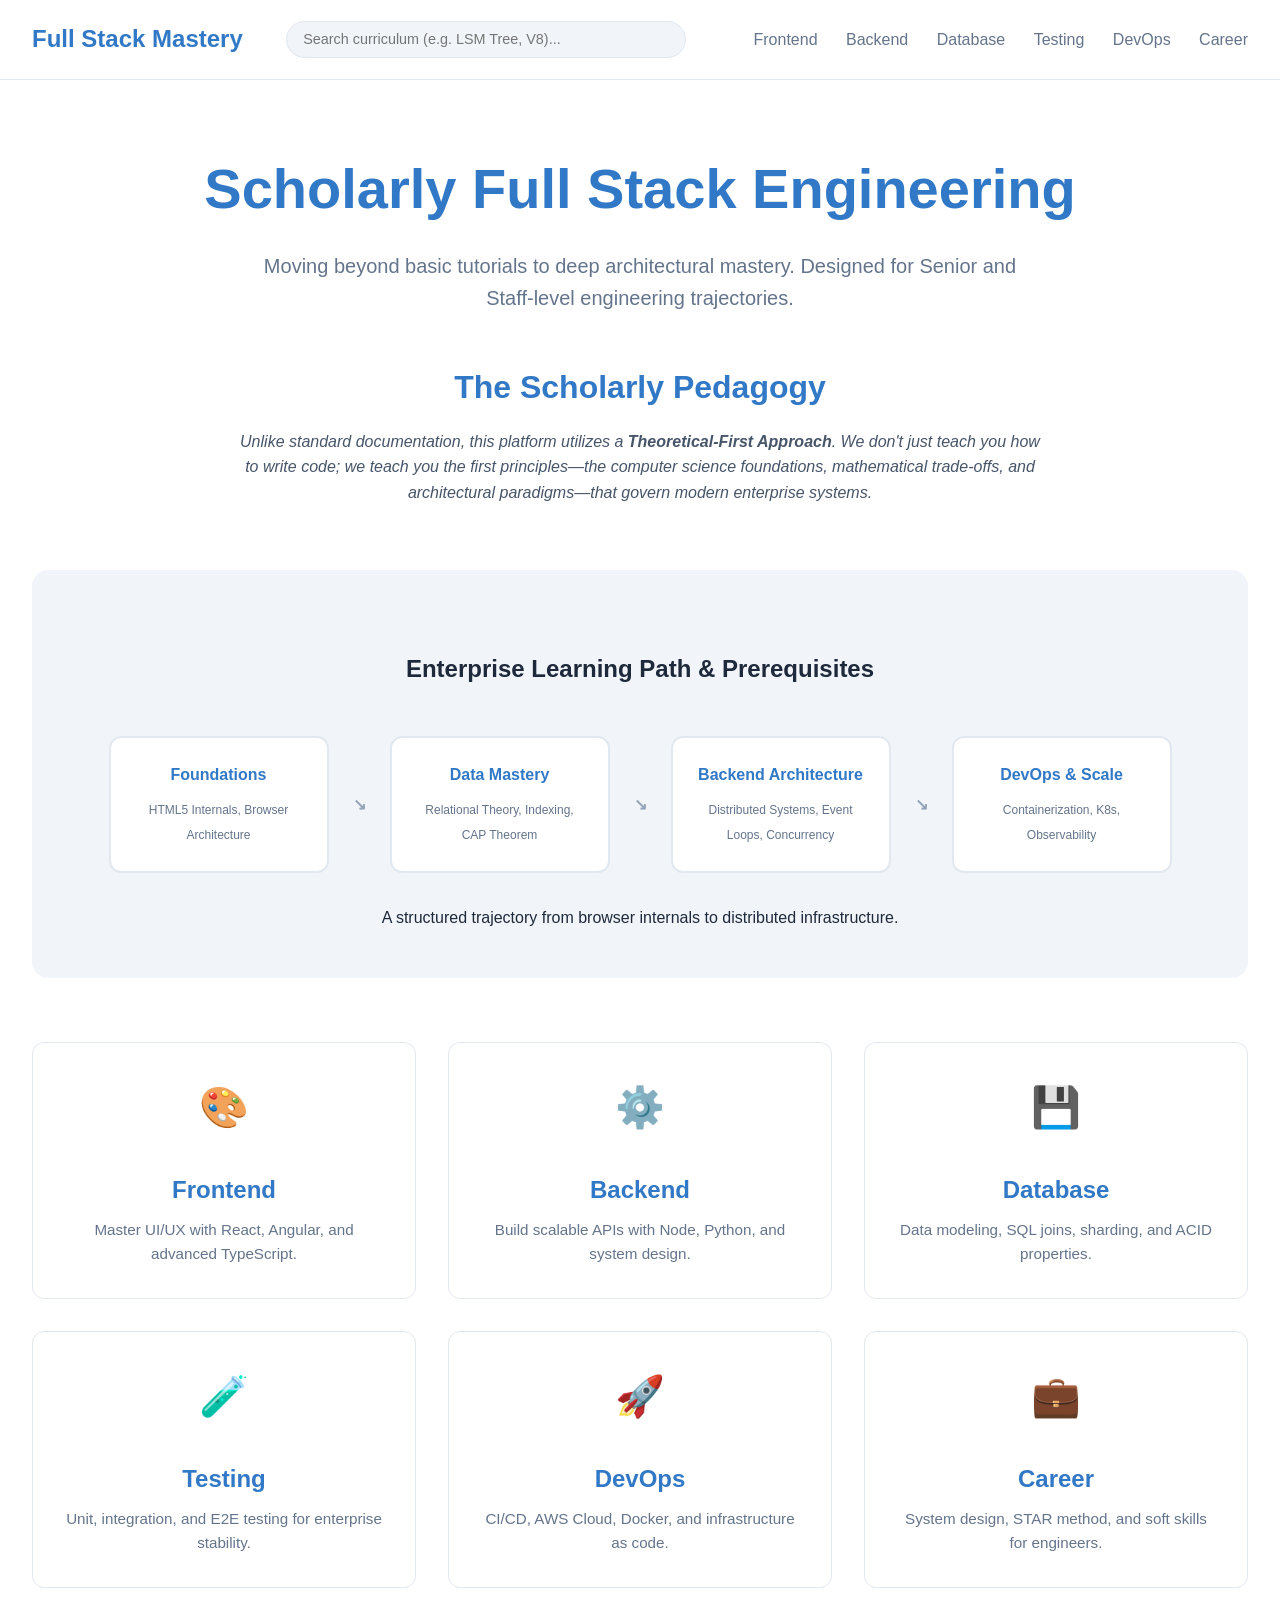
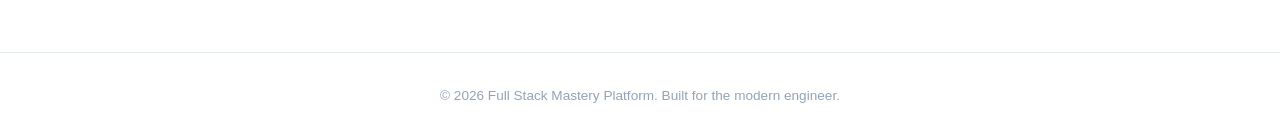
<file: index.html>
<!DOCTYPE html>
<html lang="en">
<head>
    <meta charset="UTF-8">
    <meta name="viewport" content="width=device-width, initial-scale=1.0">
    <meta http-equiv="X-UA-Compatible" content="ie=edge">
    <title>Full Stack Mastery | The Complete Path</title>
    <link rel="stylesheet" href="style.css">
</head>
<body class="home-page">
    <header class="main-header">
        <div class="header-container">
            <h1 class="site-title">Full Stack Mastery</h1>
            <div class="search-container">
                <input type="text" id="global-search" placeholder="Search curriculum (e.g. LSM Tree, V8)..." aria-label="Search">
                <div id="search-results" class="search-results-dropdown"></div>
            </div>
            <nav class="top-nav">
                <a href="frontend.html">Frontend</a>
                <a href="backend.html">Backend</a>
                <a href="database.html">Database</a>
                <a href="testing.html">Testing</a>
                <a href="devops.html">DevOps</a>
                <a href="career.html">Career</a>
            </nav>
        </div>
    </header>

    <main class="hero-section">
        <div class="hero-content">
            <h1>Scholarly Full Stack Engineering</h1>
            <p>Moving beyond basic tutorials to deep architectural mastery. Designed for Senior and Staff-level engineering trajectories.</p>
        </div>

        <!-- Pedagogy Section -->
        <div class="pedagogy-section">
            <h2>The Scholarly Pedagogy</h2>
            <p>Unlike standard documentation, this platform utilizes a <strong>Theoretical-First Approach</strong>. We don't just teach you <em>how</em> to write code; we teach you the <em>first principles</em>—the computer science foundations, mathematical trade-offs, and architectural paradigms—that govern modern enterprise systems.</p>
        </div>

        <!-- Enterprise Learning Path -->
        <div class="stack-map-container">
            <h3>Enterprise Learning Path & Prerequisites</h3>
            <div class="learning-path-viz">
                <div class="path-node" data-prereq="None">
                    <span class="node-title">Foundations</span>
                    <span class="node-desc">HTML5 Internals, Browser Architecture</span>
                </div>
                <div class="path-arrow">↘</div>
                <div class="path-node" data-prereq="Foundations">
                    <span class="node-title">Data Mastery</span>
                    <span class="node-desc">Relational Theory, Indexing, CAP Theorem</span>
                </div>
                <div class="path-arrow">↘</div>
                <div class="path-node" data-prereq="Data Mastery">
                    <span class="node-title">Backend Architecture</span>
                    <span class="node-desc">Distributed Systems, Event Loops, Concurrency</span>
                </div>
                <div class="path-arrow">↘</div>
                <div class="path-node" data-prereq="Backend Architecture">
                    <span class="node-title">DevOps & Scale</span>
                    <span class="node-desc">Containerization, K8s, Observability</span>
                </div>
            </div>
            <p class="diagram-caption">A structured trajectory from browser internals to distributed infrastructure.</p>
        </div>

        <!-- Domain Cards -->
        <div class="domain-grid">
            <a href="frontend.html" class="domain-card">
                <div class="card-icon">🎨</div>
                <h3>Frontend</h3>
                <p>Master UI/UX with React, Angular, and advanced TypeScript.</p>
            </a>
            <a href="backend.html" class="domain-card">
                <div class="card-icon">⚙️</div>
                <h3>Backend</h3>
                <p>Build scalable APIs with Node, Python, and system design.</p>
            </a>
            <a href="database.html" class="domain-card">
                <div class="card-icon">💾</div>
                <h3>Database</h3>
                <p>Data modeling, SQL joins, sharding, and ACID properties.</p>
            </a>
            <a href="testing.html" class="domain-card">
                <div class="card-icon">🧪</div>
                <h3>Testing</h3>
                <p>Unit, integration, and E2E testing for enterprise stability.</p>
            </a>
            <a href="devops.html" class="domain-card">
                <div class="card-icon">🚀</div>
                <h3>DevOps</h3>
                <p>CI/CD, AWS Cloud, Docker, and infrastructure as code.</p>
            </a>
            <a href="career.html" class="domain-card">
                <div class="card-icon">💼</div>
                <h3>Career</h3>
                <p>System design, STAR method, and soft skills for engineers.</p>
            </a>
        </div>
    </main>

    <footer class="main-footer">
        <p>&copy; 2026 Full Stack Mastery Platform. Built for the modern engineer.</p>
    </footer>

    <script src="script.js"></script>
</body>
</html>
</file>
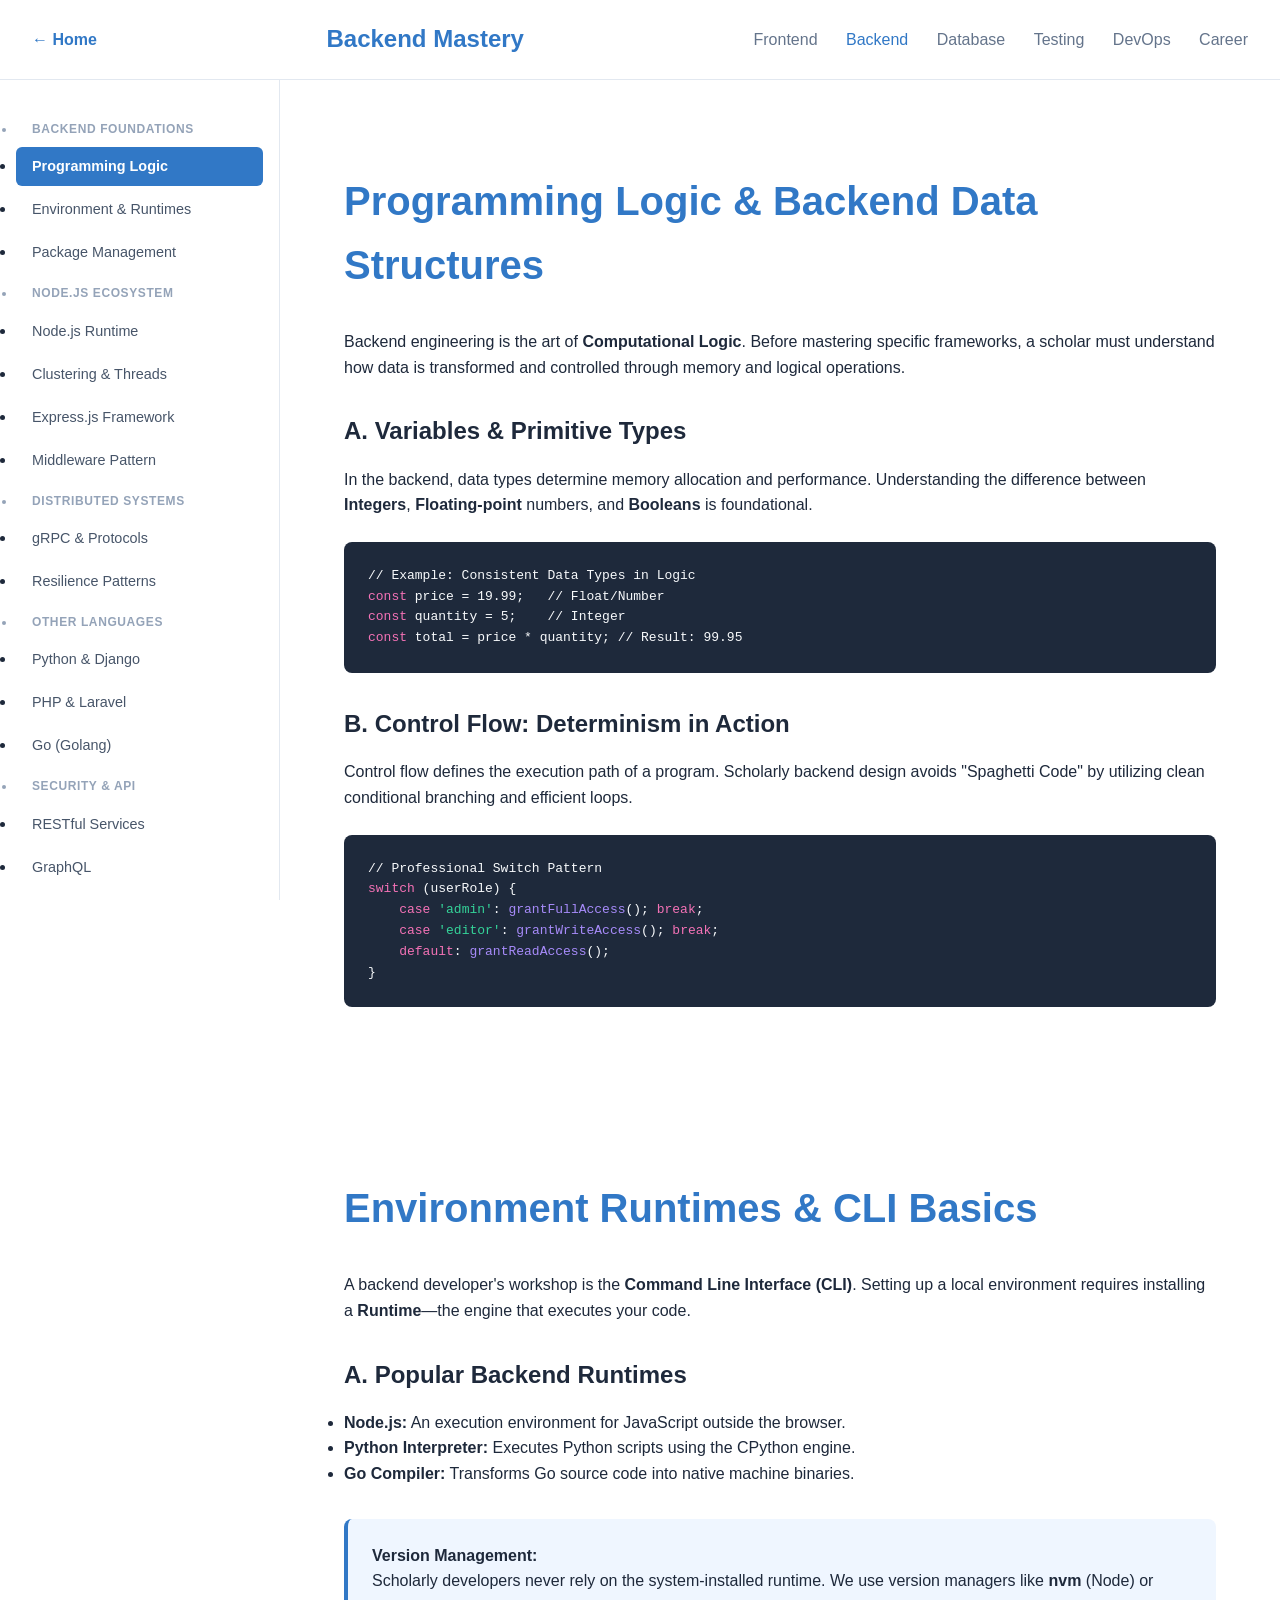
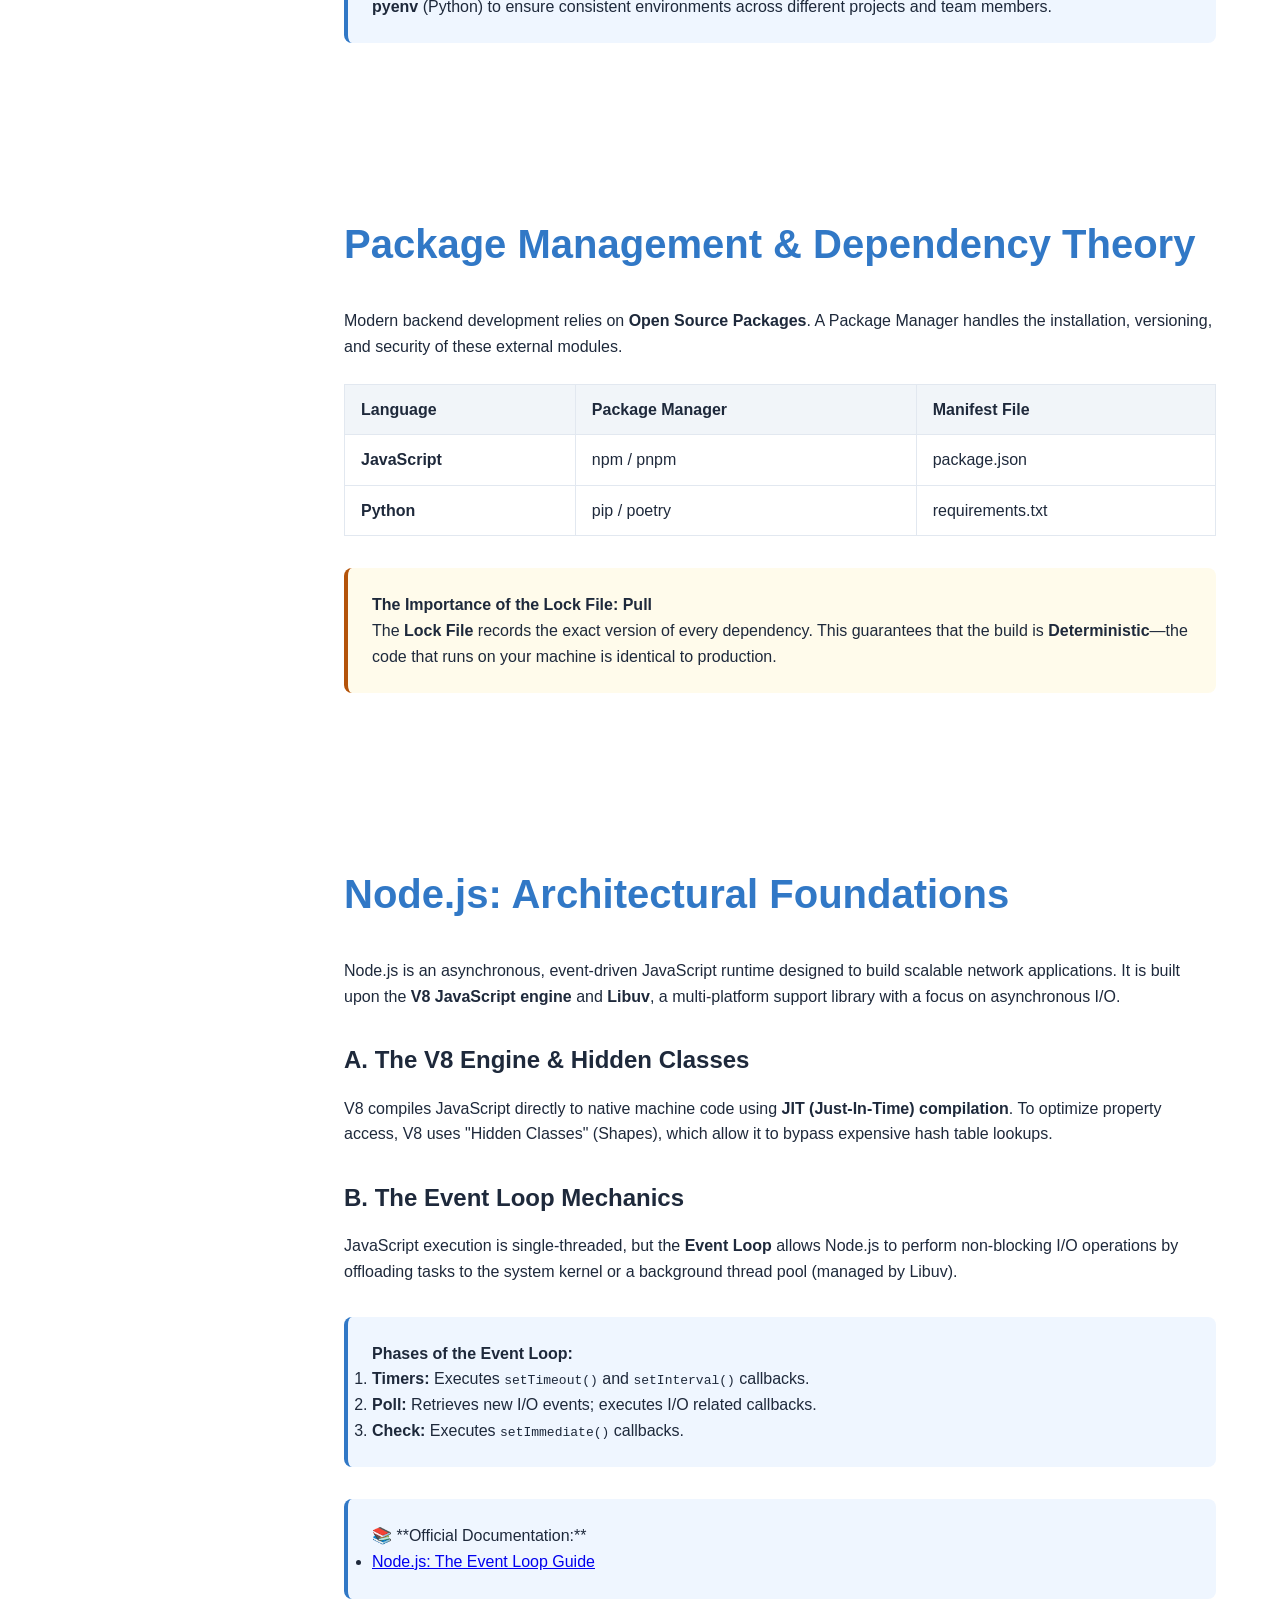
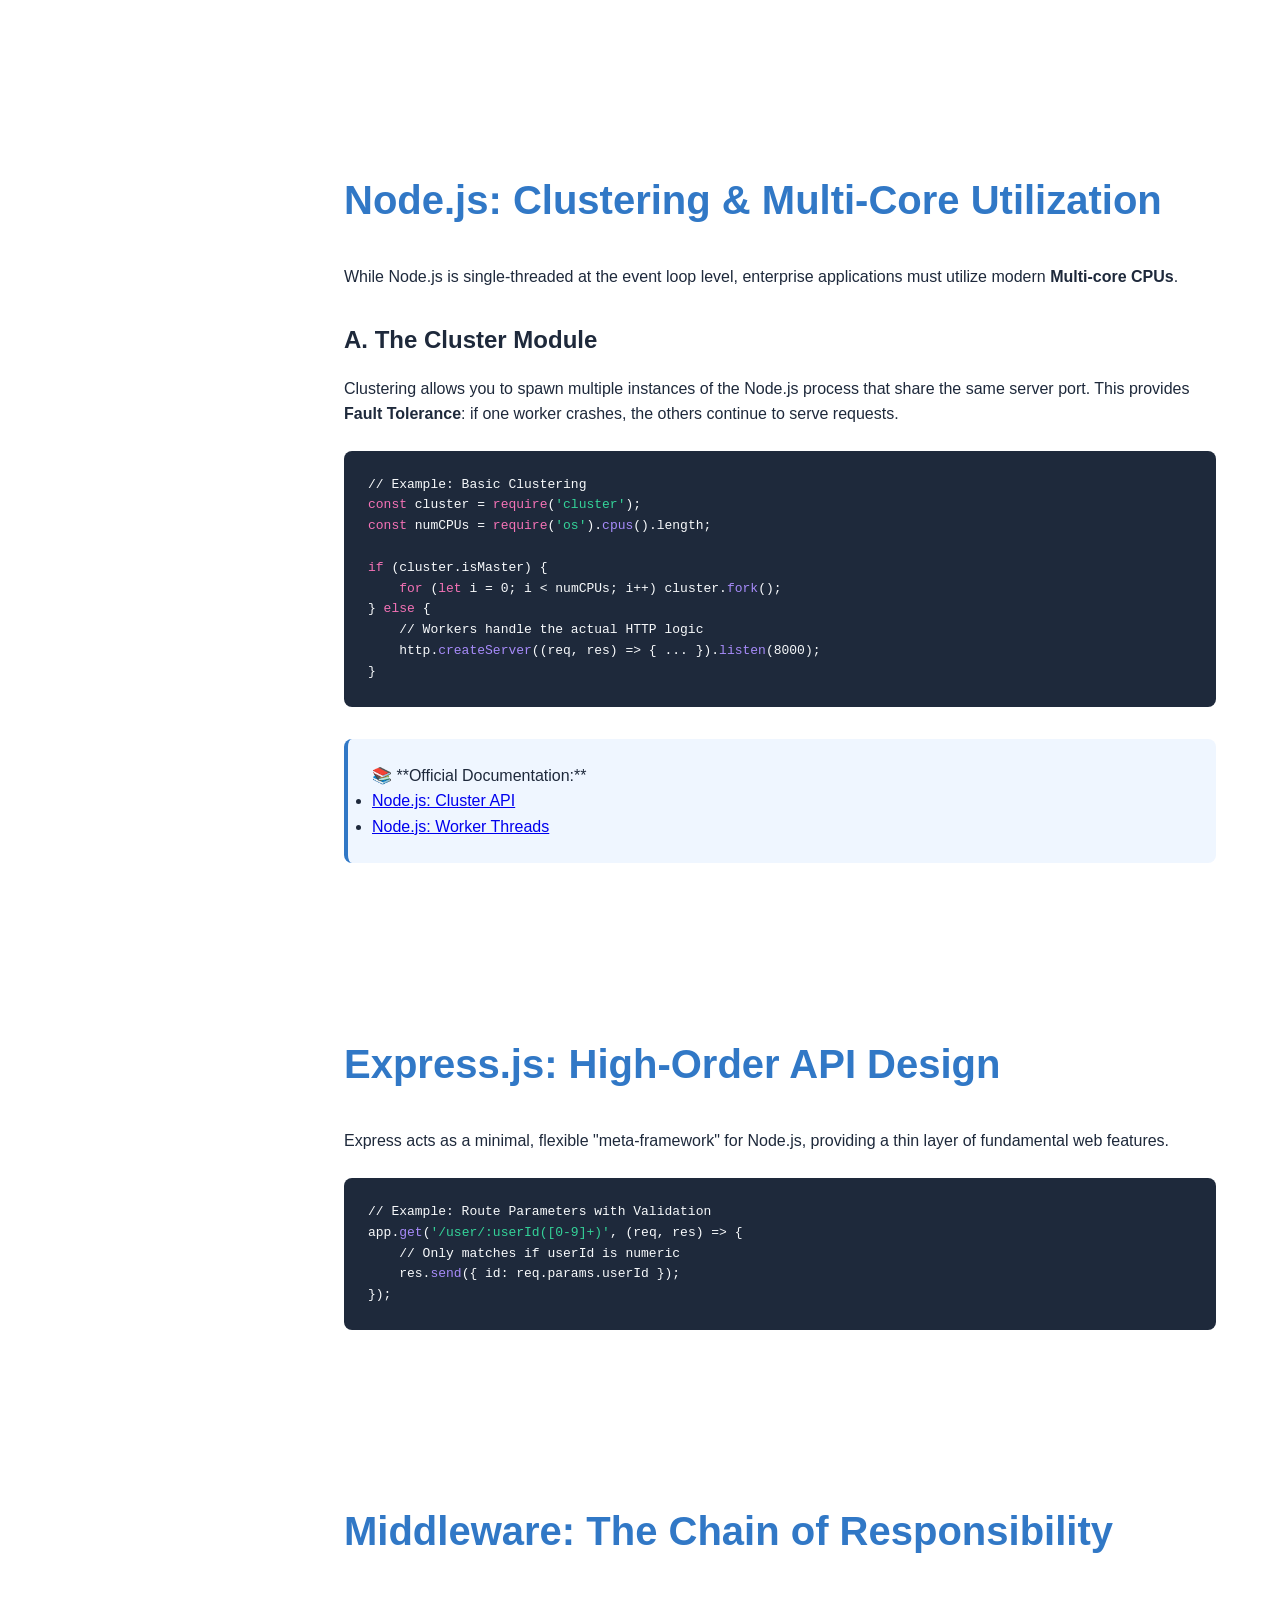
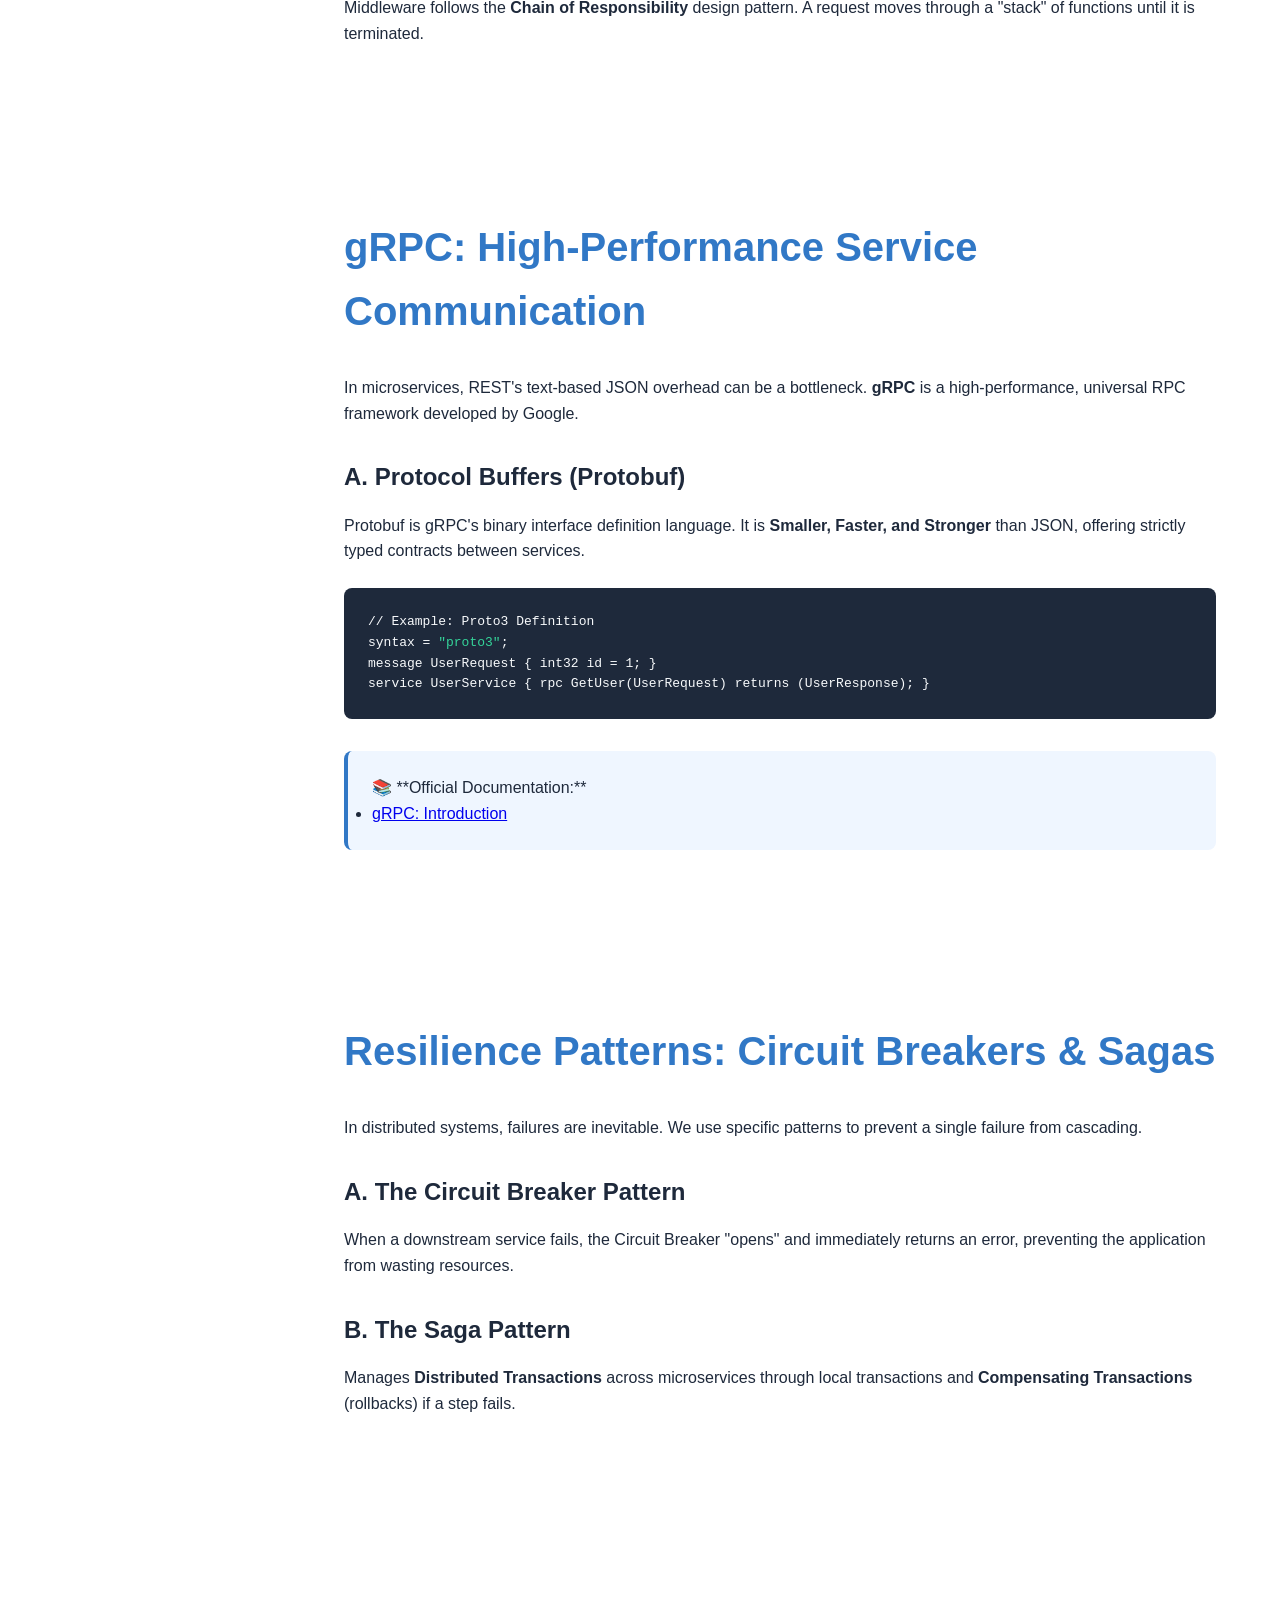
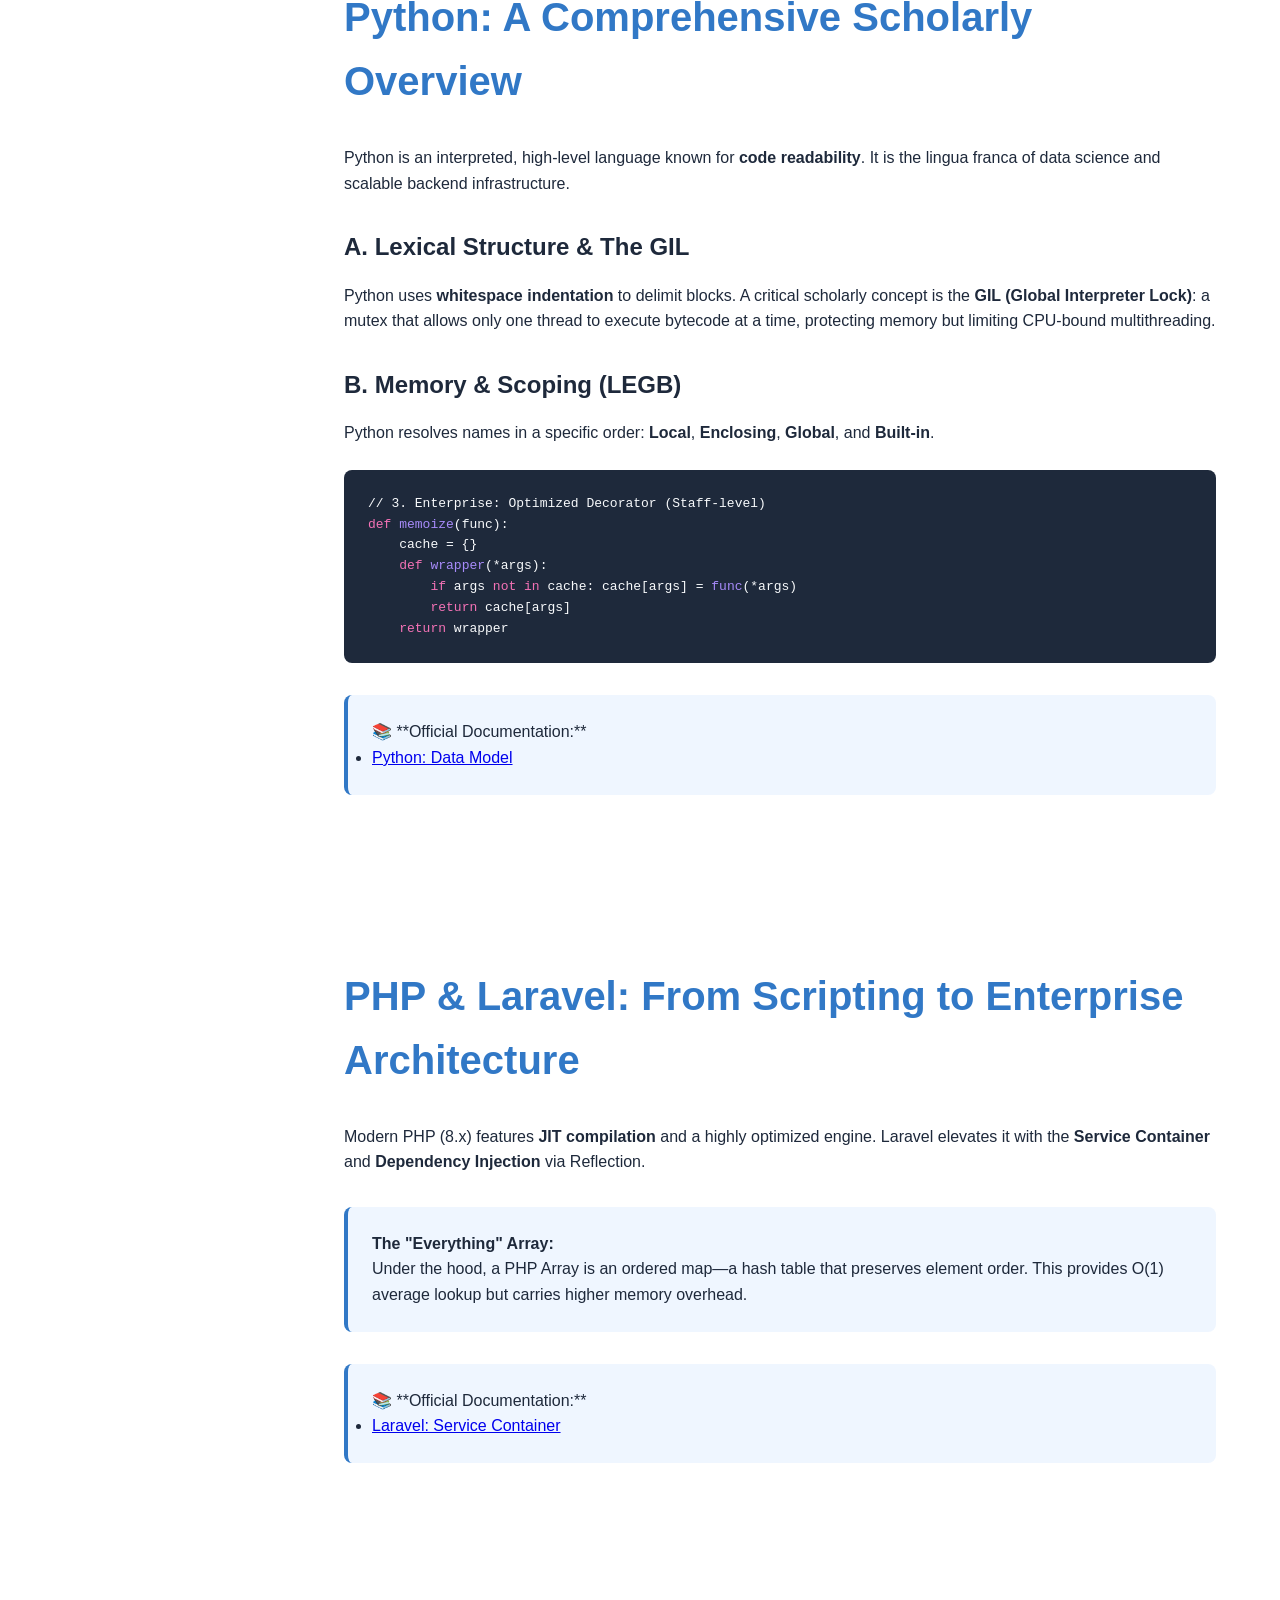
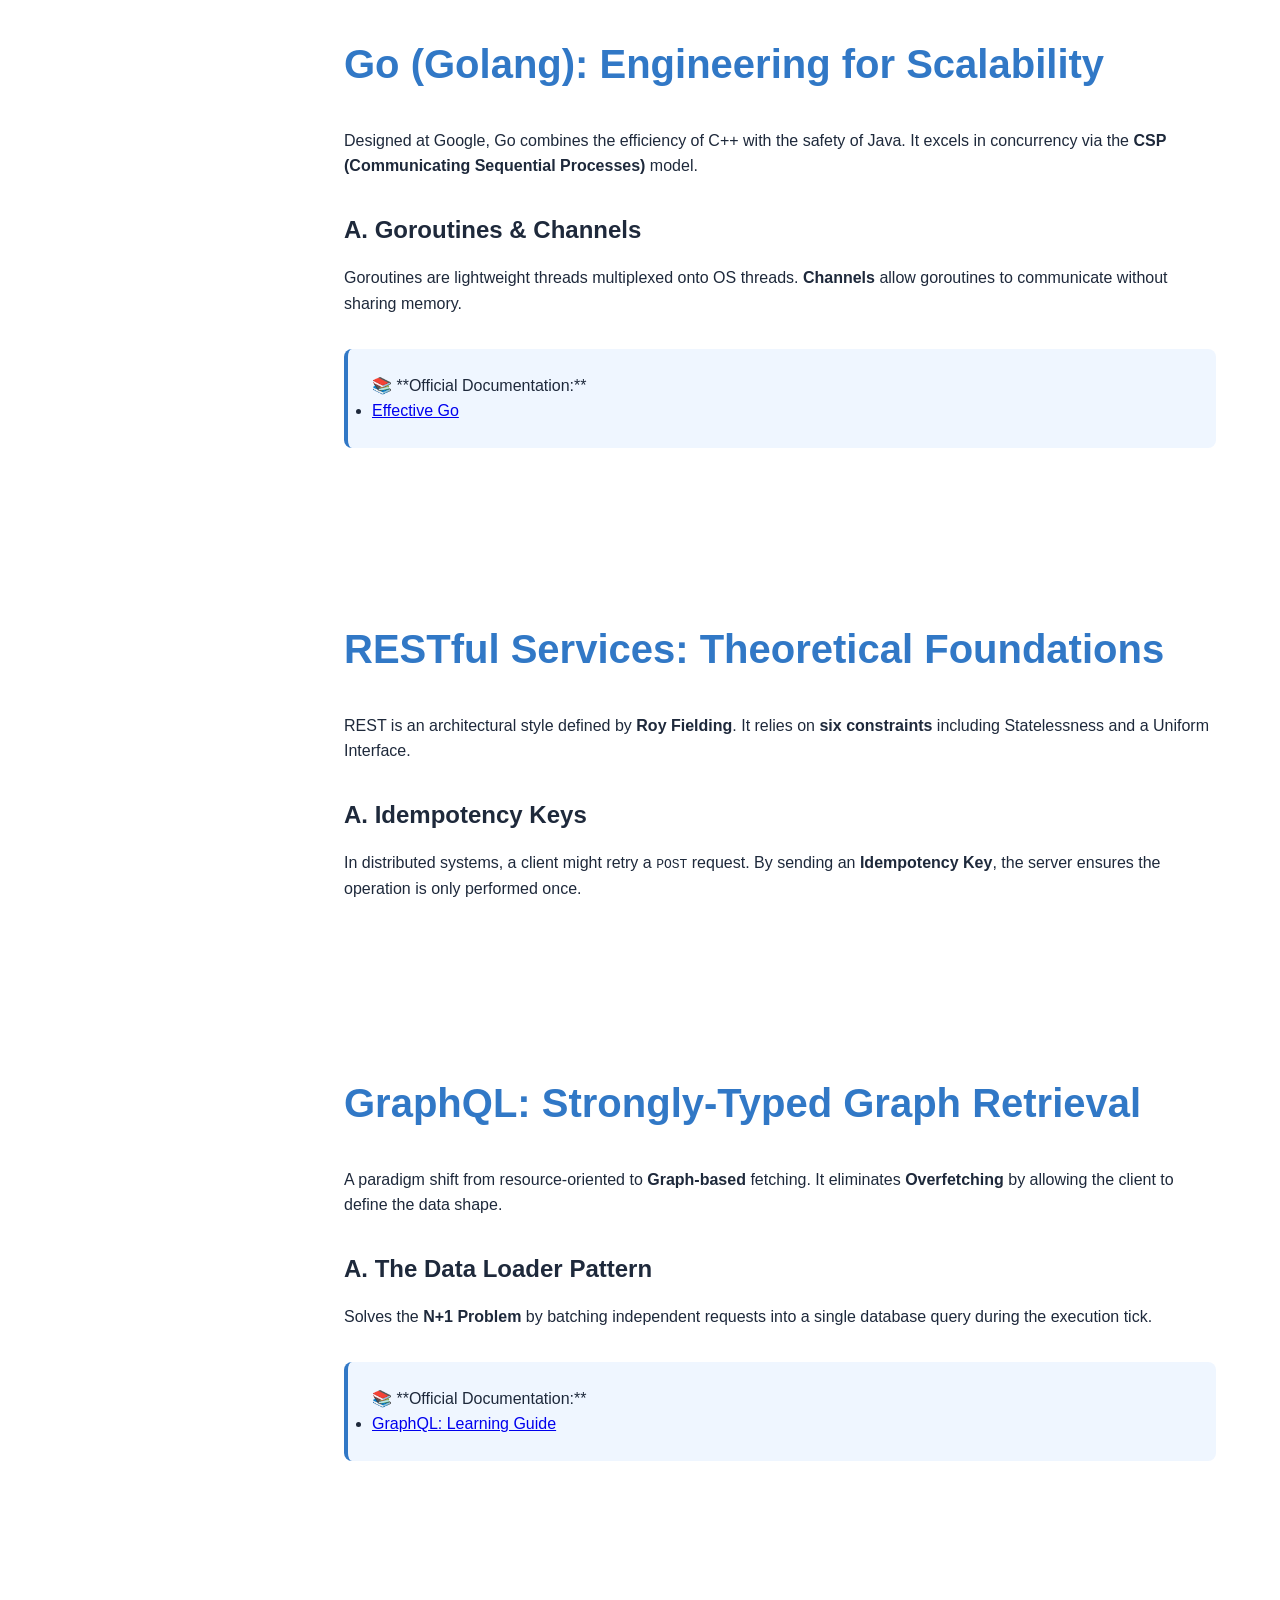
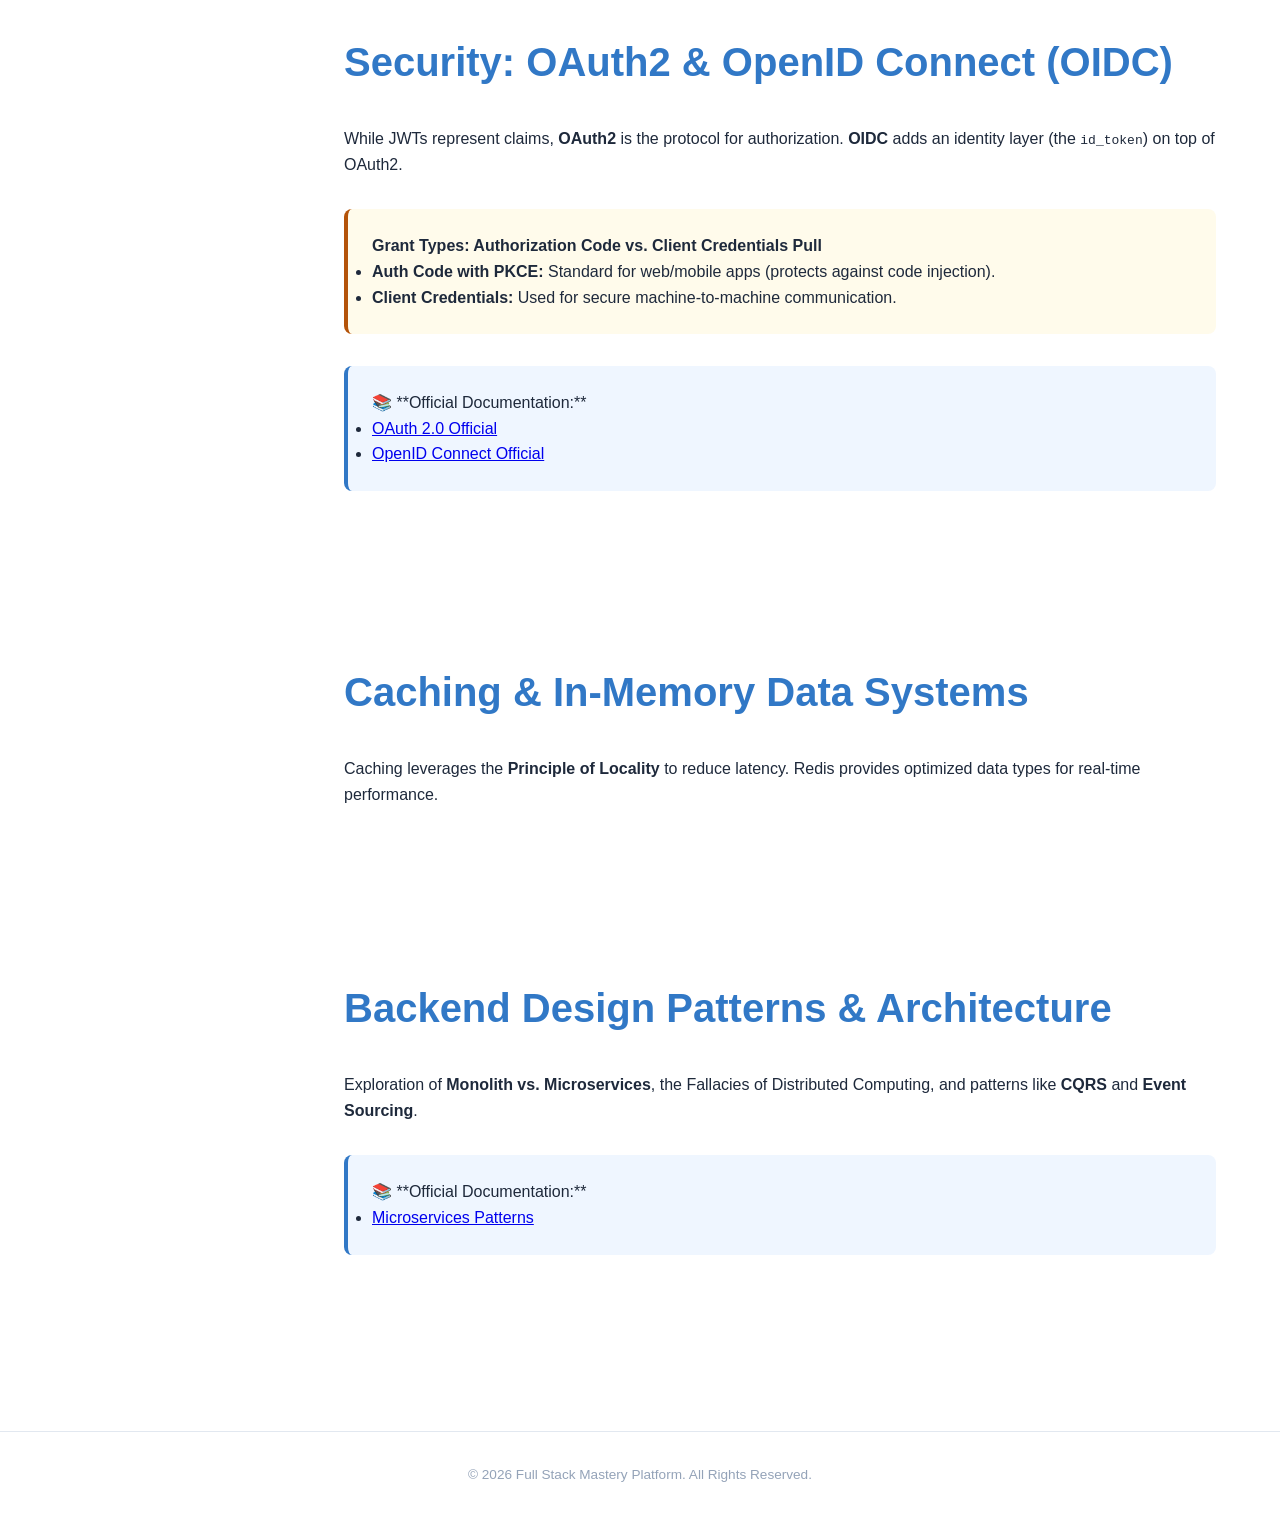
<file: backend.html>
<!DOCTYPE html>
<html lang="en">
<head>
    <meta charset="UTF-8">
    <meta name="viewport" content="width=device-width, initial-scale=1.0">
    <meta http-equiv="X-UA-Compatible" content="ie=edge">
    <title>Backend Mastery | Full Stack Platform</title>
    <link rel="stylesheet" href="style.css">
</head>
<body>
    <header class="main-header">
        <div class="header-container">
            <a href="index.html" class="back-link">← Home</a>
            <h1 class="site-title">Backend Mastery</h1>
            <nav class="top-nav">
                <a href="frontend.html">Frontend</a>
                <a href="backend.html" class="active">Backend</a>
                <a href="database.html">Database</a>
                <a href="testing.html">Testing</a>
                <a href="devops.html">DevOps</a>
                <a href="career.html">Career</a>
            </nav>
        </div>
    </header>

    <div class="app-container">
        <nav class="sidebar" id="sidebar">
            <ul class="nav-links">
                <li class="nav-group">Backend Foundations</li>
                <li><a href="#logic-foundations" class="nav-link active">Programming Logic</a></li>
                <li><a href="#environment-setup" class="nav-link">Environment & Runtimes</a></li>
                <li><a href="#package-management" class="nav-link">Package Management</a></li>
                <li class="nav-group">Node.js Ecosystem</li>
                <li><a href="#node-runtime" class="nav-link">Node.js Runtime</a></li>
                <li><a href="#node-advanced" class="nav-link">Clustering & Threads</a></li>
                <li><a href="#express-js" class="nav-link">Express.js Framework</a></li>
                <li><a href="#middleware" class="nav-link">Middleware Pattern</a></li>
                <li class="nav-group">Distributed Systems</li>
                <li><a href="#communication-protocols" class="nav-link">gRPC & Protocols</a></li>
                <li><a href="#distributed-patterns" class="nav-link">Resilience Patterns</a></li>
                <li class="nav-group">Other Languages</li>
                <li><a href="#python-django" class="nav-link">Python & Django</a></li>
                <li><a href="#php-laravel" class="nav-link">PHP & Laravel</a></li>
                <li><a href="#go-lang" class="nav-link">Go (Golang)</a></li>
                <li class="nav-group">Security & API</li>
                <li><a href="#rest-api" class="nav-link">RESTful Services</a></li>
                <li><a href="#graphql" class="nav-link">GraphQL</a></li>
                <li><a href="#auth-deep-dive" class="nav-link">OAuth2 & OIDC</a></li>
                <li class="nav-group">Optimization</li>
                <li><a href="#caching" class="nav-link">Caching & Redis</a></li>
                <li><a href="#design-patterns" class="nav-link">System Architecture</a></li>
            </ul>
        </nav>

        <main class="content-area" id="content">
            <!-- 1. Backend Foundations -->
            <section id="logic-foundations" class="lesson-section active">
                <h2>Programming Logic & Backend Data Structures</h2>
                <p>Backend engineering is the art of <strong>Computational Logic</strong>. Before mastering specific frameworks, a scholar must understand how data is transformed and controlled through memory and logical operations.</p>
                
                <h3>A. Variables & Primitive Types</h3>
                <p>In the backend, data types determine memory allocation and performance. Understanding the difference between <strong>Integers</strong>, <strong>Floating-point</strong> numbers, and <strong>Booleans</strong> is foundational.</p>
                
                <div class="code-block">
                    <pre><code><span class="comment">// Example: Consistent Data Types in Logic</span>
<span class="keyword">const</span> price = <span class="number">19.99</span>;   <span class="comment">// Float/Number</span>
<span class="keyword">const</span> quantity = <span class="number">5</span>;    <span class="comment">// Integer</span>
<span class="keyword">const</span> total = price * quantity; <span class="comment">// Result: 99.95</span></code></pre>
                </div>

                <h3>B. Control Flow: Determinism in Action</h3>
                <p>Control flow defines the execution path of a program. Scholarly backend design avoids "Spaghetti Code" by utilizing clean conditional branching and efficient loops.</p>
                
                <div class="code-block">
                    <pre><code><span class="comment">// Professional Switch Pattern</span>
<span class="keyword">switch</span> (userRole) {
    <span class="keyword">case</span> <span class="string">'admin'</span>: <span class="function">grantFullAccess</span>(); <span class="keyword">break</span>;
    <span class="keyword">case</span> <span class="string">'editor'</span>: <span class="function">grantWriteAccess</span>(); <span class="keyword">break</span>;
    <span class="keyword">default</span>: <span class="function">grantReadAccess</span>();
}</code></pre>
                </div>
            </section>

            <!-- 2. Environment Setup -->
            <section id="environment-setup" class="lesson-section">
                <h2>Environment Runtimes & CLI Basics</h2>
                <p>A backend developer's workshop is the <strong>Command Line Interface (CLI)</strong>. Setting up a local environment requires installing a <strong>Runtime</strong>—the engine that executes your code.</p>
                
                <h3>A. Popular Backend Runtimes</h3>
                <ul>
                    <li><strong>Node.js:</strong> An execution environment for JavaScript outside the browser.</li>
                    <li><strong>Python Interpreter:</strong> Executes Python scripts using the CPython engine.</li>
                    <li><strong>Go Compiler:</strong> Transforms Go source code into native machine binaries.</li>
                </ul>

                <div class="note-box">
                    <strong>Version Management:</strong>
                    <p>Scholarly developers never rely on the system-installed runtime. We use version managers like <strong>nvm</strong> (Node) or <strong>pyenv</strong> (Python) to ensure consistent environments across different projects and team members.</p>
                </div>
            </section>

            <!-- 3. Package Management -->
            <section id="package-management" class="lesson-section">
                <h2>Package Management & Dependency Theory</h2>
                <p>Modern backend development relies on <strong>Open Source Packages</strong>. A Package Manager handles the installation, versioning, and security of these external modules.</p>
                
                <table>
                    <thead>
                        <tr>
                            <th>Language</th>
                            <th>Package Manager</th>
                            <th>Manifest File</th>
                        </tr>
                    </thead>
                    <tbody>
                        <tr>
                            <td><strong>JavaScript</strong></td>
                            <td>npm / pnpm</td>
                            <td>package.json</td>
                        </tr>
                        <tr>
                            <td><strong>Python</strong></td>
                            <td>pip / poetry</td>
                            <td>requirements.txt</td>
                        </tr>
                    </tbody>
                </table>

                <div class="pro-tip-box">
                    <strong>The Importance of the Lock File: Pull</strong>
                    <p>The <strong>Lock File</strong> records the exact version of every dependency. This guarantees that the build is <strong>Deterministic</strong>—the code that runs on your machine is identical to production.</p>
                </div>
            </section>

            <!-- 4. Node.js Runtime: The Scholarly Perspective -->
            <section id="node-runtime" class="lesson-section">
                <h2>Node.js: Architectural Foundations</h2>
                <p>Node.js is an asynchronous, event-driven JavaScript runtime designed to build scalable network applications. It is built upon the <strong>V8 JavaScript engine</strong> and <strong>Libuv</strong>, a multi-platform support library with a focus on asynchronous I/O.</p>
                
                <h3>A. The V8 Engine & Hidden Classes</h3>
                <p>V8 compiles JavaScript directly to native machine code using <strong>JIT (Just-In-Time) compilation</strong>. To optimize property access, V8 uses "Hidden Classes" (Shapes), which allow it to bypass expensive hash table lookups.</p>

                <h3>B. The Event Loop Mechanics</h3>
                <p>JavaScript execution is single-threaded, but the <strong>Event Loop</strong> allows Node.js to perform non-blocking I/O operations by offloading tasks to the system kernel or a background thread pool (managed by Libuv).</p>
                
                <div class="note-box">
                    <strong>Phases of the Event Loop:</strong>
                    <ol>
                        <li><strong>Timers:</strong> Executes <code>setTimeout()</code> and <code>setInterval()</code> callbacks.</li>
                        <li><strong>Poll:</strong> Retrieves new I/O events; executes I/O related callbacks.</li>
                        <li><strong>Check:</strong> Executes <code>setImmediate()</code> callbacks.</li>
                    </ol>
                </div>

                <div class="note-box">
                    📚 **Official Documentation:**
                    <ul>
                        <li><a href="https://nodejs.org/en/docs/guides/event-loop-timers-and-nexttick/">Node.js: The Event Loop Guide</a></li>
                    </ul>
                </div>
            </section>

            <!-- 5. Node.js Advanced: Beyond the Single Thread -->
            <section id="node-advanced" class="lesson-section">
                <h2>Node.js: Clustering & Multi-Core Utilization</h2>
                <p>While Node.js is single-threaded at the event loop level, enterprise applications must utilize modern <strong>Multi-core CPUs</strong>.</p>
                
                <h3>A. The Cluster Module</h3>
                <p>Clustering allows you to spawn multiple instances of the Node.js process that share the same server port. This provides <strong>Fault Tolerance</strong>: if one worker crashes, the others continue to serve requests.</p>

                <div class="code-block">
                    <pre><code><span class="comment">// Example: Basic Clustering</span>
<span class="keyword">const</span> cluster = <span class="keyword">require</span>(<span class="string">'cluster'</span>);
<span class="keyword">const</span> numCPUs = <span class="keyword">require</span>(<span class="string">'os'</span>).<span class="function">cpus</span>().length;

<span class="keyword">if</span> (cluster.isMaster) {
    <span class="keyword">for</span> (<span class="keyword">let</span> i = <span class="number">0</span>; i < numCPUs; i++) cluster.<span class="function">fork</span>();
} <span class="keyword">else</span> {
    <span class="comment">// Workers handle the actual HTTP logic</span>
    http.<span class="function">createServer</span>((req, res) => { ... }).<span class="function">listen</span>(<span class="number">8000</span>);
}</code></pre>
                </div>

                <div class="note-box">
                    📚 **Official Documentation:**
                    <ul>
                        <li><a href="https://nodejs.org/api/cluster.html">Node.js: Cluster API</a></li>
                        <li><a href="https://nodejs.org/api/worker_threads.html">Node.js: Worker Threads</a></li>
                    </ul>
                </div>
            </section>

            <!-- 6. Express.js -->
            <section id="express-js" class="lesson-section">
                <h2>Express.js: High-Order API Design</h2>
                <p>Express acts as a minimal, flexible "meta-framework" for Node.js, providing a thin layer of fundamental web features.</p>
                
                <div class="code-block">
                    <pre><code><span class="comment">// Example: Route Parameters with Validation</span>
app.<span class="function">get</span>(<span class="string">'/user/:userId([0-9]+)'</span>, (req, res) => {
    <span class="comment">// Only matches if userId is numeric</span>
    res.<span class="function">send</span>({ id: req.params.userId });
});</code></pre>
                </div>
            </section>

            <!-- 7. Middleware -->
            <section id="middleware" class="lesson-section">
                <h2>Middleware: The Chain of Responsibility</h2>
                <p>Middleware follows the <strong>Chain of Responsibility</strong> design pattern. A request moves through a "stack" of functions until it is terminated.</p>
            </section>

            <!-- 8. gRPC & Protocol Buffers -->
            <section id="communication-protocols" class="lesson-section">
                <h2>gRPC: High-Performance Service Communication</h2>
                <p>In microservices, REST's text-based JSON overhead can be a bottleneck. <strong>gRPC</strong> is a high-performance, universal RPC framework developed by Google.</p>
                
                <h3>A. Protocol Buffers (Protobuf)</h3>
                <p>Protobuf is gRPC's binary interface definition language. It is <strong>Smaller, Faster, and Stronger</strong> than JSON, offering strictly typed contracts between services.</p>

                <div class="code-block">
                    <pre><code><span class="comment">// Example: Proto3 Definition</span>
syntax = <span class="string">"proto3"</span>;
message UserRequest { int32 id = <span class="number">1</span>; }
service UserService { rpc GetUser(UserRequest) returns (UserResponse); }</code></pre>
                </div>

                <div class="note-box">
                    📚 **Official Documentation:**
                    <ul>
                        <li><a href="https://grpc.io/docs/what-is-grpc/introduction/">gRPC: Introduction</a></li>
                    </ul>
                </div>
            </section>

            <!-- 9. Distributed Resilience Patterns -->
            <section id="distributed-patterns" class="lesson-section">
                <h2>Resilience Patterns: Circuit Breakers & Sagas</h2>
                <p>In distributed systems, failures are inevitable. We use specific patterns to prevent a single failure from cascading.</p>
                
                <h3>A. The Circuit Breaker Pattern</h3>
                <p>When a downstream service fails, the Circuit Breaker "opens" and immediately returns an error, preventing the application from wasting resources.</p>
                
                <h3>B. The Saga Pattern</h3>
                <p>Manages <strong>Distributed Transactions</strong> across microservices through local transactions and <strong>Compensating Transactions</strong> (rollbacks) if a step fails.</p>
            </section>

            <!-- 10. Python: The Scholarly Guide -->
            <section id="python-django" class="lesson-section">
                <h2>Python: A Comprehensive Scholarly Overview</h2>
                <p>Python is an interpreted, high-level language known for <strong>code readability</strong>. It is the lingua franca of data science and scalable backend infrastructure.</p>
                
                <h3>A. Lexical Structure & The GIL</h3>
                <p>Python uses <strong>whitespace indentation</strong> to delimit blocks. A critical scholarly concept is the <strong>GIL (Global Interpreter Lock)</strong>: a mutex that allows only one thread to execute bytecode at a time, protecting memory but limiting CPU-bound multithreading.</p>
                
                <h3>B. Memory & Scoping (LEGB)</h3>
                <p>Python resolves names in a specific order: <strong>Local</strong>, <strong>Enclosing</strong>, <strong>Global</strong>, and <strong>Built-in</strong>.</p>

                <div class="code-block">
                    <pre><code><span class="comment">// 3. Enterprise: Optimized Decorator (Staff-level)</span>
<span class="keyword">def</span> <span class="function">memoize</span>(func):
    cache = {}
    <span class="keyword">def</span> <span class="function">wrapper</span>(*args):
        <span class="keyword">if</span> args <span class="keyword">not in</span> cache: cache[args] = <span class="function">func</span>(*args)
        <span class="keyword">return</span> cache[args]
    <span class="keyword">return</span> wrapper</code></pre>
                </div>

                <div class="note-box">
                    📚 **Official Documentation:**
                    <ul>
                        <li><a href="https://docs.python.org/3/reference/datamodel.html">Python: Data Model</a></li>
                    </ul>
                </div>
            </section>

            <!-- 11. PHP & Laravel: Scholarly Analysis -->
            <section id="php-laravel" class="lesson-section">
                <h2>PHP & Laravel: From Scripting to Enterprise Architecture</h2>
                <p>Modern PHP (8.x) features <strong>JIT compilation</strong> and a highly optimized engine. Laravel elevates it with the <strong>Service Container</strong> and <strong>Dependency Injection</strong> via Reflection.</p>
                
                <div class="note-box">
                    <strong>The "Everything" Array:</strong>
                    <p>Under the hood, a PHP Array is an ordered map—a hash table that preserves element order. This provides O(1) average lookup but carries higher memory overhead.</p>
                </div>

                <div class="note-box">
                    📚 **Official Documentation:**
                    <ul>
                        <li><a href="https://laravel.com/docs/container">Laravel: Service Container</a></li>
                    </ul>
                </div>
            </section>

            <!-- 12. Go: Systems Engineering -->
            <section id="go-lang" class="lesson-section">
                <h2>Go (Golang): Engineering for Scalability</h2>
                <p>Designed at Google, Go combines the efficiency of C++ with the safety of Java. It excels in concurrency via the <strong>CSP (Communicating Sequential Processes)</strong> model.</p>
                
                <h3>A. Goroutines & Channels</h3>
                <p>Goroutines are lightweight threads multiplexed onto OS threads. <strong>Channels</strong> allow goroutines to communicate without sharing memory.</p>
                
                <div class="note-box">
                    📚 **Official Documentation:**
                    <ul>
                        <li><a href="https://go.dev/doc/effective_go">Effective Go</a></li>
                    </ul>
                </div>
            </section>

            <!-- 13. RESTful Services -->
            <section id="rest-api" class="lesson-section">
                <h2>RESTful Services: Theoretical Foundations</h2>
                <p>REST is an architectural style defined by <strong>Roy Fielding</strong>. It relies on <strong>six constraints</strong> including Statelessness and a Uniform Interface.</p>
                
                <h3>A. Idempotency Keys</h3>
                <p>In distributed systems, a client might retry a <code>POST</code> request. By sending an <strong>Idempotency Key</strong>, the server ensures the operation is only performed once.</p>
            </section>

            <!-- 14. GraphQL -->
            <section id="graphql" class="lesson-section">
                <h2>GraphQL: Strongly-Typed Graph Retrieval</h2>
                <p>A paradigm shift from resource-oriented to <strong>Graph-based</strong> fetching. It eliminates <strong>Overfetching</strong> by allowing the client to define the data shape.</p>
                
                <h3>A. The Data Loader Pattern</h3>
                <p>Solves the <strong>N+1 Problem</strong> by batching independent requests into a single database query during the execution tick.</p>
                
                <div class="note-box">
                    📚 **Official Documentation:**
                    <ul>
                        <li><a href="https://graphql.org/learn/">GraphQL: Learning Guide</a></li>
                    </ul>
                </div>
            </section>

            <!-- 15. OAuth2 & OIDC -->
            <section id="auth-deep-dive" class="lesson-section">
                <h2>Security: OAuth2 & OpenID Connect (OIDC)</h2>
                <p>While JWTs represent claims, <strong>OAuth2</strong> is the protocol for authorization. <strong>OIDC</strong> adds an identity layer (the <code>id_token</code>) on top of OAuth2.</p>
                
                <div class="pro-tip-box">
                    <strong>Grant Types: Authorization Code vs. Client Credentials Pull</strong>
                    <ul>
                        <li><strong>Auth Code with PKCE:</strong> Standard for web/mobile apps (protects against code injection).</li>
                        <li><strong>Client Credentials:</strong> Used for secure machine-to-machine communication.</li>
                    </ul>
                </div>

                <div class="note-box">
                    📚 **Official Documentation:**
                    <ul>
                        <li><a href="https://oauth.net/2/">OAuth 2.0 Official</a></li>
                        <li><a href="https://openid.net/connect/">OpenID Connect Official</a></li>
                    </ul>
                </div>
            </section>

            <!-- 16. Caching & Redis -->
            <section id="caching" class="lesson-section">
                <h2>Caching & In-Memory Data Systems</h2>
                <p>Caching leverages the <strong>Principle of Locality</strong> to reduce latency. Redis provides optimized data types for real-time performance.</p>
            </section>

            <!-- 17. System Architecture -->
            <section id="design-patterns" class="lesson-section">
                <h2>Backend Design Patterns & Architecture</h2>
                <p>Exploration of <strong>Monolith vs. Microservices</strong>, the Fallacies of Distributed Computing, and patterns like <strong>CQRS</strong> and <strong>Event Sourcing</strong>.</p>
                
                <div class="note-box">
                    📚 **Official Documentation:**
                    <ul>
                        <li><a href="https://microservices.io/">Microservices Patterns</a></li>
                    </ul>
                </div>
            </section>
        </main>
    </div>

    <footer class="main-footer">
        <p>&copy; 2026 Full Stack Mastery Platform. All Rights Reserved.</p>
    </footer>

    <script src="script.js"></script>
</body>
</html>
</file>
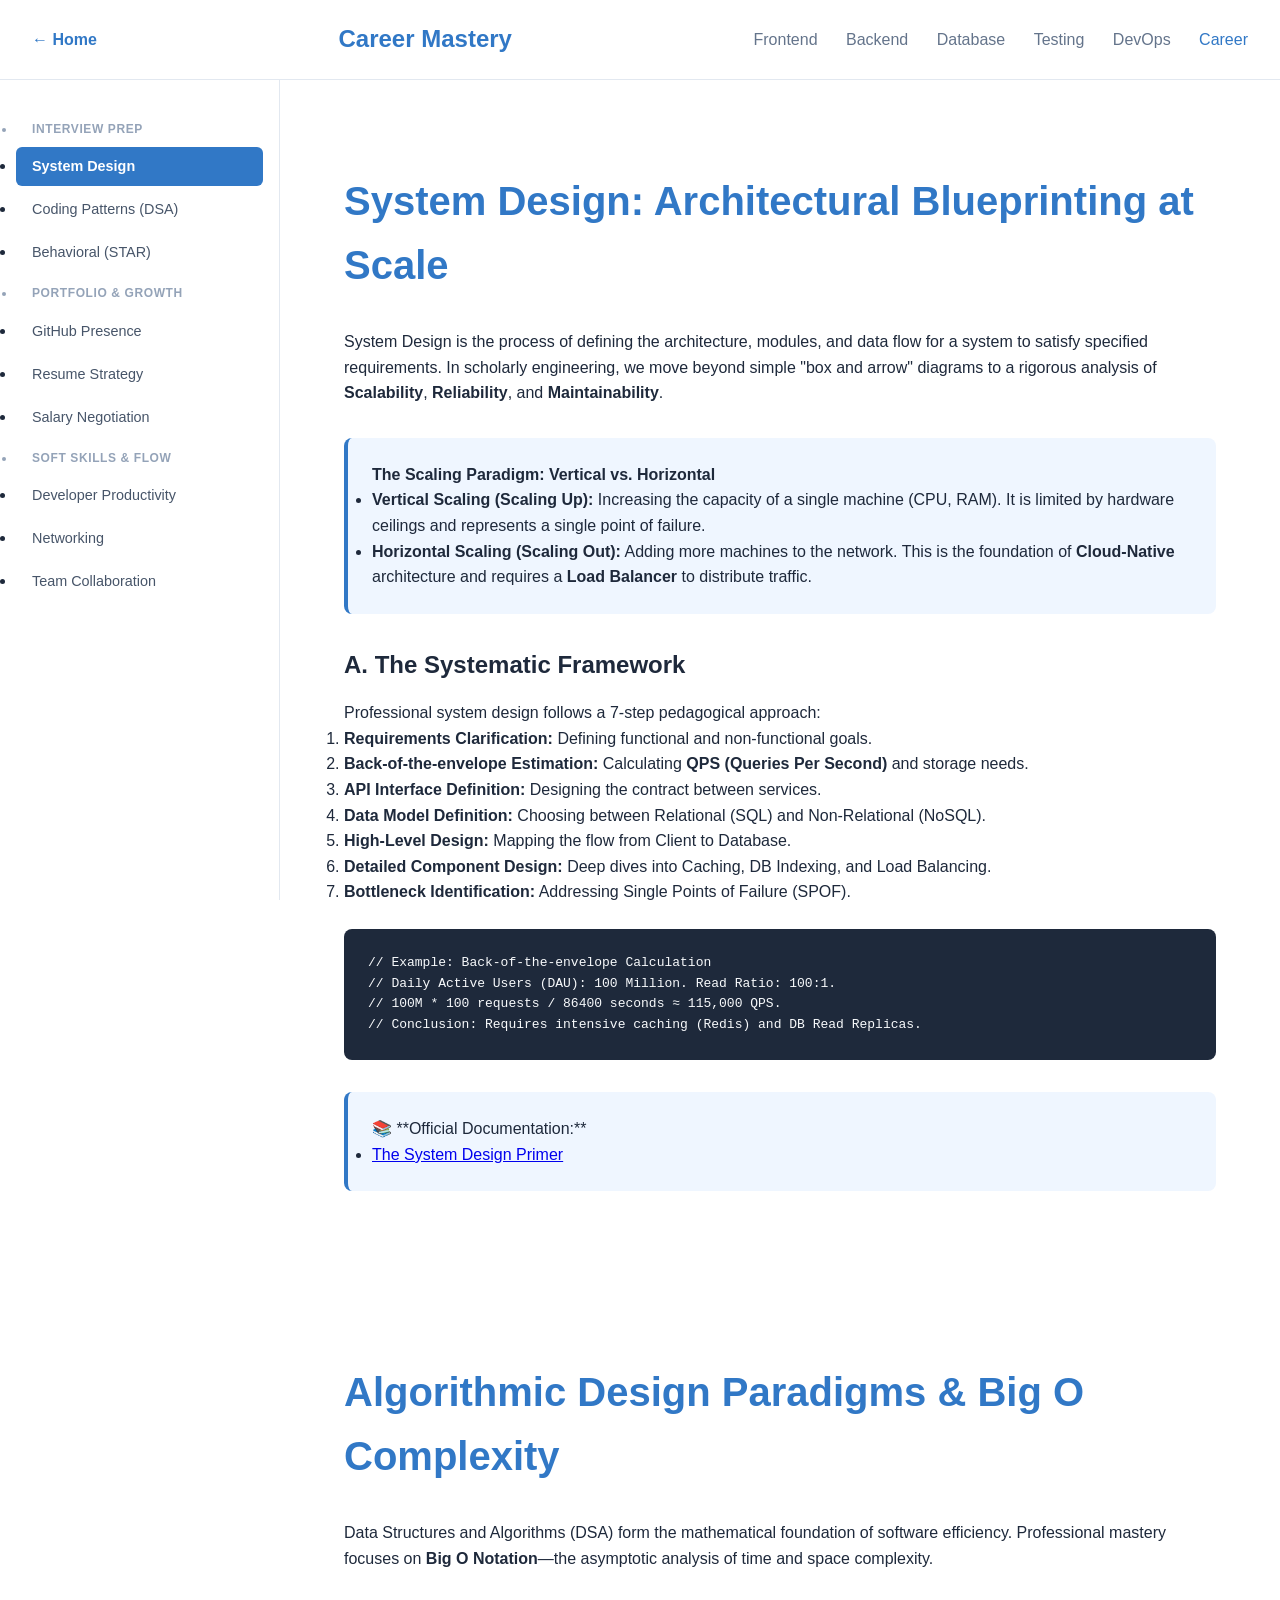
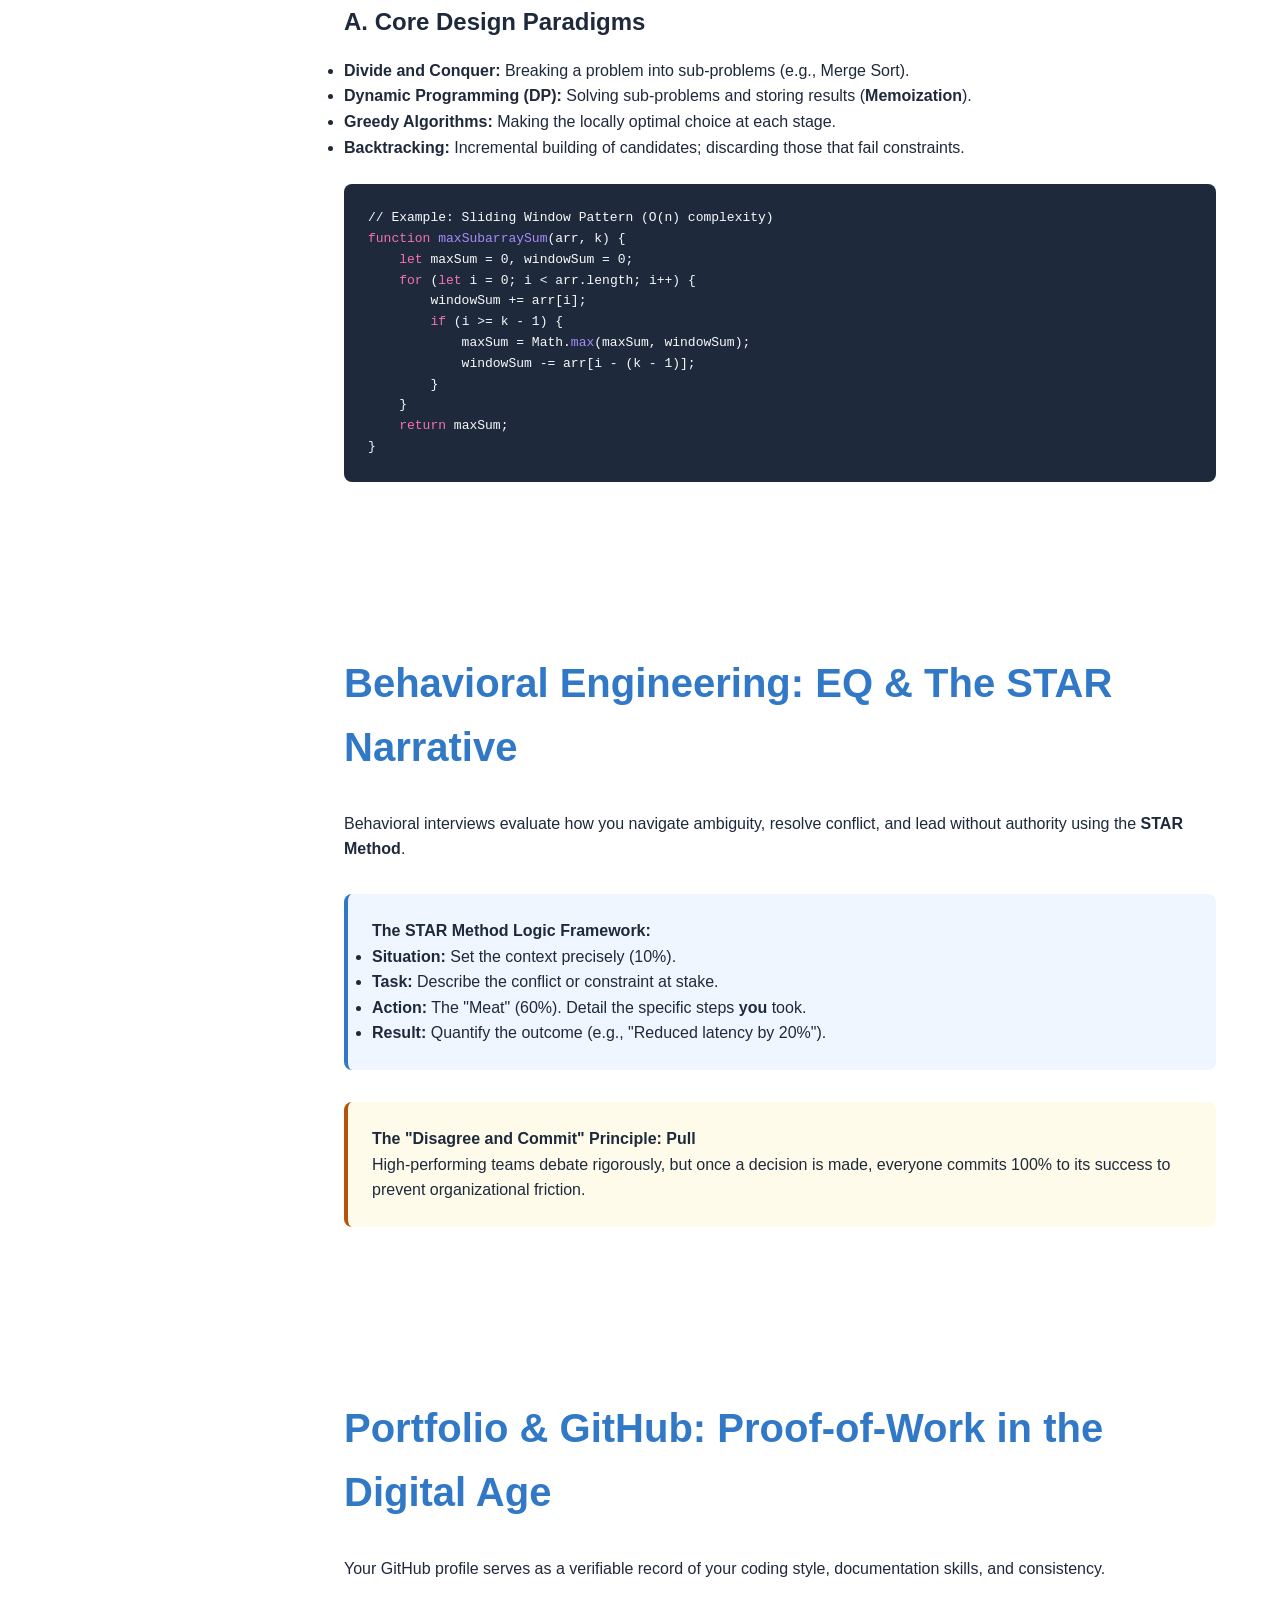
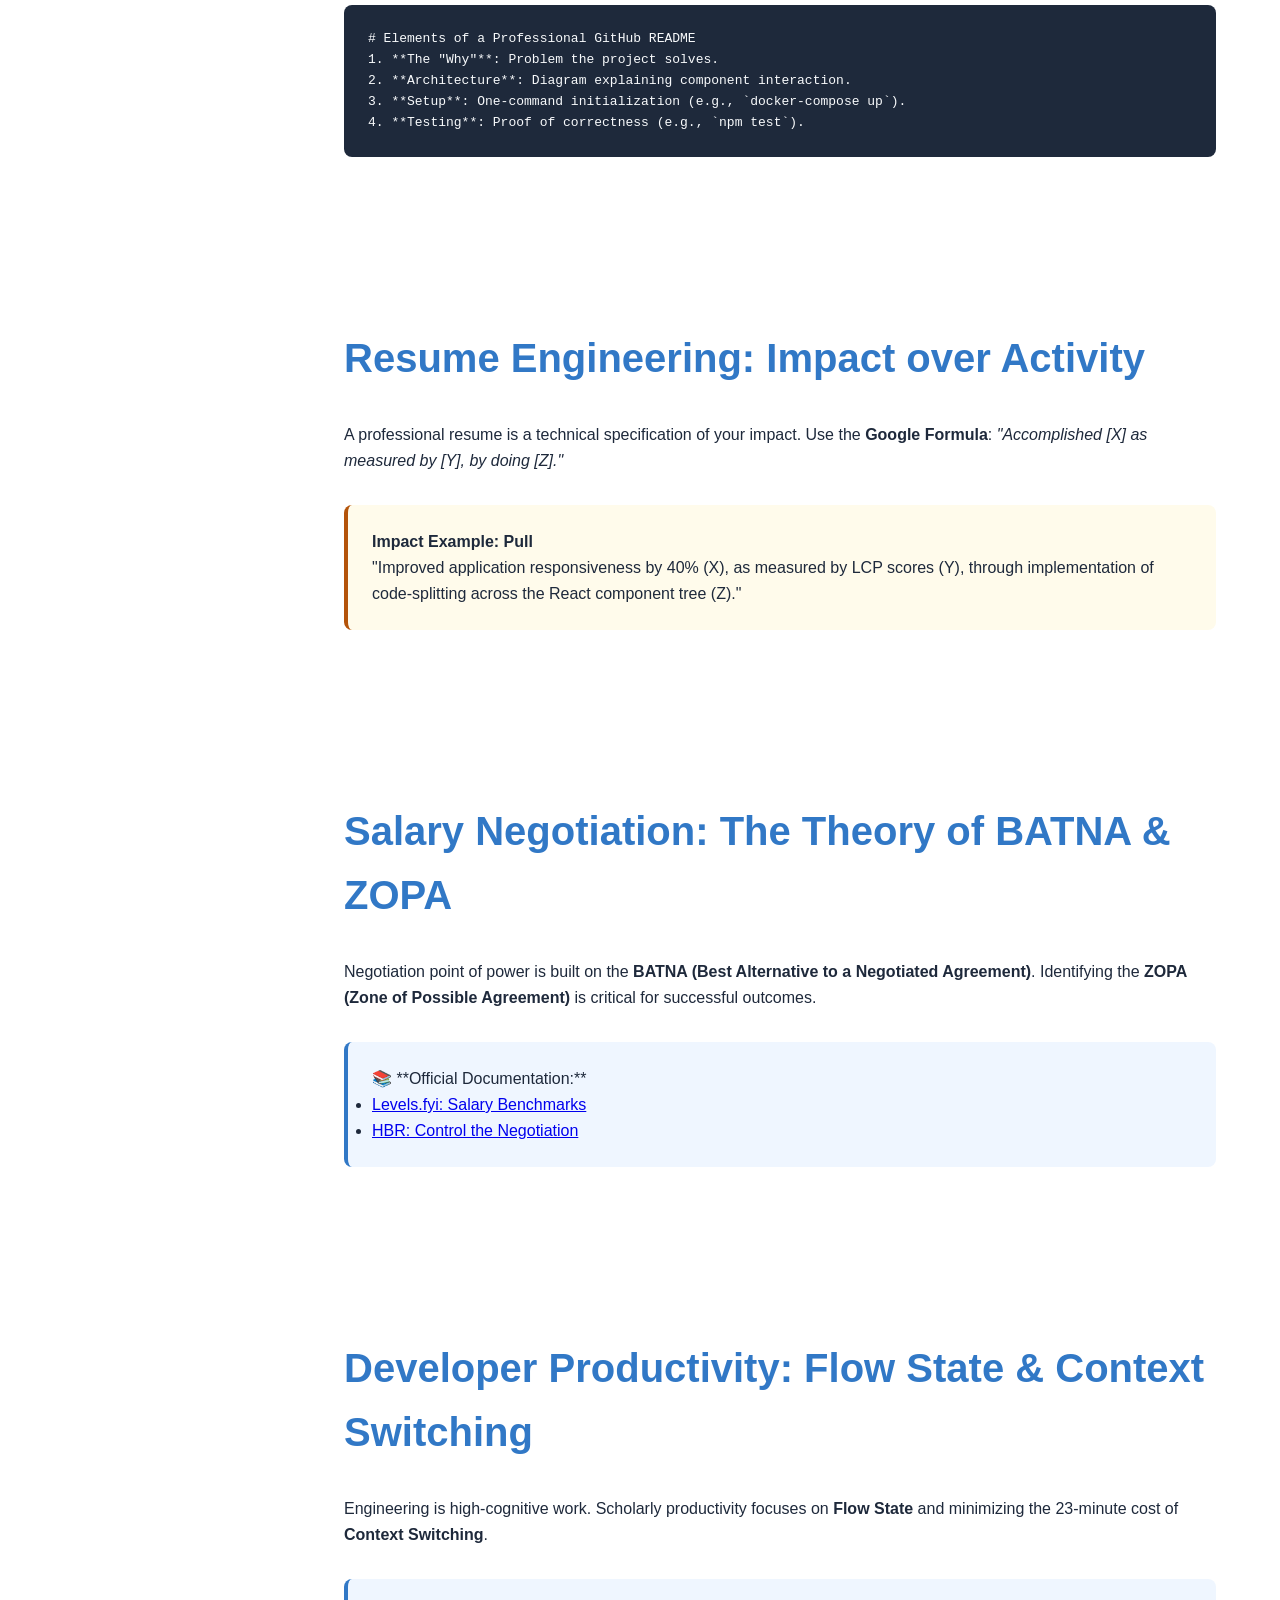
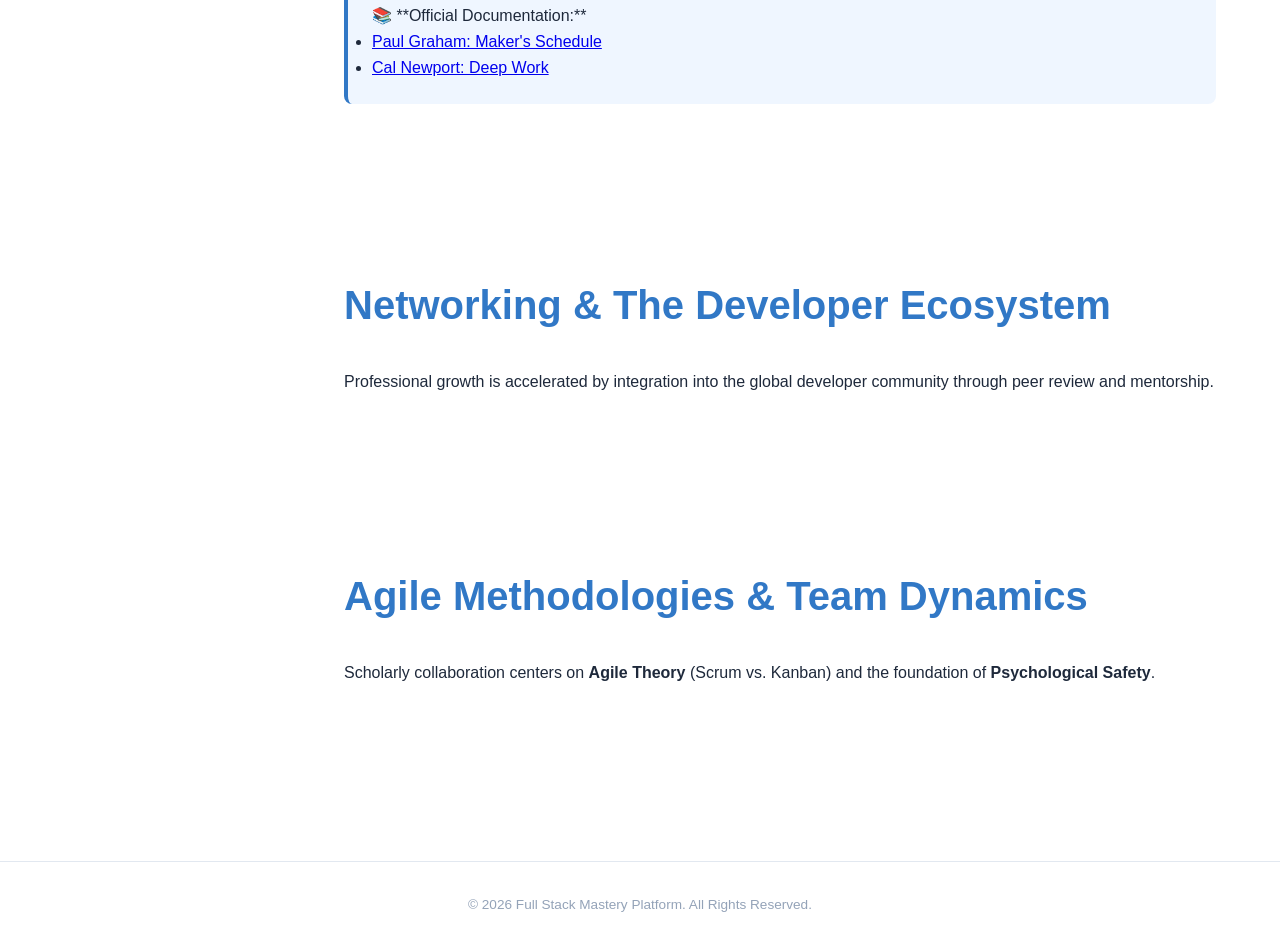
<file: career.html>
<!DOCTYPE html>
<html lang="en">
<head>
    <meta charset="UTF-8">
    <meta name="viewport" content="width=device-width, initial-scale=1.0">
    <meta http-equiv="X-UA-Compatible" content="ie=edge">
    <title>Career Mastery | Full Stack Platform</title>
    <link rel="stylesheet" href="style.css">
</head>
<body>
    <header class="main-header">
        <div class="header-container">
            <a href="index.html" class="back-link">← Home</a>
            <h1 class="site-title">Career Mastery</h1>
            <nav class="top-nav">
                <a href="frontend.html">Frontend</a>
                <a href="backend.html">Backend</a>
                <a href="database.html">Database</a>
                <a href="testing.html">Testing</a>
                <a href="devops.html">DevOps</a>
                <a href="career.html" class="active">Career</a>
            </nav>
        </div>
    </header>

    <div class="app-container">
        <nav class="sidebar" id="sidebar">
            <ul class="nav-links">
                <li class="nav-group">Interview Prep</li>
                <li><a href="#system-design" class="nav-link active">System Design</a></li>
                <li><a href="#dsa-patterns" class="nav-link">Coding Patterns (DSA)</a></li>
                <li><a href="#behavioral-star" class="nav-link">Behavioral (STAR)</a></li>
                <li class="nav-group">Portfolio & Growth</li>
                <li><a href="#github-presence" class="nav-link">GitHub Presence</a></li>
                <li><a href="#resume-strategy" class="nav-link">Resume Strategy</a></li>
                <li><a href="#salary-negotiation" class="nav-link">Salary Negotiation</a></li>
                <li class="nav-group">Soft Skills & Flow</li>
                <li><a href="#productivity-flow" class="nav-link">Developer Productivity</a></li>
                <li><a href="#networking" class="nav-link">Networking</a></li>
                <li><a href="#collaboration" class="nav-link">Team Collaboration</a></li>
            </ul>
        </nav>

        <main class="content-area" id="content">
            <!-- 1. System Design -->
            <section id="system-design" class="lesson-section active">
                <h2>System Design: Architectural Blueprinting at Scale</h2>
                <p>System Design is the process of defining the architecture, modules, and data flow for a system to satisfy specified requirements. In scholarly engineering, we move beyond simple "box and arrow" diagrams to a rigorous analysis of <strong>Scalability</strong>, <strong>Reliability</strong>, and <strong>Maintainability</strong>.</p>
                
                <div class="note-box">
                    <strong>The Scaling Paradigm: Vertical vs. Horizontal</strong>
                    <ul>
                        <li><strong>Vertical Scaling (Scaling Up):</strong> Increasing the capacity of a single machine (CPU, RAM). It is limited by hardware ceilings and represents a single point of failure.</li>
                        <li><strong>Horizontal Scaling (Scaling Out):</strong> Adding more machines to the network. This is the foundation of <strong>Cloud-Native</strong> architecture and requires a <strong>Load Balancer</strong> to distribute traffic.</li>
                    </ul>
                </div>

                <h3>A. The Systematic Framework</h3>
                <p>Professional system design follows a 7-step pedagogical approach:</p>
                <ol>
                    <li><strong>Requirements Clarification:</strong> Defining functional and non-functional goals.</li>
                    <li><strong>Back-of-the-envelope Estimation:</strong> Calculating <strong>QPS (Queries Per Second)</strong> and storage needs.</li>
                    <li><strong>API Interface Definition:</strong> Designing the contract between services.</li>
                    <li><strong>Data Model Definition:</strong> Choosing between Relational (SQL) and Non-Relational (NoSQL).</li>
                    <li><strong>High-Level Design:</strong> Mapping the flow from Client to Database.</li>
                    <li><strong>Detailed Component Design:</strong> Deep dives into Caching, DB Indexing, and Load Balancing.</li>
                    <li><strong>Bottleneck Identification:</strong> Addressing Single Points of Failure (SPOF).</li>
                </ol>

                <div class="code-block">
                    <pre><code><span class="comment">// Example: Back-of-the-envelope Calculation</span>
<span class="comment">// Daily Active Users (DAU): 100 Million. Read Ratio: 100:1.</span>
<span class="comment">// 100M * 100 requests / 86400 seconds ≈ 115,000 QPS.</span>
<span class="comment">// Conclusion: Requires intensive caching (Redis) and DB Read Replicas.</span></code></pre>
                </div>

                <div class="note-box">
                    📚 **Official Documentation:**
                    <ul>
                        <li><a href="https://github.com/donnemartin/system-design-primer">The System Design Primer</a></li>
                    </ul>
                </div>
            </section>

            <!-- 2. DSA Patterns -->
            <section id="dsa-patterns" class="lesson-section">
                <h2>Algorithmic Design Paradigms & Big O Complexity</h2>
                <p>Data Structures and Algorithms (DSA) form the mathematical foundation of software efficiency. Professional mastery focuses on <strong>Big O Notation</strong>—the asymptotic analysis of time and space complexity.</p>
                
                <h3>A. Core Design Paradigms</h3>
                <ul>
                    <li><strong>Divide and Conquer:</strong> Breaking a problem into sub-problems (e.g., Merge Sort).</li>
                    <li><strong>Dynamic Programming (DP):</strong> Solving sub-problems and storing results (<strong>Memoization</strong>).</li>
                    <li><strong>Greedy Algorithms:</strong> Making the locally optimal choice at each stage.</li>
                    <li><strong>Backtracking:</strong> Incremental building of candidates; discarding those that fail constraints.</li>
                </ul>

                <div class="code-block">
                    <pre><code><span class="comment">// Example: Sliding Window Pattern (O(n) complexity)</span>
<span class="keyword">function</span> <span class="function">maxSubarraySum</span>(arr, k) {
    <span class="keyword">let</span> maxSum = <span class="number">0</span>, windowSum = <span class="number">0</span>;
    <span class="keyword">for</span> (<span class="keyword">let</span> i = <span class="number">0</span>; i < arr.length; i++) {
        windowSum += arr[i];
        <span class="keyword">if</span> (i >= k - <span class="number">1</span>) {
            maxSum = Math.<span class="function">max</span>(maxSum, windowSum);
            windowSum -= arr[i - (k - <span class="number">1</span>)];
        }
    }
    <span class="keyword">return</span> maxSum;
}</code></pre>
                </div>
            </section>

            <!-- 3. Behavioral -->
            <section id="behavioral-star" class="lesson-section">
                <h2>Behavioral Engineering: EQ & The STAR Narrative</h2>
                <p>Behavioral interviews evaluate how you navigate ambiguity, resolve conflict, and lead without authority using the <strong>STAR Method</strong>.</p>
                
                <div class="note-box">
                    <strong>The STAR Method Logic Framework:</strong>
                    <ul>
                        <li><strong>Situation:</strong> Set the context precisely (10%).</li>
                        <li><strong>Task:</strong> Describe the conflict or constraint at stake.</li>
                        <li><strong>Action:</strong> The "Meat" (60%). Detail the specific steps <strong>you</strong> took.</li>
                        <li><strong>Result:</strong> Quantify the outcome (e.g., "Reduced latency by 20%").</li>
                    </ul>
                </div>

                <div class="pro-tip-box">
                    <strong>The "Disagree and Commit" Principle: Pull</strong>
                    <p>High-performing teams debate rigorously, but once a decision is made, everyone commits 100% to its success to prevent organizational friction.</p>
                </div>
            </section>

            <!-- 4. Portfolio -->
            <section id="github-presence" class="lesson-section">
                <h2>Portfolio & GitHub: Proof-of-Work in the Digital Age</h2>
                <p>Your GitHub profile serves as a verifiable record of your coding style, documentation skills, and consistency.</p>
                
                <div class="code-block">
                    <pre><code><span class="comment"># Elements of a Professional GitHub README</span>
1. **The "Why"**: Problem the project solves.
2. **Architecture**: Diagram explaining component interaction.
3. **Setup**: One-command initialization (e.g., `docker-compose up`).
4. **Testing**: Proof of correctness (e.g., `npm test`).</code></pre>
                </div>
            </section>

            <!-- 5. Resume Strategy -->
            <section id="resume-strategy" class="lesson-section">
                <h2>Resume Engineering: Impact over Activity</h2>
                <p>A professional resume is a technical specification of your impact. Use the <strong>Google Formula</strong>: <em>"Accomplished [X] as measured by [Y], by doing [Z]."</em></p>
                
                <div class="pro-tip-box">
                    <strong>Impact Example: Pull</strong>
                    <p>"Improved application responsiveness by 40% (X), as measured by LCP scores (Y), through implementation of code-splitting across the React component tree (Z)."</p>
                </div>
            </section>

            <!-- 6. Salary Negotiation (New Chapter) -->
            <section id="salary-negotiation" class="lesson-section">
                <h2>Salary Negotiation: The Theory of BATNA & ZOPA</h2>
                <p>Negotiation point of power is built on the <strong>BATNA (Best Alternative to a Negotiated Agreement)</strong>. Identifying the <strong>ZOPA (Zone of Possible Agreement)</strong> is critical for successful outcomes.</p>

                <div class="note-box">
                    📚 **Official Documentation:**
                    <ul>
                        <li><a href="https://www.levels.fyi/">Levels.fyi: Salary Benchmarks</a></li>
                        <li><a href="https://hbr.org/2014/12/control-the-negotiation-before-it-begins">HBR: Control the Negotiation</a></li>
                    </ul>
                </div>
            </section>

            <!-- 7. Developer Productivity (New Chapter) -->
            <section id="productivity-flow" class="lesson-section">
                <h2>Developer Productivity: Flow State & Context Switching</h2>
                <p>Engineering is high-cognitive work. Scholarly productivity focuses on <strong>Flow State</strong> and minimizing the 23-minute cost of <strong>Context Switching</strong>.</p>

                <div class="note-box">
                    📚 **Official Documentation:**
                    <ul>
                        <li><a href="http://www.paulgraham.com/makersschedule.html">Paul Graham: Maker's Schedule</a></li>
                        <li><a href="https://www.calnewport.com/books/deep-work/">Cal Newport: Deep Work</a></li>
                    </ul>
                </div>
            </section>

            <!-- 8. Networking -->
            <section id="networking" class="lesson-section">
                <h2>Networking & The Developer Ecosystem</h2>
                <p>Professional growth is accelerated by integration into the global developer community through peer review and mentorship.</p>
            </section>

            <!-- 9. Team Collaboration -->
            <section id="collaboration" class="lesson-section">
                <h2>Agile Methodologies & Team Dynamics</h2>
                <p>Scholarly collaboration centers on <strong>Agile Theory</strong> (Scrum vs. Kanban) and the foundation of <strong>Psychological Safety</strong>.</p>
            </section>
        </main>
    </div>

    <footer class="main-footer">
        <p>&copy; 2026 Full Stack Mastery Platform. All Rights Reserved.</p>
    </footer>

    <script src="script.js"></script>
</body>
</html>
</file>
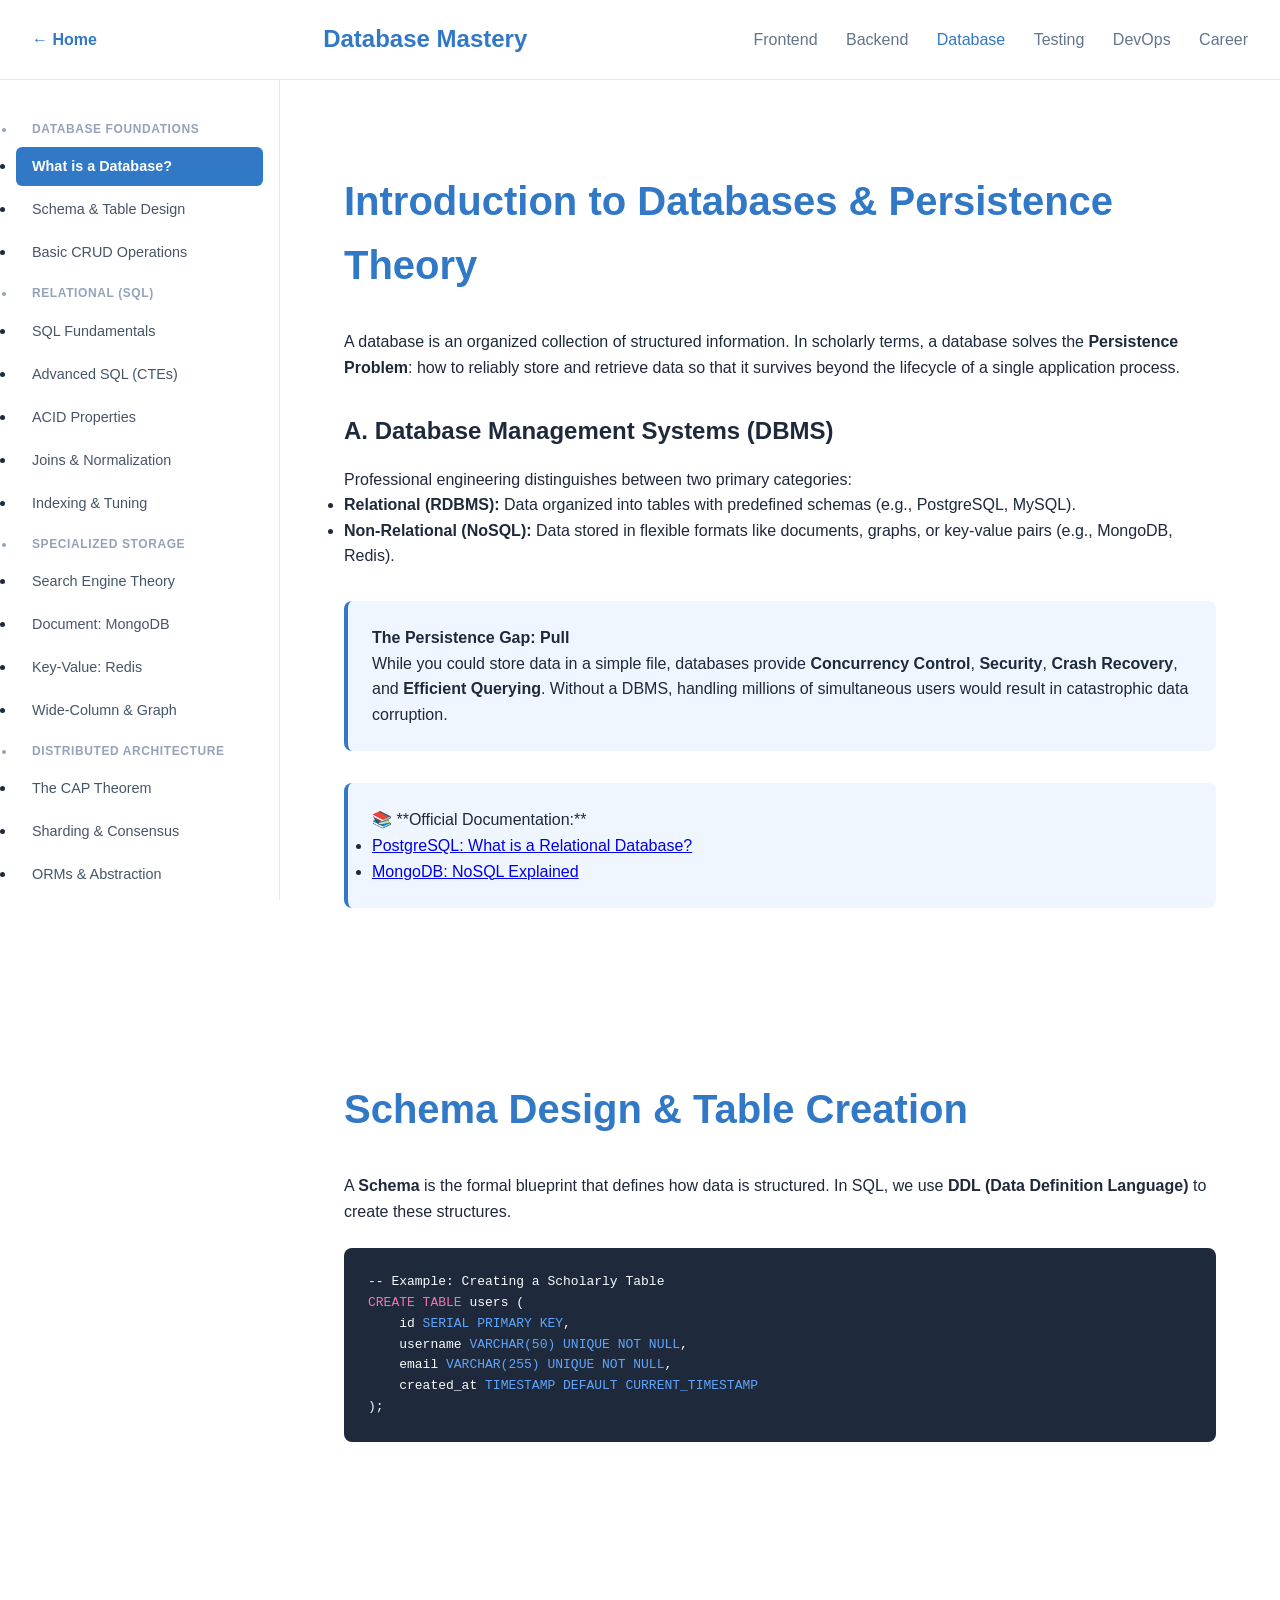
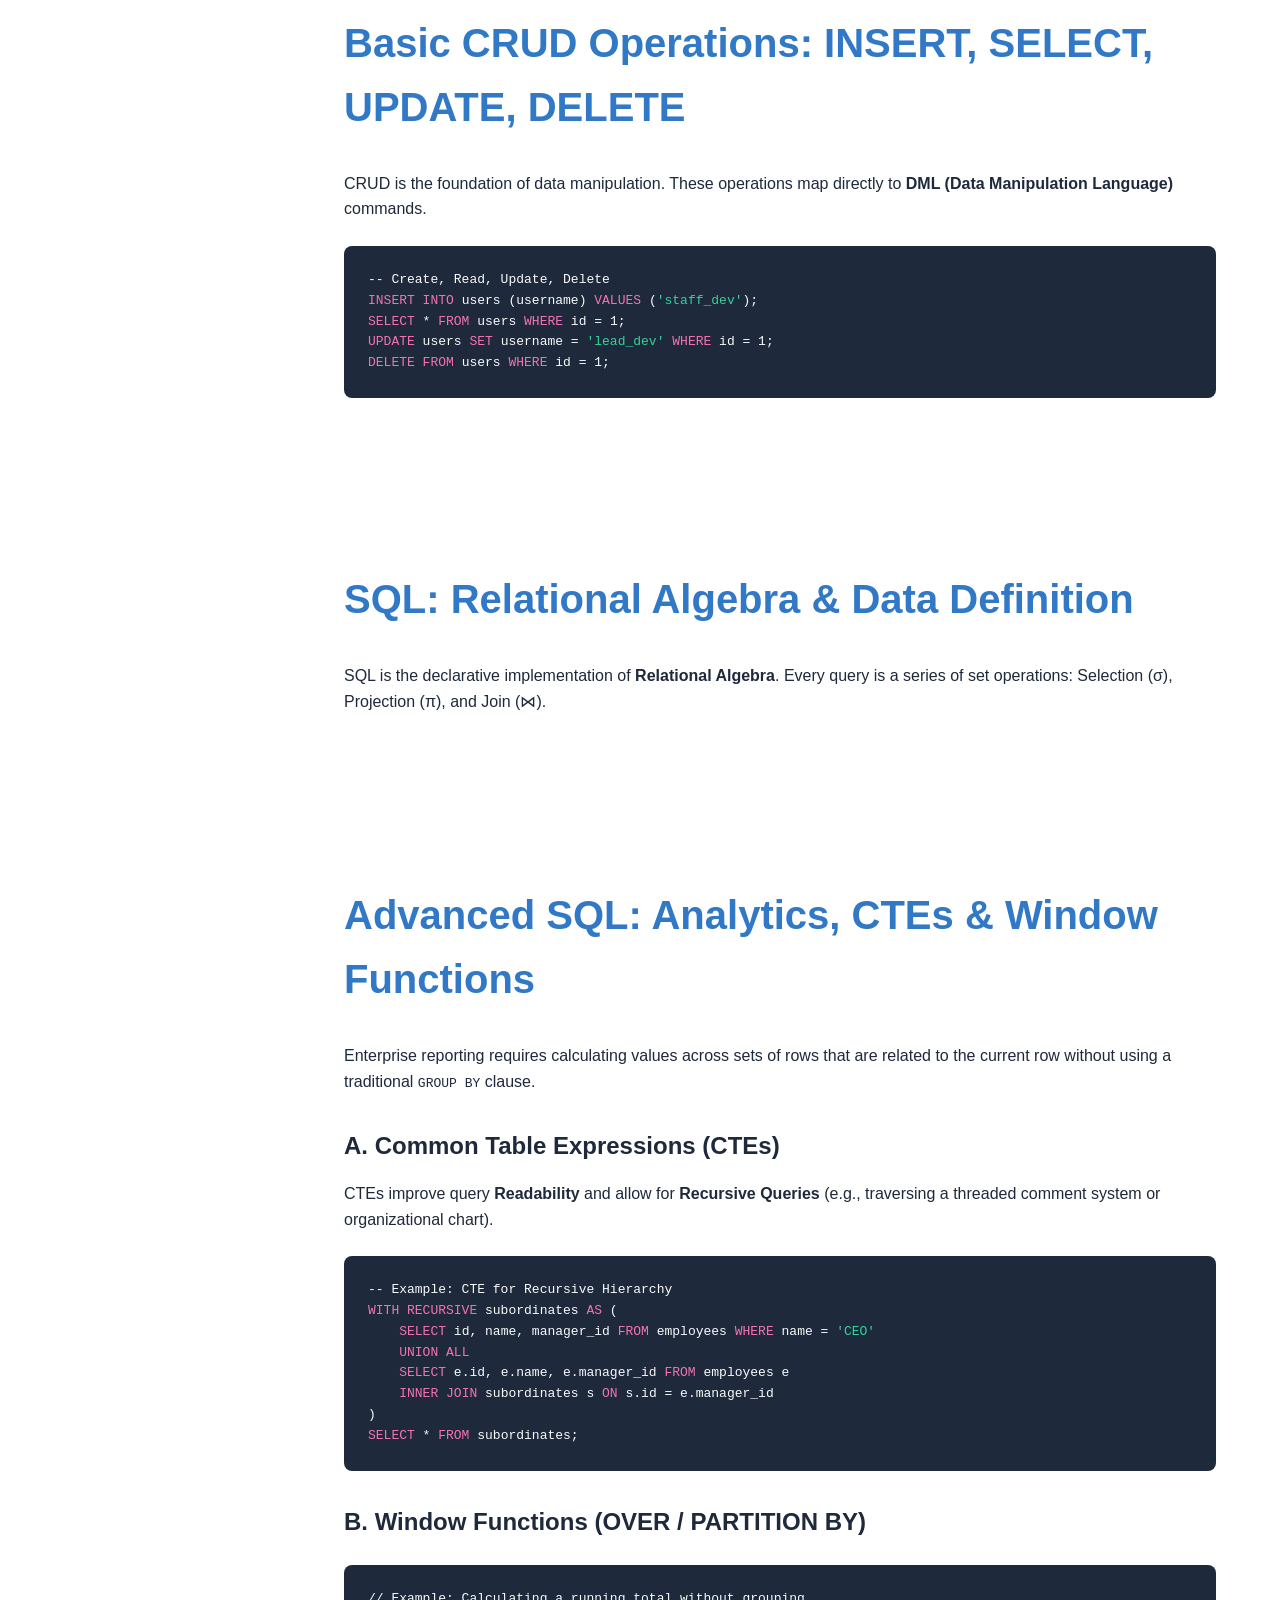
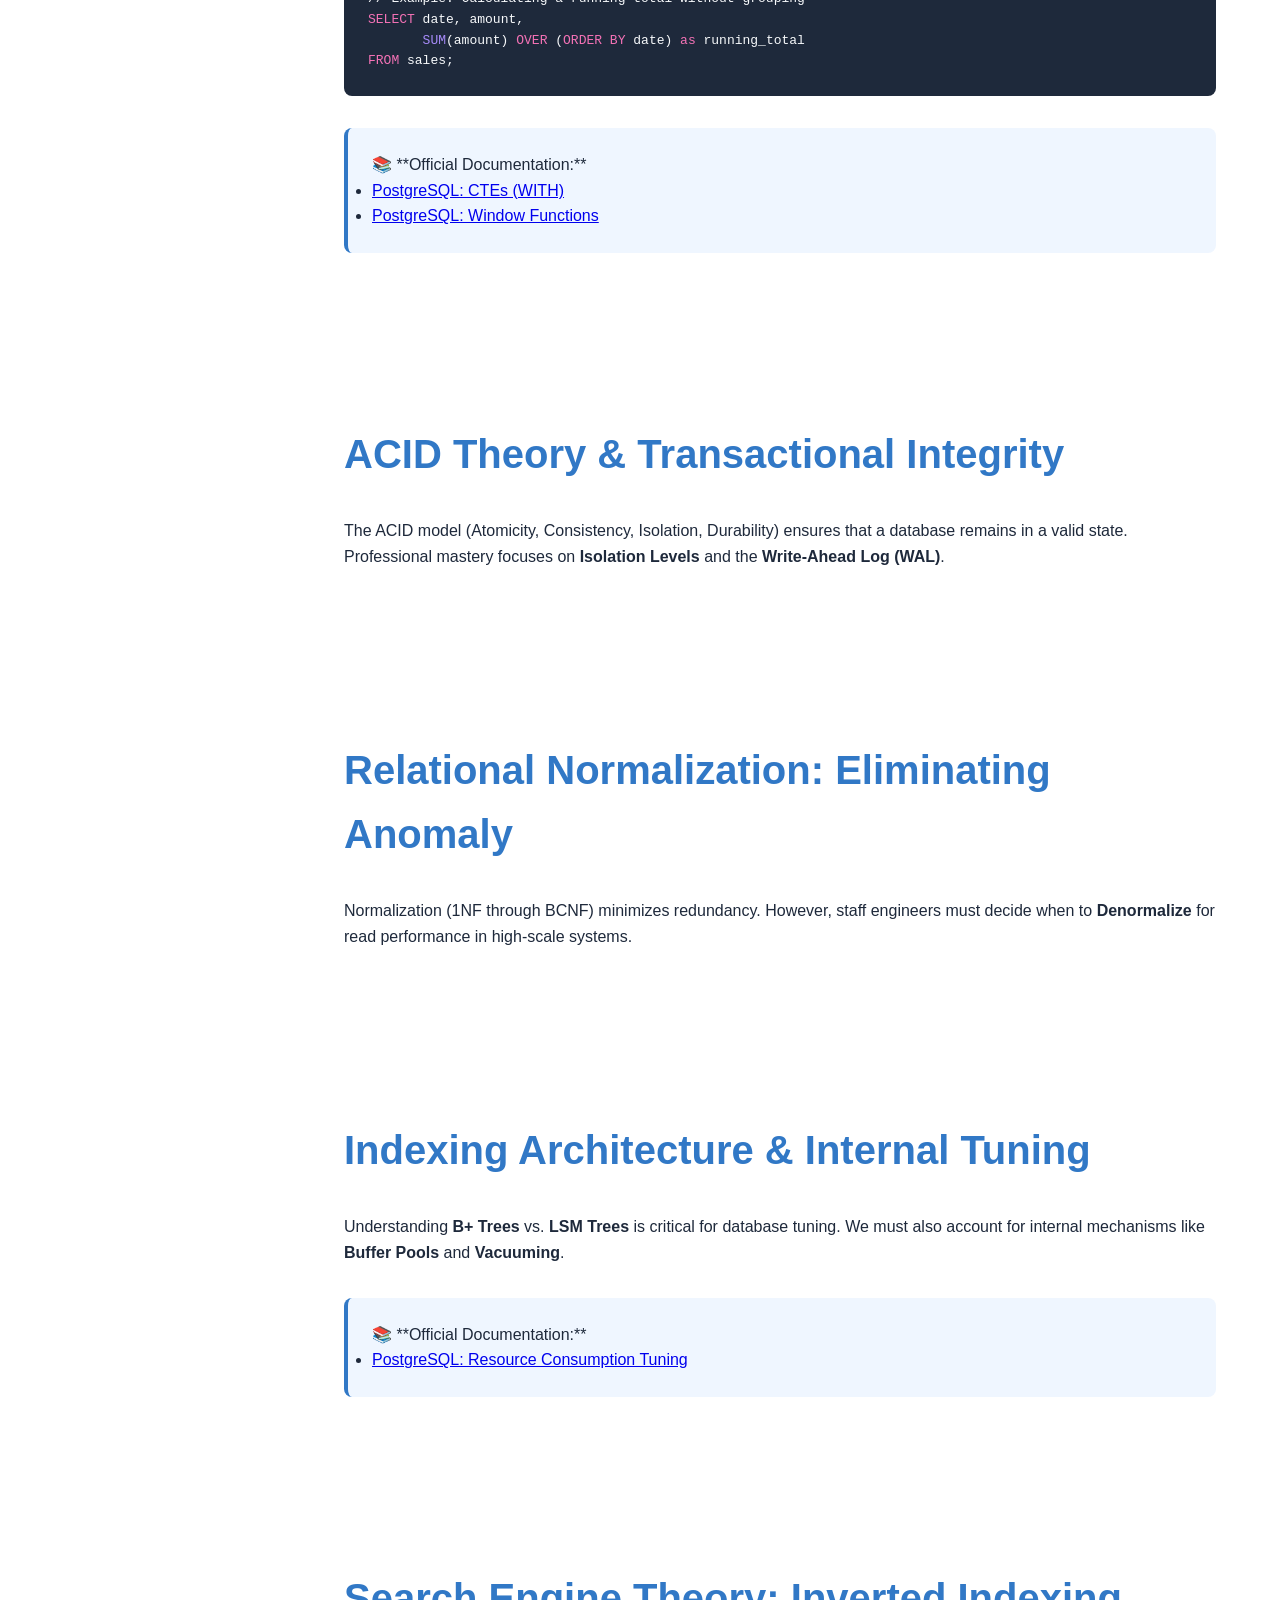
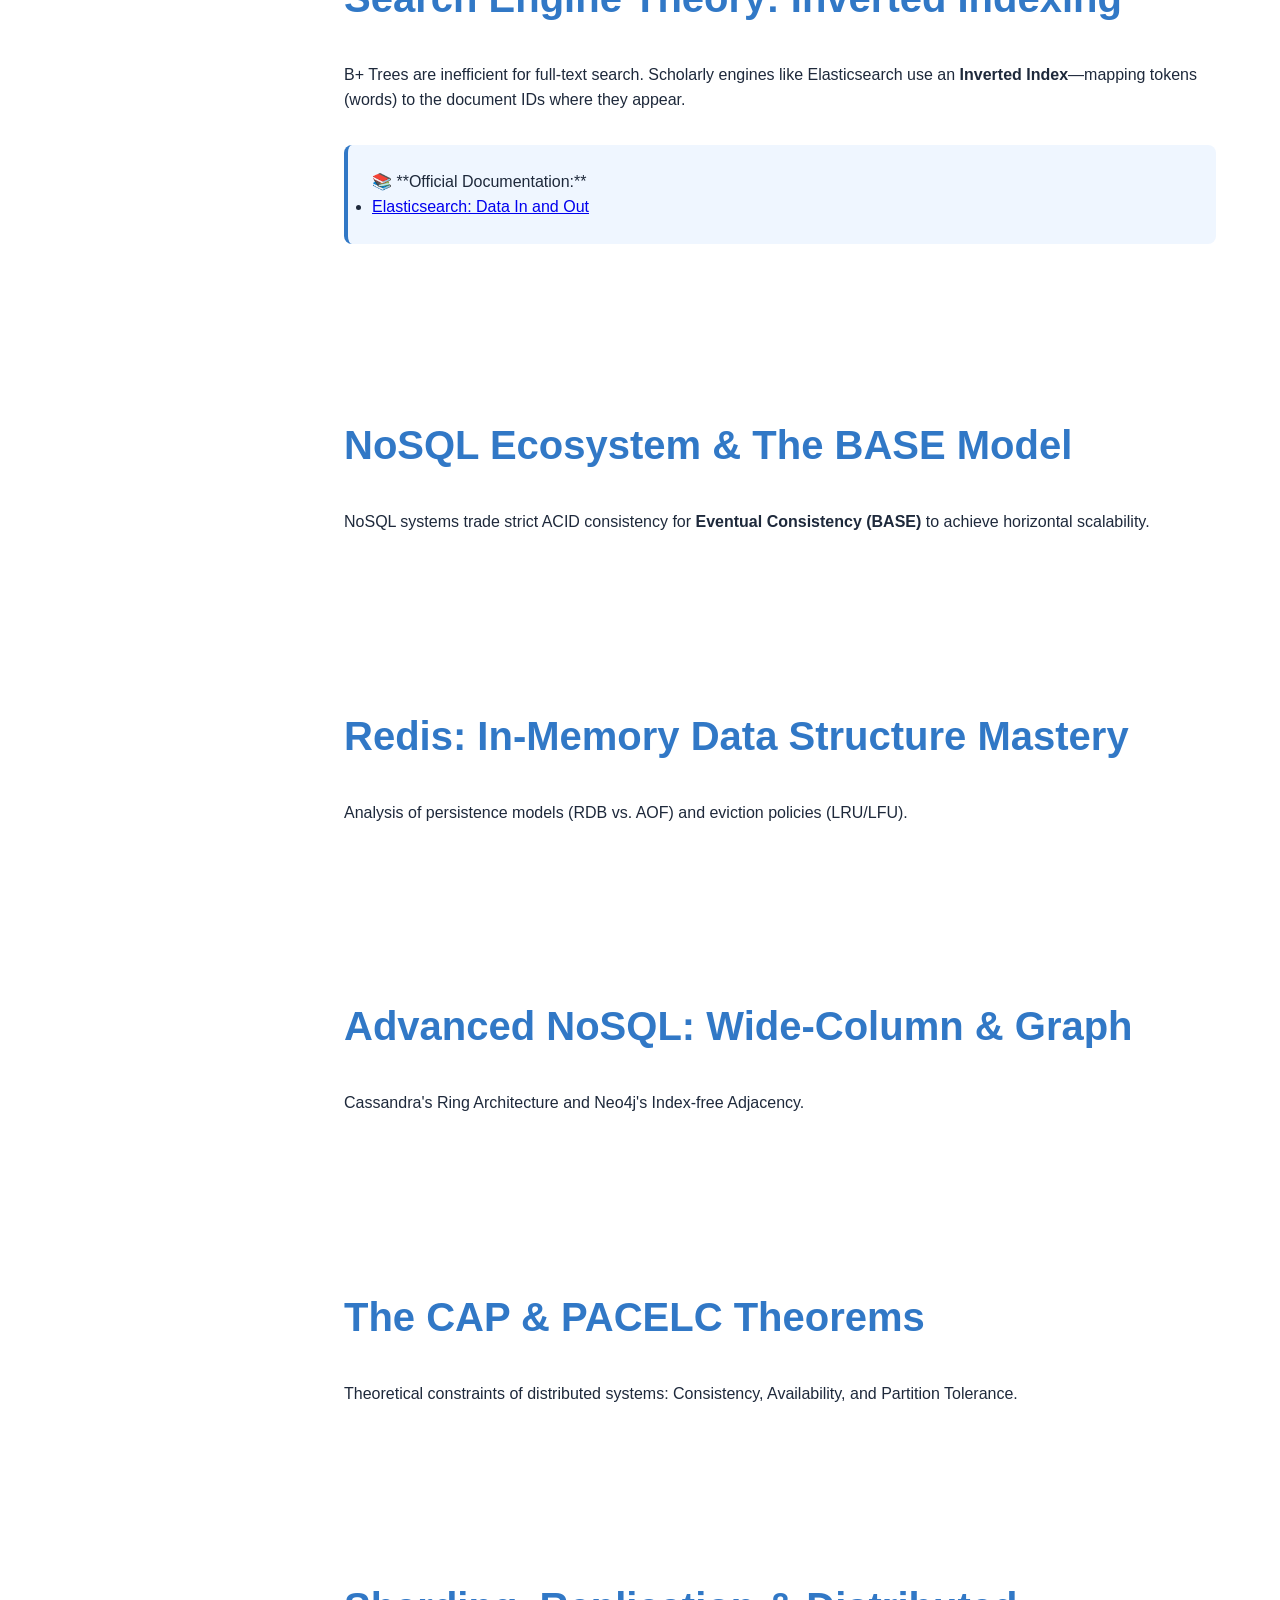
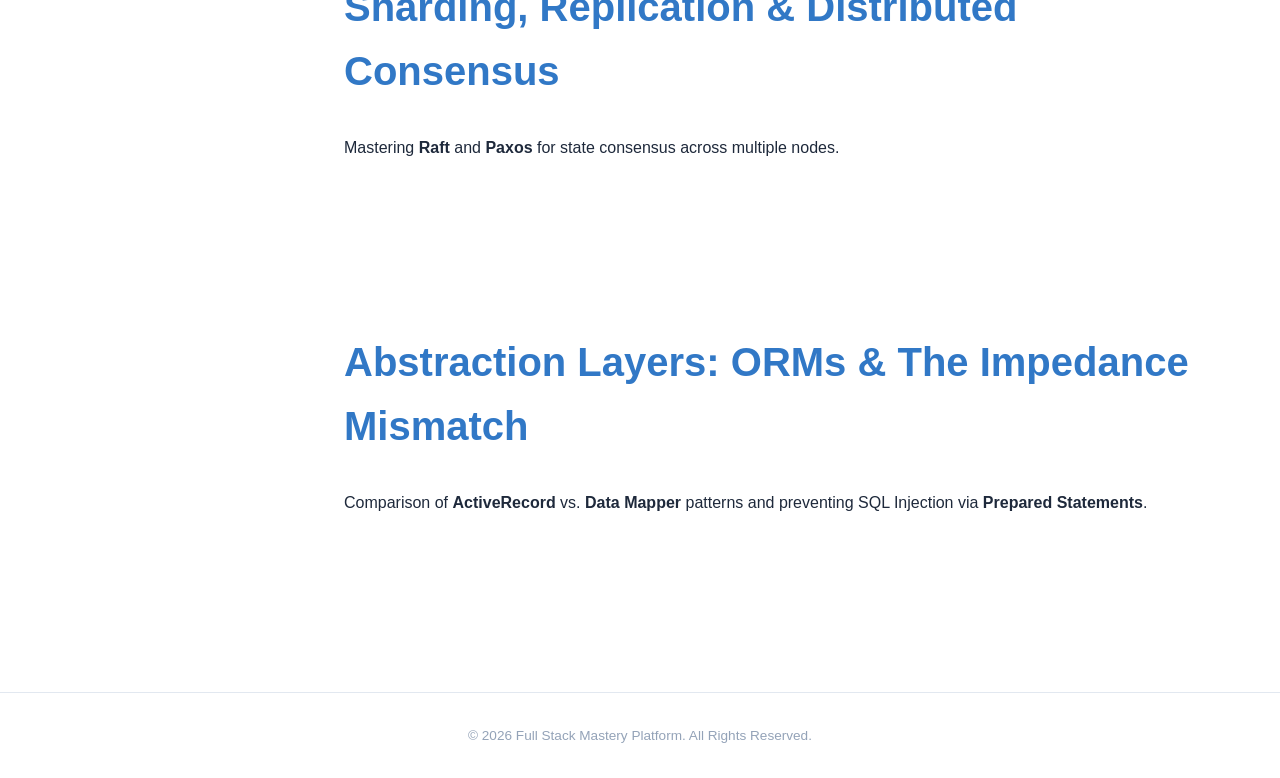
<file: database.html>
<!DOCTYPE html>
<html lang="en">
<head>
    <meta charset="UTF-8">
    <meta name="viewport" content="width=device-width, initial-scale=1.0">
    <meta http-equiv="X-UA-Compatible" content="ie=edge">
    <title>Database Mastery | Full Stack Platform</title>
    <link rel="stylesheet" href="style.css">
</head>
<body>
    <header class="main-header">
        <div class="header-container">
            <a href="index.html" class="back-link">← Home</a>
            <h1 class="site-title">Database Mastery</h1>
            <nav class="top-nav">
                <a href="frontend.html">Frontend</a>
                <a href="backend.html">Backend</a>
                <a href="database.html" class="active">Database</a>
                <a href="testing.html">Testing</a>
                <a href="devops.html">DevOps</a>
                <a href="career.html">Career</a>
            </nav>
        </div>
    </header>

    <div class="app-container">
        <nav class="sidebar" id="sidebar">
            <ul class="nav-links">
                <li class="nav-group">Database Foundations</li>
                <li><a href="#db-intro" class="nav-link active">What is a Database?</a></li>
                <li><a href="#schema-basics" class="nav-link">Schema & Table Design</a></li>
                <li><a href="#basic-crud" class="nav-link">Basic CRUD Operations</a></li>
                <li class="nav-group">Relational (SQL)</li>
                <li><a href="#sql-fundamentals" class="nav-link">SQL Fundamentals</a></li>
                <li><a href="#advanced-sql" class="nav-link">Advanced SQL (CTEs)</a></li>
                <li><a href="#acid-properties" class="nav-link">ACID Properties</a></li>
                <li><a href="#joins-normalization" class="nav-link">Joins & Normalization</a></li>
                <li><a href="#indexing" class="nav-link">Indexing & Tuning</a></li>
                <li class="nav-group">Specialized Storage</li>
                <li><a href="#search-engine-theory" class="nav-link">Search Engine Theory</a></li>
                <li><a href="#mongodb" class="nav-link">Document: MongoDB</a></li>
                <li><a href="#redis-deep" class="nav-link">Key-Value: Redis</a></li>
                <li><a href="#wide-column" class="nav-link">Wide-Column & Graph</a></li>
                <li class="nav-group">Distributed Architecture</li>
                <li><a href="#cap-theorem" class="nav-link">The CAP Theorem</a></li>
                <li><a href="#sharding-replication" class="nav-link">Sharding & Consensus</a></li>
                <li><a href="#orm-vs-sql" class="nav-link">ORMs & Abstraction</a></li>
            </ul>
        </nav>

        <main class="content-area" id="content">
            <!-- 1. Database Foundations -->
            <section id="db-intro" class="lesson-section active">
                <h2>Introduction to Databases & Persistence Theory</h2>
                <p>A database is an organized collection of structured information. In scholarly terms, a database solves the <strong>Persistence Problem</strong>: how to reliably store and retrieve data so that it survives beyond the lifecycle of a single application process.</p>
                
                <h3>A. Database Management Systems (DBMS)</h3>
                <p>Professional engineering distinguishes between two primary categories:</p>
                <ul>
                    <li><strong>Relational (RDBMS):</strong> Data organized into tables with predefined schemas (e.g., PostgreSQL, MySQL).</li>
                    <li><strong>Non-Relational (NoSQL):</strong> Data stored in flexible formats like documents, graphs, or key-value pairs (e.g., MongoDB, Redis).</li>
                </ul>

                <div class="note-box">
                    <strong>The Persistence Gap: Pull</strong>
                    <p>While you could store data in a simple file, databases provide <strong>Concurrency Control</strong>, <strong>Security</strong>, <strong>Crash Recovery</strong>, and <strong>Efficient Querying</strong>. Without a DBMS, handling millions of simultaneous users would result in catastrophic data corruption.</p>
                </div>

                <div class="note-box">
                    📚 **Official Documentation:**
                    <ul>
                        <li><a href="https://www.postgresql.org/docs/current/intro-whatis.html">PostgreSQL: What is a Relational Database?</a></li>
                        <li><a href="https://www.mongodb.com/nosql-explained">MongoDB: NoSQL Explained</a></li>
                    </ul>
                </div>
            </section>

            <!-- 2. Schema Basics -->
            <section id="schema-basics" class="lesson-section">
                <h2>Schema Design & Table Creation</h2>
                <p>A <strong>Schema</strong> is the formal blueprint that defines how data is structured. In SQL, we use <strong>DDL (Data Definition Language)</strong> to create these structures.</p>
                
                <div class="code-block">
                    <pre><code><span class="comment">-- Example: Creating a Scholarly Table</span>
<span class="keyword">CREATE TABLE</span> users (
    id <span class="type">SERIAL PRIMARY KEY</span>,
    username <span class="type">VARCHAR(50) UNIQUE NOT NULL</span>,
    email <span class="type">VARCHAR(255) UNIQUE NOT NULL</span>,
    created_at <span class="type">TIMESTAMP DEFAULT CURRENT_TIMESTAMP</span>
);</code></pre>
                </div>
            </section>

            <!-- 3. Basic CRUD -->
            <section id="basic-crud" class="lesson-section">
                <h2>Basic CRUD Operations: INSERT, SELECT, UPDATE, DELETE</h2>
                <p>CRUD is the foundation of data manipulation. These operations map directly to <strong>DML (Data Manipulation Language)</strong> commands.</p>
                
                <div class="code-block">
                    <pre><code><span class="comment">-- Create, Read, Update, Delete</span>
<span class="keyword">INSERT INTO</span> users (username) <span class="keyword">VALUES</span> (<span class="string">'staff_dev'</span>);
<span class="keyword">SELECT</span> * <span class="keyword">FROM</span> users <span class="keyword">WHERE</span> id = <span class="number">1</span>;
<span class="keyword">UPDATE</span> users <span class="keyword">SET</span> username = <span class="string">'lead_dev'</span> <span class="keyword">WHERE</span> id = <span class="number">1</span>;
<span class="keyword">DELETE FROM</span> users <span class="keyword">WHERE</span> id = <span class="number">1</span>;</code></pre>
                </div>
            </section>

            <!-- 4. SQL Fundamentals -->
            <section id="sql-fundamentals" class="lesson-section">
                <h2>SQL: Relational Algebra & Data Definition</h2>
                <p>SQL is the declarative implementation of <strong>Relational Algebra</strong>. Every query is a series of set operations: Selection (σ), Projection (π), and Join (⋈).</p>
            </section>

            <!-- 5. Advanced SQL: Analytic Functions (New Chapter) -->
            <section id="advanced-sql" class="lesson-section">
                <h2>Advanced SQL: Analytics, CTEs & Window Functions</h2>
                <p>Enterprise reporting requires calculating values across sets of rows that are related to the current row without using a traditional <code>GROUP BY</code> clause.</p>
                
                <h3>A. Common Table Expressions (CTEs)</h3>
                <p>CTEs improve query <strong>Readability</strong> and allow for <strong>Recursive Queries</strong> (e.g., traversing a threaded comment system or organizational chart).</p>
                
                <div class="code-block">
                    <pre><code><span class="comment">-- Example: CTE for Recursive Hierarchy</span>
<span class="keyword">WITH RECURSIVE</span> subordinates <span class="keyword">AS</span> (
    <span class="keyword">SELECT</span> id, name, manager_id <span class="keyword">FROM</span> employees <span class="keyword">WHERE</span> name = <span class="string">'CEO'</span>
    <span class="keyword">UNION ALL</span>
    <span class="keyword">SELECT</span> e.id, e.name, e.manager_id <span class="keyword">FROM</span> employees e
    <span class="keyword">INNER JOIN</span> subordinates s <span class="keyword">ON</span> s.id = e.manager_id
)
<span class="keyword">SELECT</span> * <span class="keyword">FROM</span> subordinates;</code></pre>
                </div>

                <h3>B. Window Functions (OVER / PARTITION BY)</h3>
                <div class="code-block">
                    <pre><code><span class="comment">// Example: Calculating a running total without grouping</span>
<span class="keyword">SELECT</span> date, amount,
       <span class="function">SUM</span>(amount) <span class="keyword">OVER</span> (<span class="keyword">ORDER BY</span> date) <span class="keyword">as</span> running_total
<span class="keyword">FROM</span> sales;</code></pre>
                </div>

                <div class="note-box">
                    📚 **Official Documentation:**
                    <ul>
                        <li><a href="https://www.postgresql.org/docs/current/queries-with.html">PostgreSQL: CTEs (WITH)</a></li>
                        <li><a href="https://www.postgresql.org/docs/current/tutorial-window.html">PostgreSQL: Window Functions</a></li>
                    </ul>
                </div>
            </section>

            <!-- 6. ACID Properties -->
            <section id="acid-properties" class="lesson-section">
                <h2>ACID Theory & Transactional Integrity</h2>
                <p>The ACID model (Atomicity, Consistency, Isolation, Durability) ensures that a database remains in a valid state. Professional mastery focuses on <strong>Isolation Levels</strong> and the <strong>Write-Ahead Log (WAL)</strong>.</p>
            </section>

            <!-- 7. Joins & Normalization -->
            <section id="joins-normalization" class="lesson-section">
                <h2>Relational Normalization: Eliminating Anomaly</h2>
                <p>Normalization (1NF through BCNF) minimizes redundancy. However, staff engineers must decide when to <strong>Denormalize</strong> for read performance in high-scale systems.</p>
            </section>

            <!-- 8. Indexing & Tuning -->
            <section id="indexing" class="lesson-section">
                <h2>Indexing Architecture & Internal Tuning</h2>
                <p>Understanding <strong>B+ Trees</strong> vs. <strong>LSM Trees</strong> is critical for database tuning. We must also account for internal mechanisms like <strong>Buffer Pools</strong> and <strong>Vacuuming</strong>.</p>
                
                <div class="note-box">
                    📚 **Official Documentation:**
                    <ul>
                        <li><a href="https://www.postgresql.org/docs/current/runtime-config-resource.html">PostgreSQL: Resource Consumption Tuning</a></li>
                    </ul>
                </div>
            </section>

            <!-- 9. Search Engine Theory (New Chapter) -->
            <section id="search-engine-theory" class="lesson-section">
                <h2>Search Engine Theory: Inverted Indexing</h2>
                <p>B+ Trees are inefficient for full-text search. Scholarly engines like Elasticsearch use an <strong>Inverted Index</strong>—mapping tokens (words) to the document IDs where they appear.</p>
                
                <div class="note-box">
                    📚 **Official Documentation:**
                    <ul>
                        <li><a href="https://www.elastic.co/guide/en/elasticsearch/reference/current/documents-indices.html">Elasticsearch: Data In and Out</a></li>
                    </ul>
                </div>
            </section>

            <!-- 10. NoSQL & BASE -->
            <section id="mongodb" class="lesson-section">
                <h2>NoSQL Ecosystem & The BASE Model</h2>
                <p>NoSQL systems trade strict ACID consistency for <strong>Eventual Consistency (BASE)</strong> to achieve horizontal scalability.</p>
            </section>

            <!-- 11. Redis -->
            <section id="redis-deep" class="lesson-section">
                <h2>Redis: In-Memory Data Structure Mastery</h2>
                <p>Analysis of persistence models (RDB vs. AOF) and eviction policies (LRU/LFU).</p>
            </section>

            <!-- 12. Wide-Column & Graph -->
            <section id="wide-column" class="lesson-section">
                <h2>Advanced NoSQL: Wide-Column & Graph</h2>
                <p>Cassandra's Ring Architecture and Neo4j's Index-free Adjacency.</p>
            </section>

            <!-- 13. CAP Theorem -->
            <section id="cap-theorem" class="lesson-section">
                <h2>The CAP & PACELC Theorems</h2>
                <p>Theoretical constraints of distributed systems: Consistency, Availability, and Partition Tolerance.</p>
            </section>

            <!-- 14. Sharding & Replication -->
            <section id="sharding-replication" class="lesson-section">
                <h2>Sharding, Replication & Distributed Consensus</h2>
                <p>Mastering <strong>Raft</strong> and <strong>Paxos</strong> for state consensus across multiple nodes.</p>
            </section>

            <!-- 15. ORMs -->
            <section id="orm-vs-sql" class="lesson-section">
                <h2>Abstraction Layers: ORMs & The Impedance Mismatch</h2>
                <p>Comparison of <strong>ActiveRecord</strong> vs. <strong>Data Mapper</strong> patterns and preventing SQL Injection via <strong>Prepared Statements</strong>.</p>
            </section>
        </main>
    </div>

    <footer class="main-footer">
        <p>&copy; 2026 Full Stack Mastery Platform. All Rights Reserved.</p>
    </footer>

    <script src="script.js"></script>
</body>
</html>
</file>
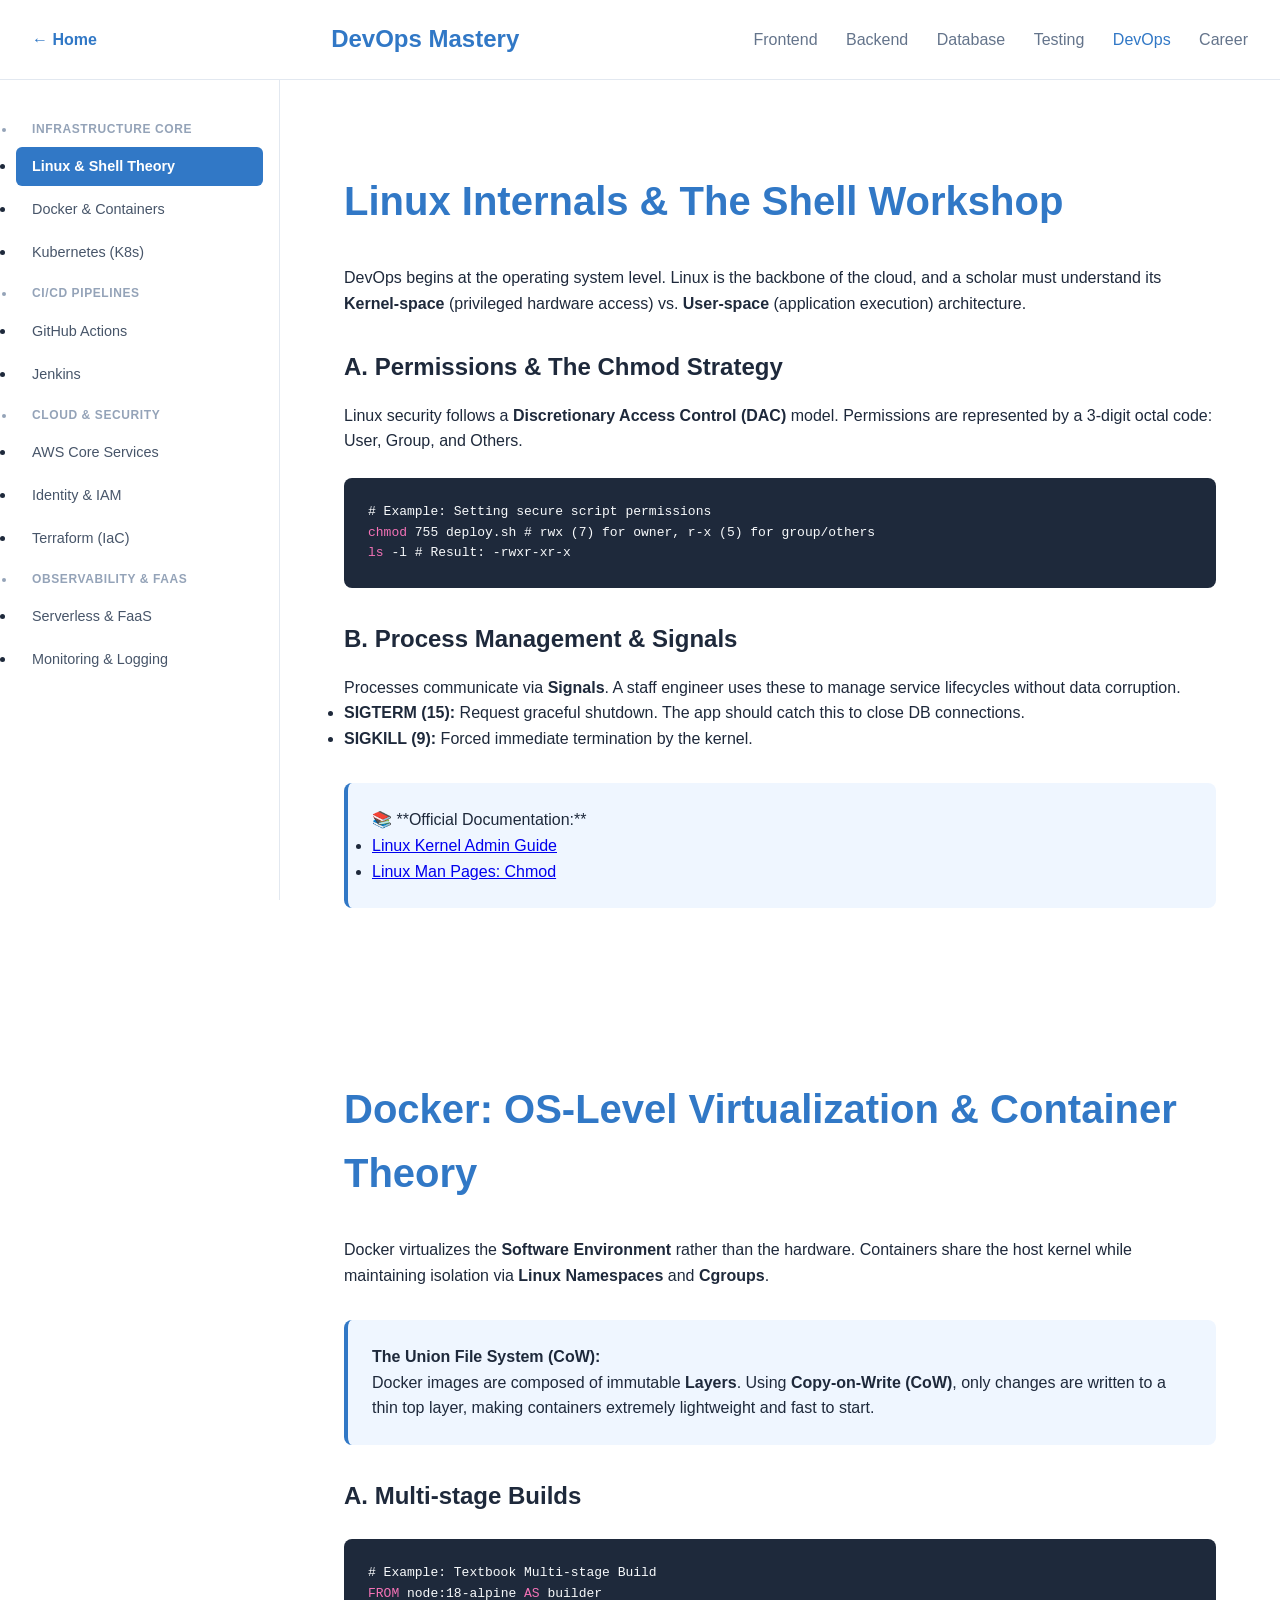
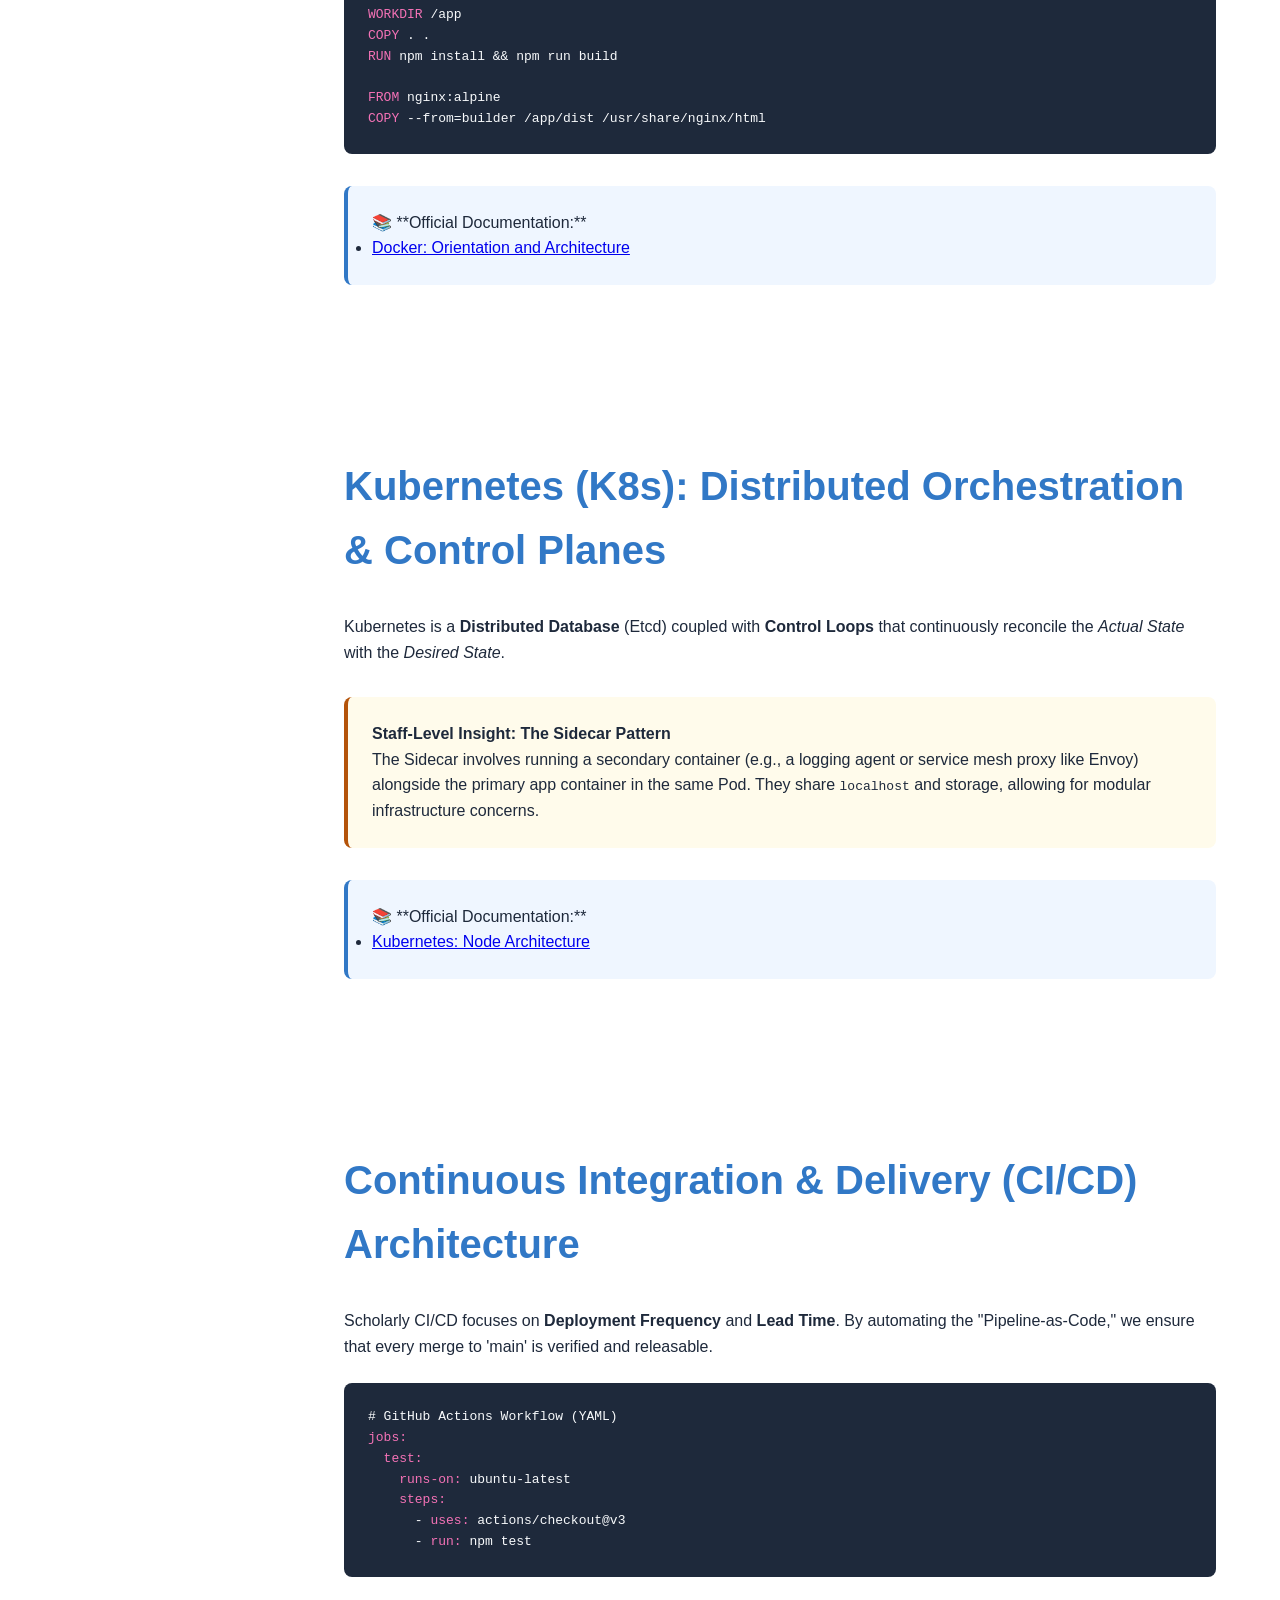
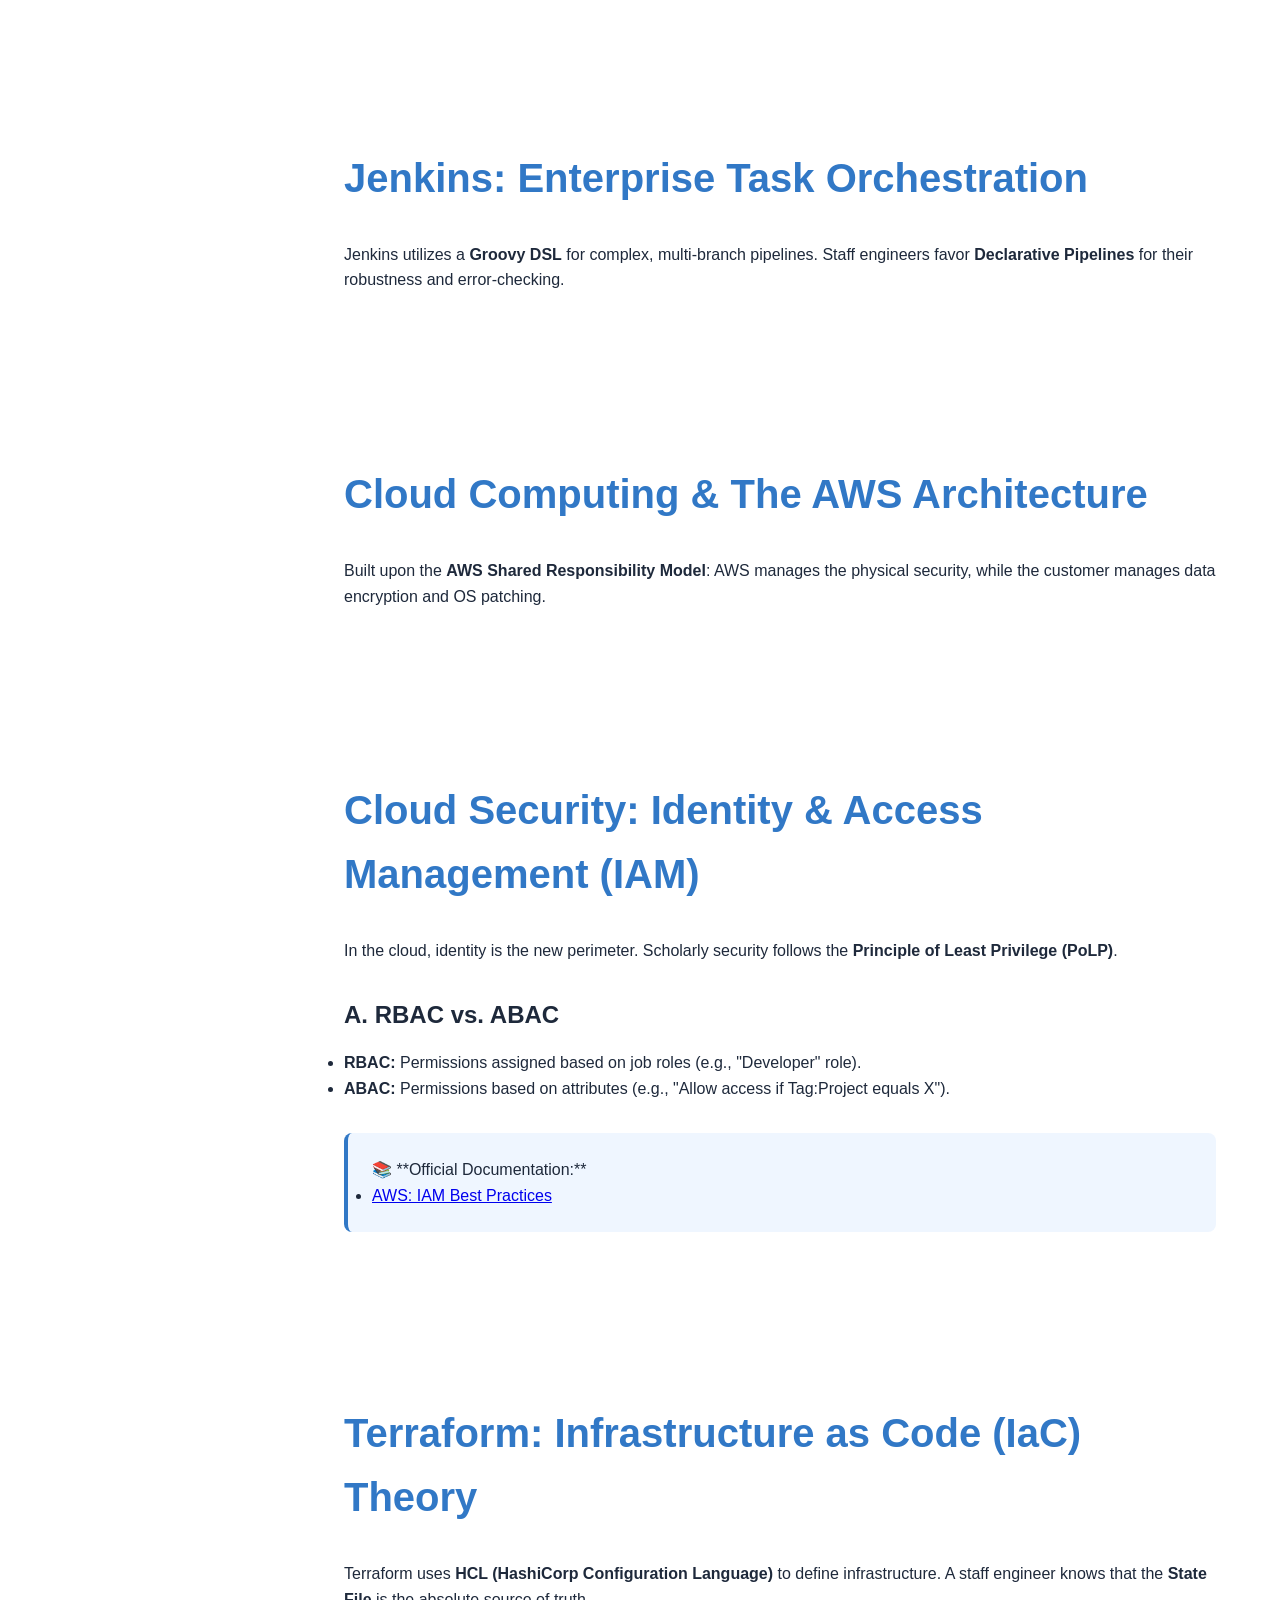
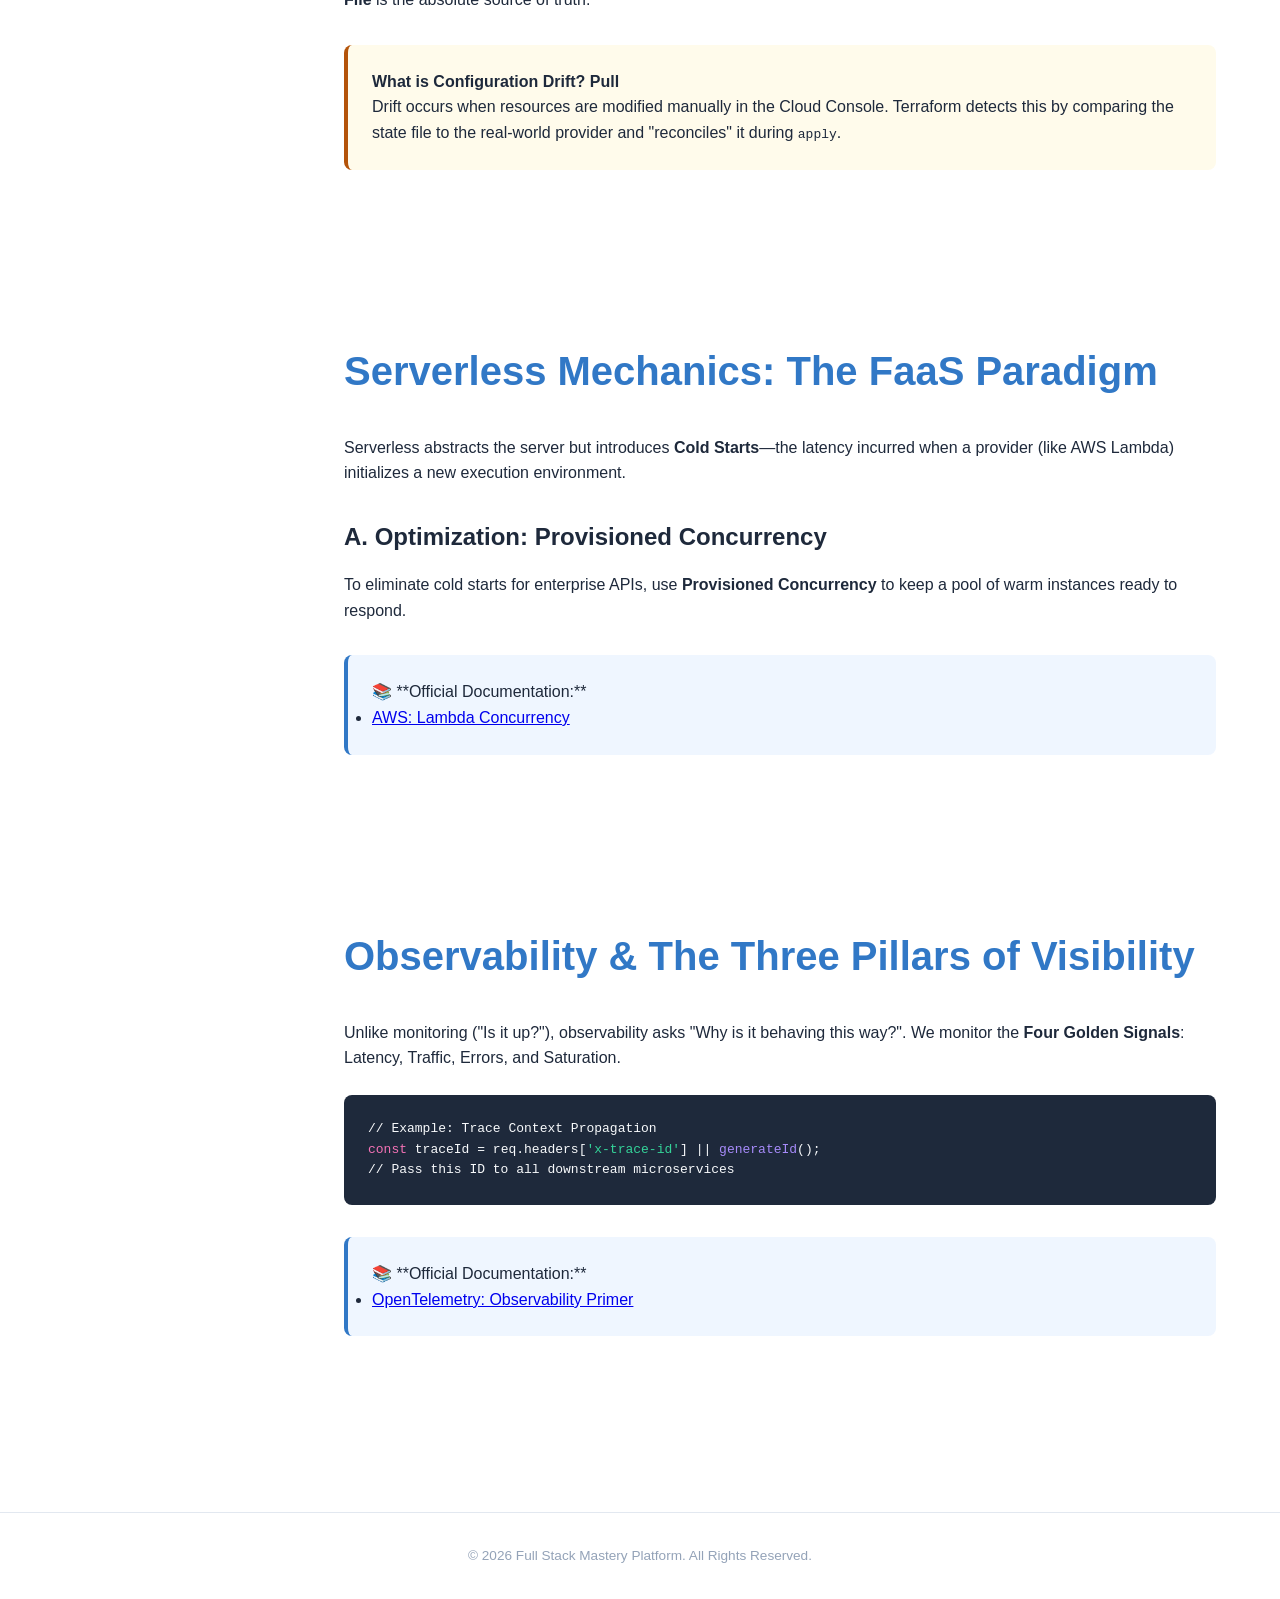
<file: devops.html>
<!DOCTYPE html>
<html lang="en">
<head>
    <meta charset="UTF-8">
    <meta name="viewport" content="width=device-width, initial-scale=1.0">
    <meta http-equiv="X-UA-Compatible" content="ie=edge">
    <title>DevOps Mastery | Full Stack Platform</title>
    <link rel="stylesheet" href="style.css">
</head>
<body>
    <header class="main-header">
        <div class="header-container">
            <a href="index.html" class="back-link">← Home</a>
            <h1 class="site-title">DevOps Mastery</h1>
            <nav class="top-nav">
                <a href="frontend.html">Frontend</a>
                <a href="backend.html">Backend</a>
                <a href="database.html">Database</a>
                <a href="testing.html">Testing</a>
                <a href="devops.html" class="active">DevOps</a>
                <a href="career.html">Career</a>
            </nav>
        </div>
    </header>

    <div class="app-container">
        <nav class="sidebar" id="sidebar">
            <ul class="nav-links">
                <li class="nav-group">Infrastructure Core</li>
                <li><a href="#linux-internals" class="nav-link active">Linux & Shell Theory</a></li>
                <li><a href="#docker" class="nav-link">Docker & Containers</a></li>
                <li><a href="#kubernetes" class="nav-link">Kubernetes (K8s)</a></li>
                <li class="nav-group">CI/CD Pipelines</li>
                <li><a href="#github-actions" class="nav-link">GitHub Actions</a></li>
                <li><a href="#jenkins" class="nav-link">Jenkins</a></li>
                <li class="nav-group">Cloud & Security</li>
                <li><a href="#aws-core" class="nav-link">AWS Core Services</a></li>
                <li><a href="#cloud-security" class="nav-link">Identity & IAM</a></li>
                <li><a href="#terraform" class="nav-link">Terraform (IaC)</a></li>
                <li class="nav-group">Observability & FaaS</li>
                <li><a href="#serverless-mechanics" class="nav-link">Serverless & FaaS</a></li>
                <li><a href="#monitoring" class="nav-link">Monitoring & Logging</a></li>
            </ul>
        </nav>

        <main class="content-area" id="content">
            <!-- 1. Linux Internals: The Foundation of DevOps -->
            <section id="linux-internals" class="lesson-section active">
                <h2>Linux Internals & The Shell Workshop</h2>
                <p>DevOps begins at the operating system level. Linux is the backbone of the cloud, and a scholar must understand its <strong>Kernel-space</strong> (privileged hardware access) vs. <strong>User-space</strong> (application execution) architecture.</p>
                
                <h3>A. Permissions & The Chmod Strategy</h3>
                <p>Linux security follows a <strong>Discretionary Access Control (DAC)</strong> model. Permissions are represented by a 3-digit octal code: User, Group, and Others.</p>
                <div class="code-block">
                    <pre><code><span class="comment"># Example: Setting secure script permissions</span>
<span class="keyword">chmod</span> 755 deploy.sh <span class="comment"># rwx (7) for owner, r-x (5) for group/others</span>
<span class="keyword">ls</span> -l <span class="comment"># Result: -rwxr-xr-x</span></code></pre>
                </div>

                <h3>B. Process Management & Signals</h3>
                <p>Processes communicate via <strong>Signals</strong>. A staff engineer uses these to manage service lifecycles without data corruption.</p>
                <ul>
                    <li><strong>SIGTERM (15):</strong> Request graceful shutdown. The app should catch this to close DB connections.</li>
                    <li><strong>SIGKILL (9):</strong> Forced immediate termination by the kernel.</li>
                </ul>

                <div class="note-box">
                    📚 **Official Documentation:**
                    <ul>
                        <li><a href="https://www.kernel.org/doc/html/latest/admin-guide/index.html">Linux Kernel Admin Guide</a></li>
                        <li><a href="https://man7.org/linux/man-pages/man1/chmod.1.html">Linux Man Pages: Chmod</a></li>
                    </ul>
                </div>
            </section>

            <!-- 2. Docker: The Scholarly Perspective on OS-level Virtualization -->
            <section id="docker" class="lesson-section">
                <h2>Docker: OS-Level Virtualization & Container Theory</h2>
                <p>Docker virtualizes the <strong>Software Environment</strong> rather than the hardware. Containers share the host kernel while maintaining isolation via <strong>Linux Namespaces</strong> and <strong>Cgroups</strong>.</p>
                
                <div class="note-box">
                    <strong>The Union File System (CoW):</strong>
                    <p>Docker images are composed of immutable <strong>Layers</strong>. Using <strong>Copy-on-Write (CoW)</strong>, only changes are written to a thin top layer, making containers extremely lightweight and fast to start.</p>
                </div>

                <h3>A. Multi-stage Builds</h3>
                <div class="code-block">
                    <pre><code><span class="comment"># Example: Textbook Multi-stage Build</span>
<span class="keyword">FROM</span> node:18-alpine <span class="keyword">AS</span> builder
<span class="keyword">WORKDIR</span> /app
<span class="keyword">COPY</span> . .
<span class="keyword">RUN</span> npm install && npm run build

<span class="keyword">FROM</span> nginx:alpine
<span class="keyword">COPY</span> --from=builder /app/dist /usr/share/nginx/html</code></pre>
                </div>

                <div class="note-box">
                    📚 **Official Documentation:**
                    <ul>
                        <li><a href="https://docs.docker.com/get-started/overview/">Docker: Orientation and Architecture</a></li>
                    </ul>
                </div>
            </section>

            <!-- 3. Kubernetes: Distributed Orchestration -->
            <section id="kubernetes" class="lesson-section">
                <h2>Kubernetes (K8s): Distributed Orchestration & Control Planes</h2>
                <p>Kubernetes is a <strong>Distributed Database</strong> (Etcd) coupled with <strong>Control Loops</strong> that continuously reconcile the <em>Actual State</em> with the <em>Desired State</em>.</p>
                
                <div class="pro-tip-box">
                    <strong>Staff-Level Insight: The Sidecar Pattern</strong>
                    <p>The Sidecar involves running a secondary container (e.g., a logging agent or service mesh proxy like Envoy) alongside the primary app container in the same Pod. They share <code>localhost</code> and storage, allowing for modular infrastructure concerns.</p>
                </div>

                <div class="note-box">
                    📚 **Official Documentation:**
                    <ul>
                        <li><a href="https://kubernetes.io/docs/concepts/architecture/nodes/">Kubernetes: Node Architecture</a></li>
                    </ul>
                </div>
            </section>

            <!-- 4. CI/CD: Continuous Integration & Delivery -->
            <section id="github-actions" class="lesson-section">
                <h2>Continuous Integration & Delivery (CI/CD) Architecture</h2>
                <p>Scholarly CI/CD focuses on <strong>Deployment Frequency</strong> and <strong>Lead Time</strong>. By automating the "Pipeline-as-Code," we ensure that every merge to 'main' is verified and releasable.</p>
                
                <div class="code-block">
                    <pre><code><span class="comment"># GitHub Actions Workflow (YAML)</span>
<span class="keyword">jobs:</span>
  <span class="keyword">test:</span>
    <span class="keyword">runs-on:</span> ubuntu-latest
    <span class="keyword">steps:</span>
      - <span class="keyword">uses:</span> actions/checkout@v3
      - <span class="keyword">run:</span> npm test</code></pre>
                </div>
            </section>

            <!-- 5. Jenkins: Enterprise Orchestration -->
            <section id="jenkins" class="lesson-section">
                <h2>Jenkins: Enterprise Task Orchestration</h2>
                <p>Jenkins utilizes a <strong>Groovy DSL</strong> for complex, multi-branch pipelines. Staff engineers favor <strong>Declarative Pipelines</strong> for their robustness and error-checking.</p>
            </section>

            <!-- 6. AWS Architecture -->
            <section id="aws-core" class="lesson-section">
                <h2>Cloud Computing & The AWS Architecture</h2>
                <p>Built upon the <strong>AWS Shared Responsibility Model</strong>: AWS manages the physical security, while the customer manages data encryption and OS patching.</p>
            </section>

            <!-- 7. Cloud Security: IAM and RBAC -->
            <section id="cloud-security" class="lesson-section">
                <h2>Cloud Security: Identity & Access Management (IAM)</h2>
                <p>In the cloud, identity is the new perimeter. Scholarly security follows the <strong>Principle of Least Privilege (PoLP)</strong>.</p>
                
                <h3>A. RBAC vs. ABAC</h3>
                <ul>
                    <li><strong>RBAC:</strong> Permissions assigned based on job roles (e.g., "Developer" role).</li>
                    <li><strong>ABAC:</strong> Permissions based on attributes (e.g., "Allow access if Tag:Project equals X").</li>
                </ul>

                <div class="note-box">
                    📚 **Official Documentation:**
                    <ul>
                        <li><a href="https://docs.aws.amazon.com/IAM/latest/UserGuide/best-practices.html">AWS: IAM Best Practices</a></li>
                    </ul>
                </div>
            </section>

            <!-- 8. Terraform: IaC Theory -->
            <section id="terraform" class="lesson-section">
                <h2>Terraform: Infrastructure as Code (IaC) Theory</h2>
                <p>Terraform uses <strong>HCL (HashiCorp Configuration Language)</strong> to define infrastructure. A staff engineer knows that the <strong>State File</strong> is the absolute source of truth.</p>
                
                <div class="pro-tip-box">
                    <strong>What is Configuration Drift? Pull</strong>
                    <p>Drift occurs when resources are modified manually in the Cloud Console. Terraform detects this by comparing the state file to the real-world provider and "reconciles" it during <code>apply</code>.</p>
                </div>
            </section>

            <!-- 9. Serverless Mechanics: Cold Starts & FaaS -->
            <section id="serverless-mechanics" class="lesson-section">
                <h2>Serverless Mechanics: The FaaS Paradigm</h2>
                <p>Serverless abstracts the server but introduces <strong>Cold Starts</strong>—the latency incurred when a provider (like AWS Lambda) initializes a new execution environment.</p>
                
                <h3>A. Optimization: Provisioned Concurrency</h3>
                <p>To eliminate cold starts for enterprise APIs, use <strong>Provisioned Concurrency</strong> to keep a pool of warm instances ready to respond.</p>

                <div class="note-box">
                    📚 **Official Documentation:**
                    <ul>
                        <li><a href="https://docs.aws.amazon.com/lambda/latest/dg/lambda-concurrency.html">AWS: Lambda Concurrency</a></li>
                    </ul>
                </div>
            </section>

            <!-- 10. Observability: Metrics, Logs & Traces -->
            <section id="monitoring" class="lesson-section">
                <h2>Observability & The Three Pillars of Visibility</h2>
                <p>Unlike monitoring ("Is it up?"), observability asks "Why is it behaving this way?". We monitor the <strong>Four Golden Signals</strong>: Latency, Traffic, Errors, and Saturation.</p>
                
                <div class="code-block">
                    <pre><code><span class="comment">// Example: Trace Context Propagation</span>
<span class="keyword">const</span> traceId = req.headers[<span class="string">'x-trace-id'</span>] || <span class="function">generateId</span>();
<span class="comment">// Pass this ID to all downstream microservices</span></code></pre>
                </div>

                <div class="note-box">
                    📚 **Official Documentation:**
                    <ul>
                        <li><a href="https://opentelemetry.io/docs/concepts/observability-primer/">OpenTelemetry: Observability Primer</a></li>
                    </ul>
                </div>
            </section>
        </main>
    </div>

    <footer class="main-footer">
        <p>&copy; 2026 Full Stack Mastery Platform. All Rights Reserved.</p>
    </footer>

    <script src="script.js"></script>
</body>
</html>
</file>
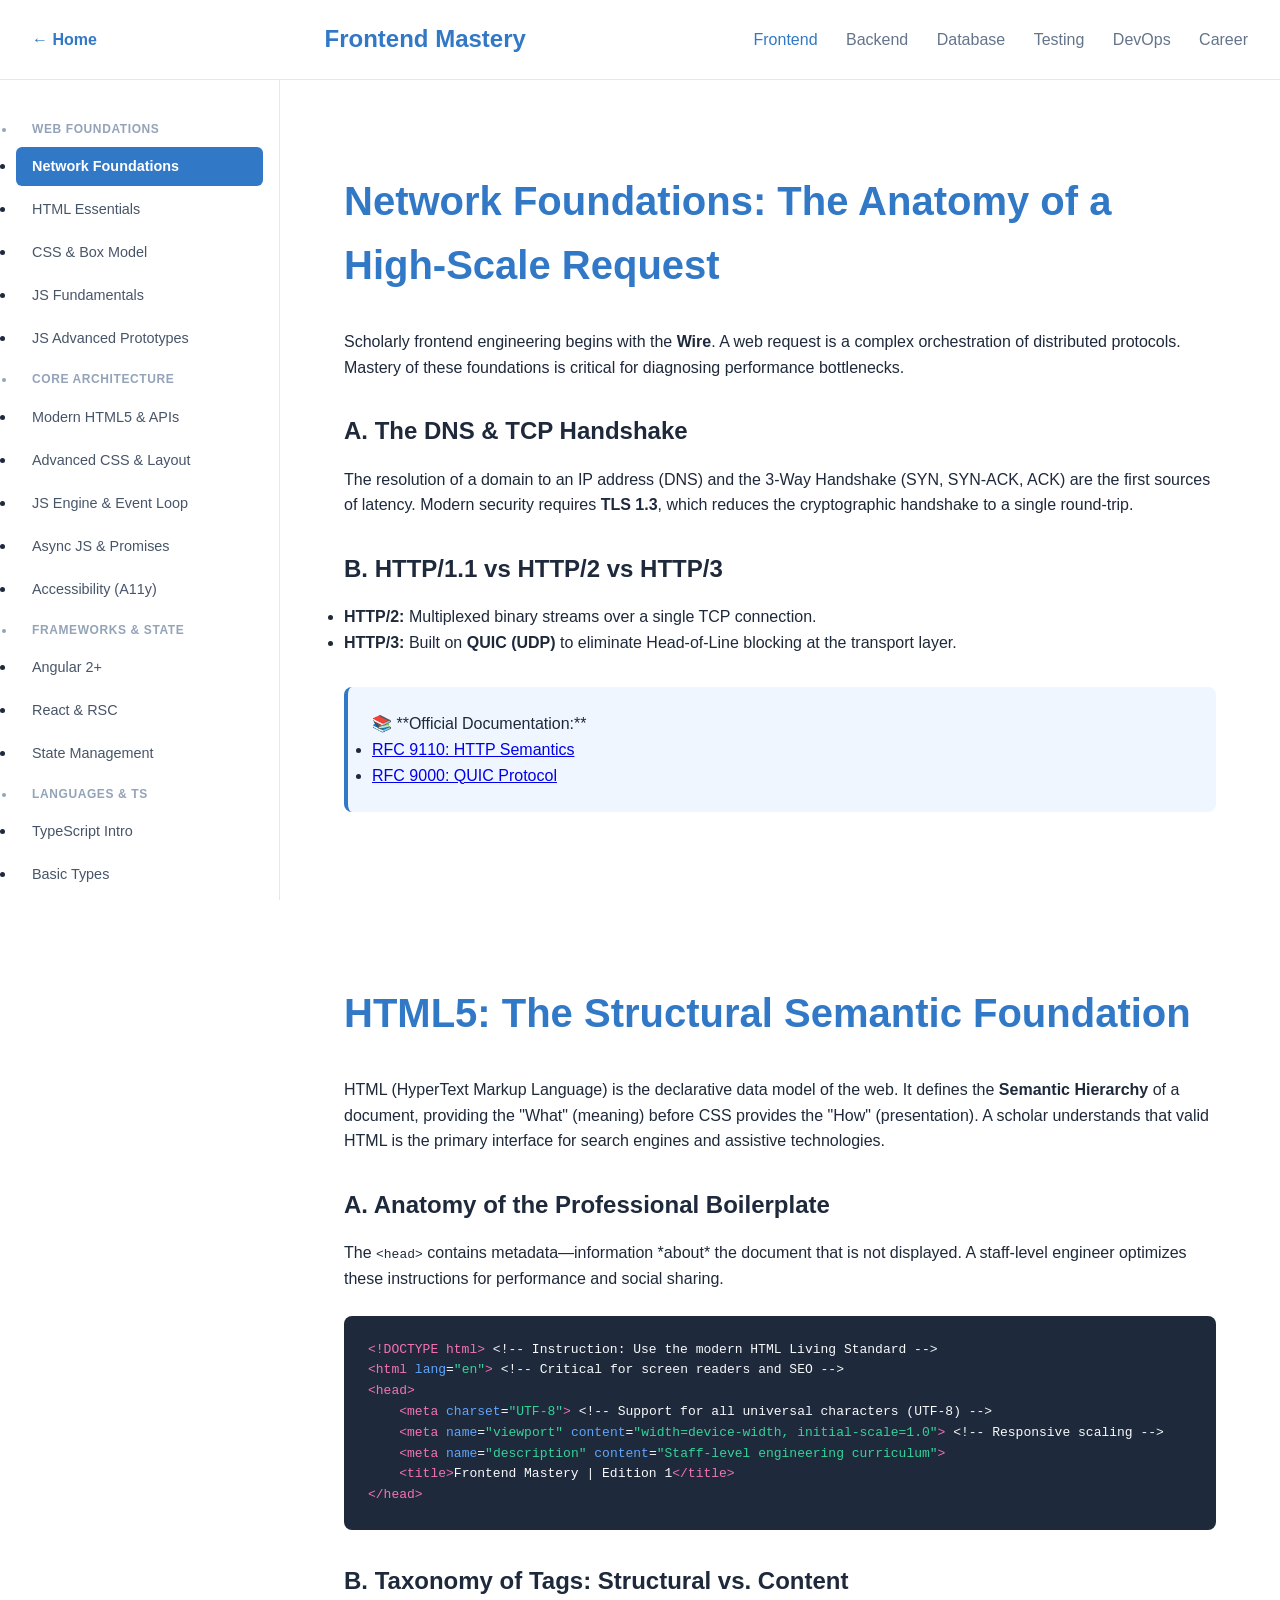
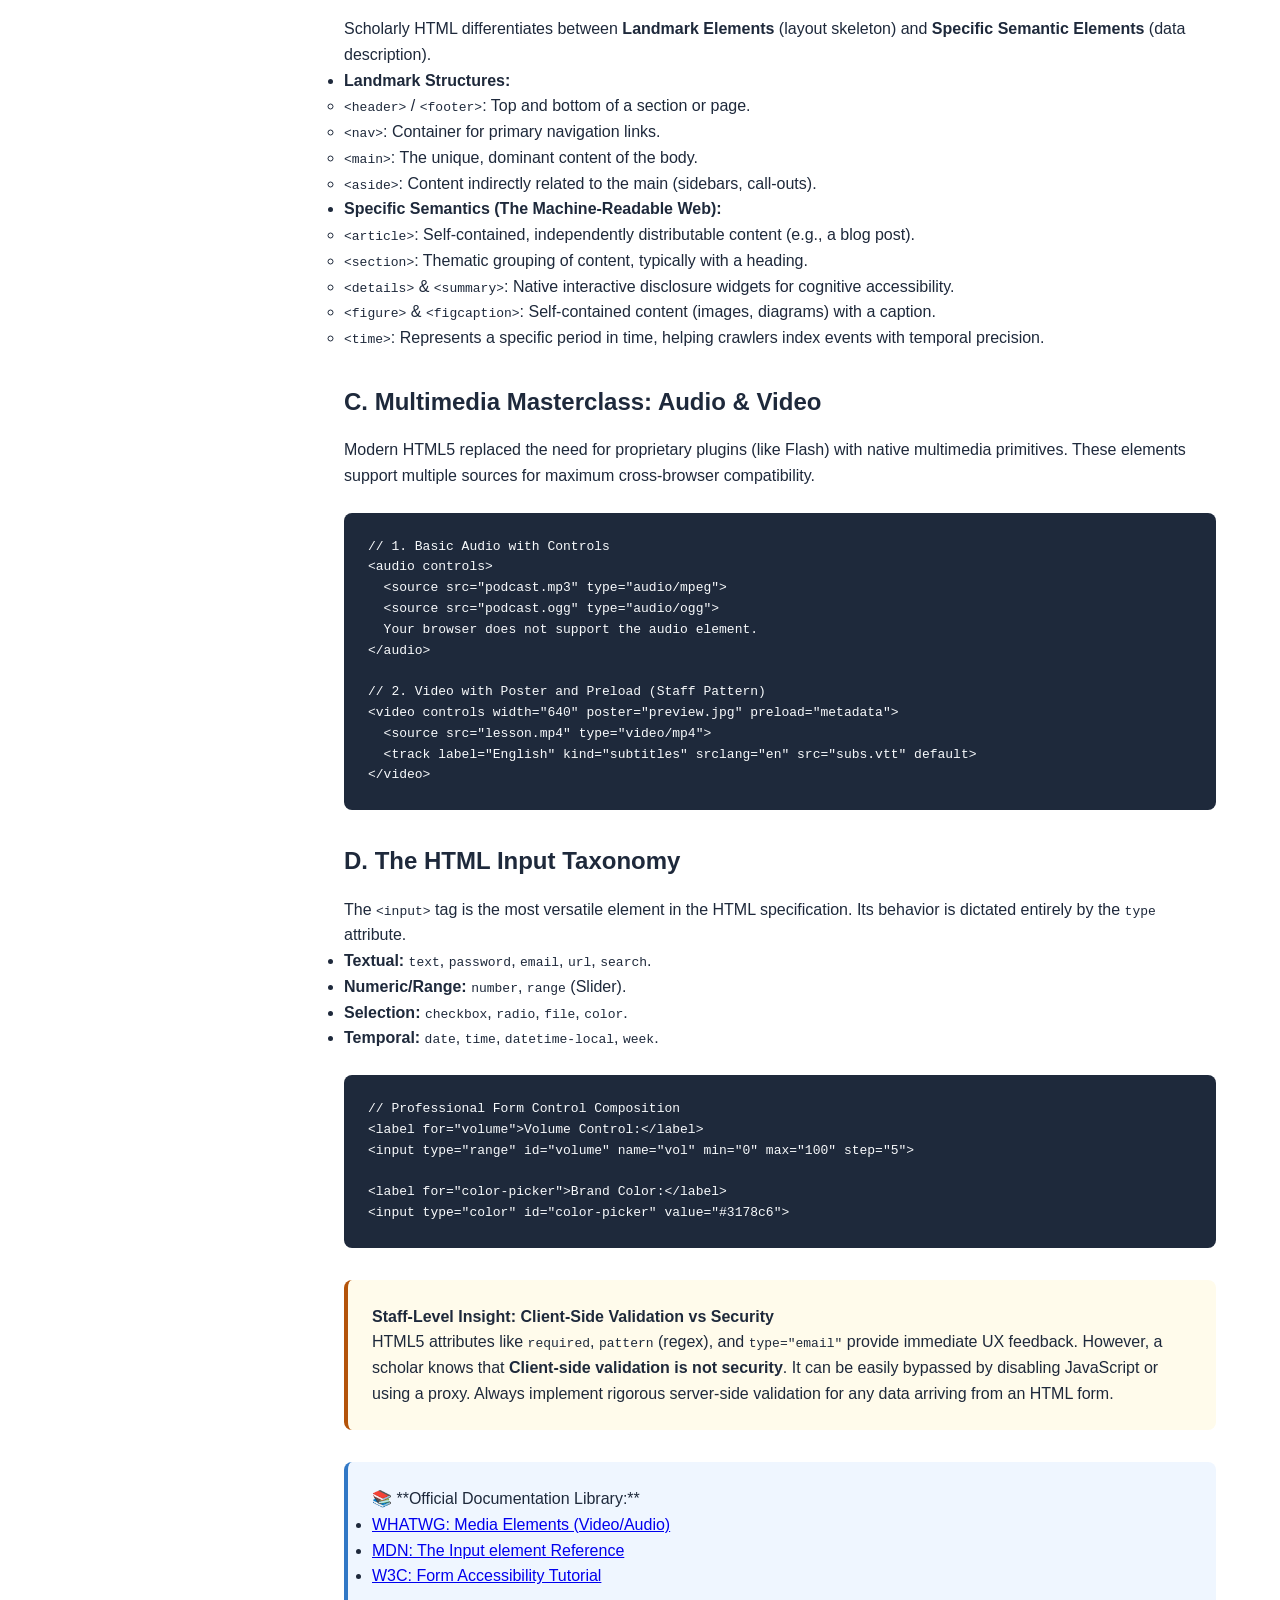
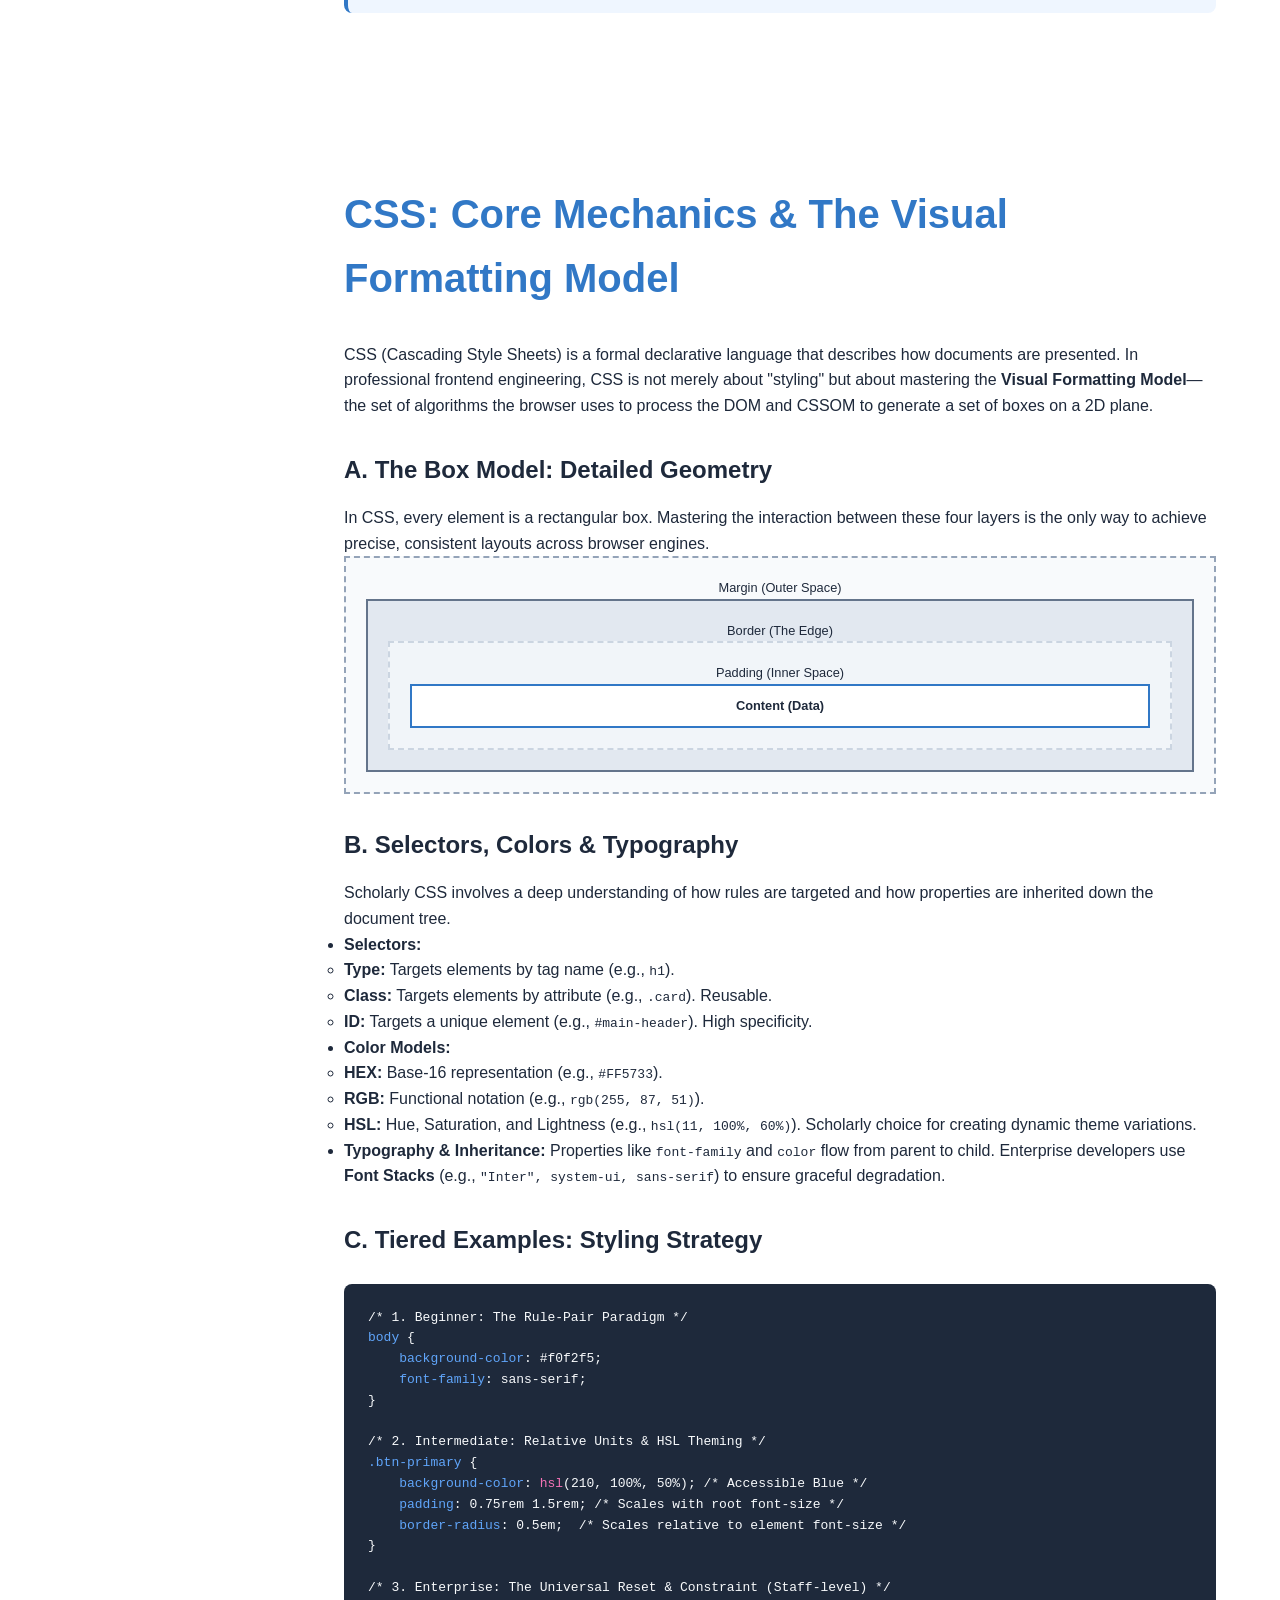
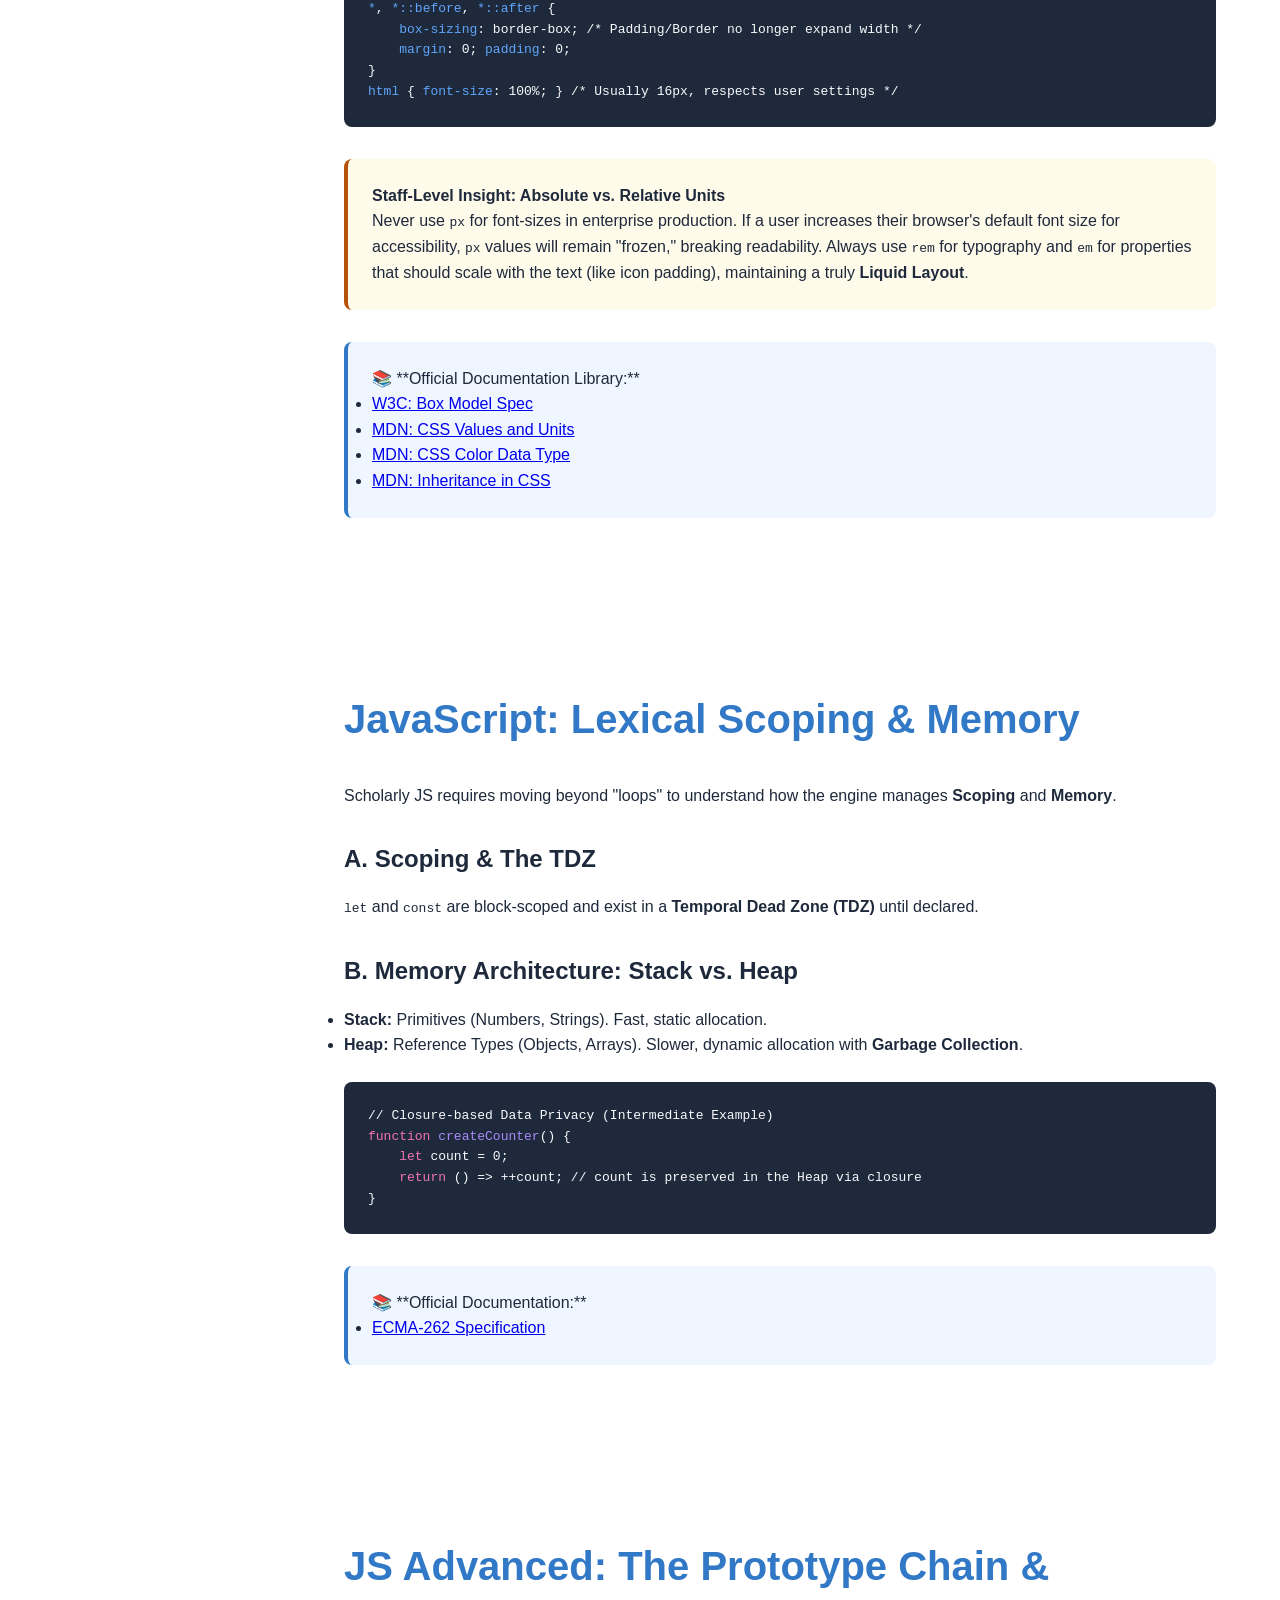
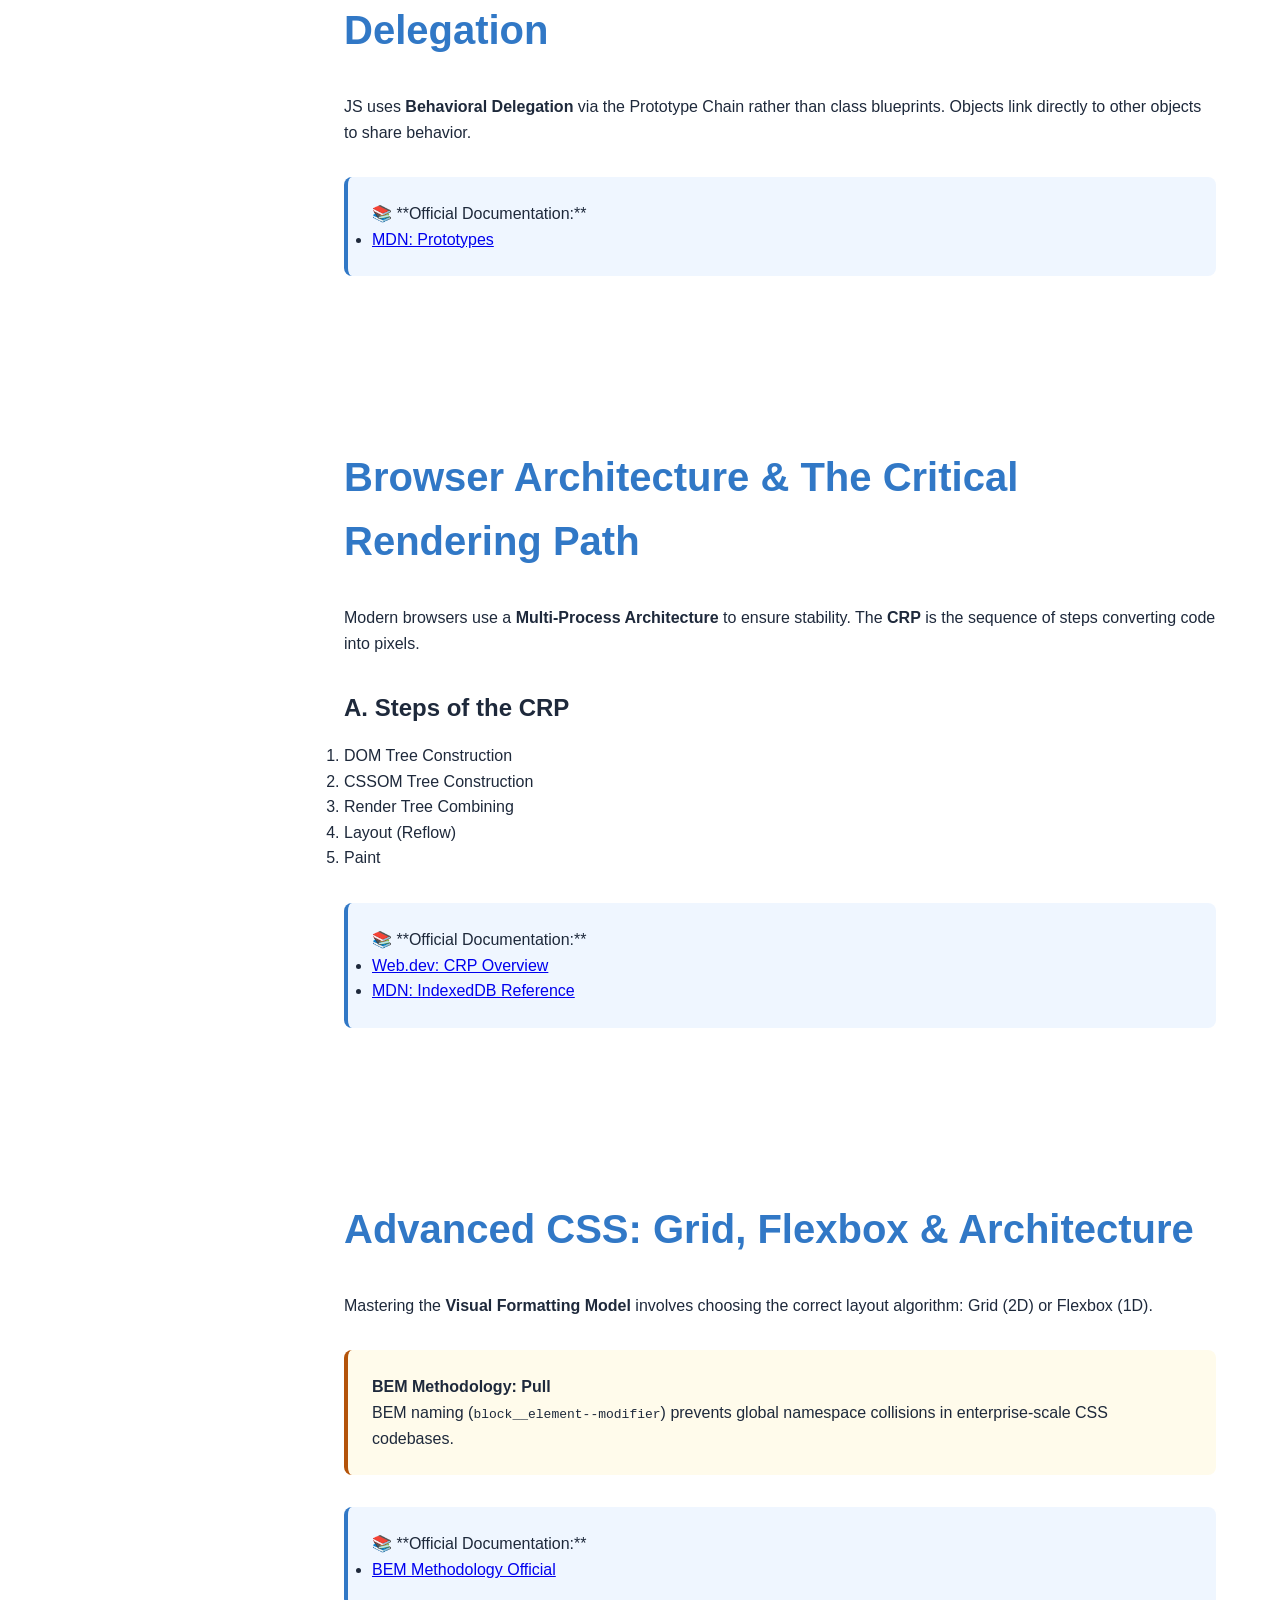
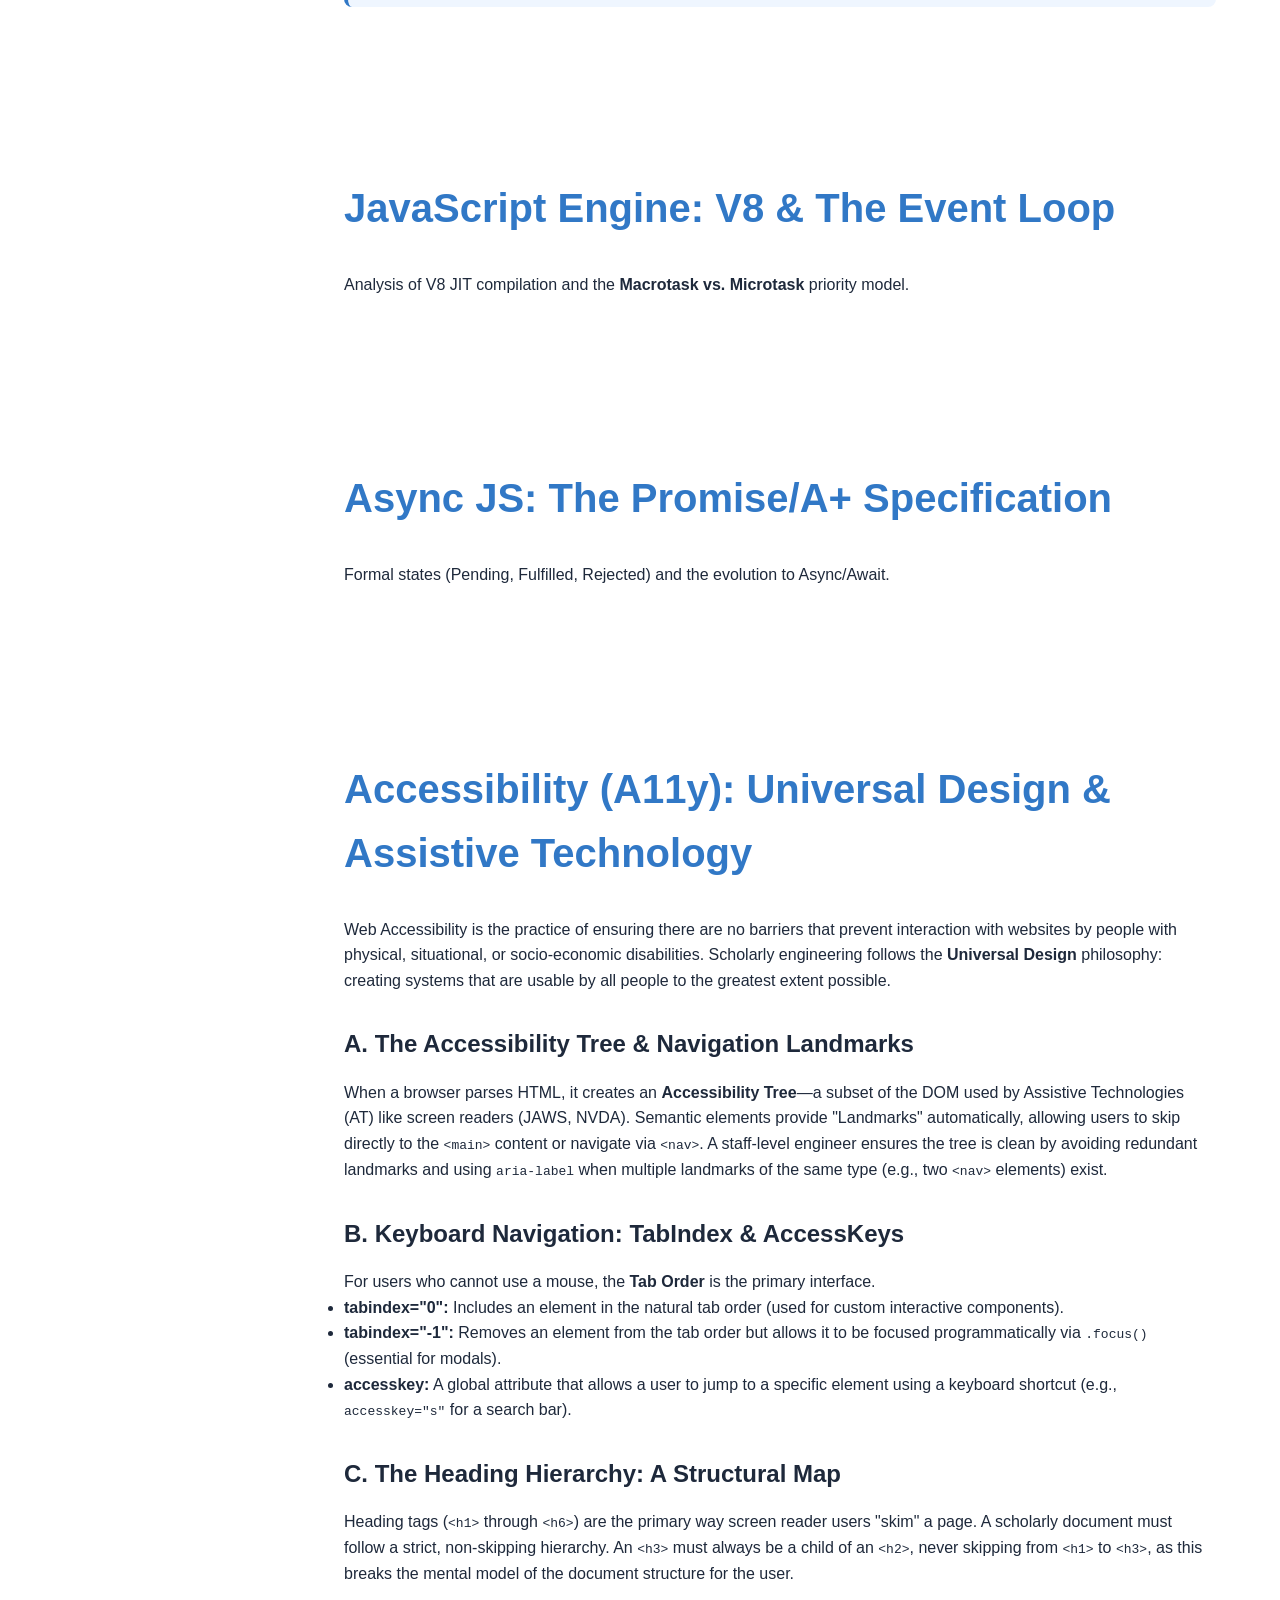
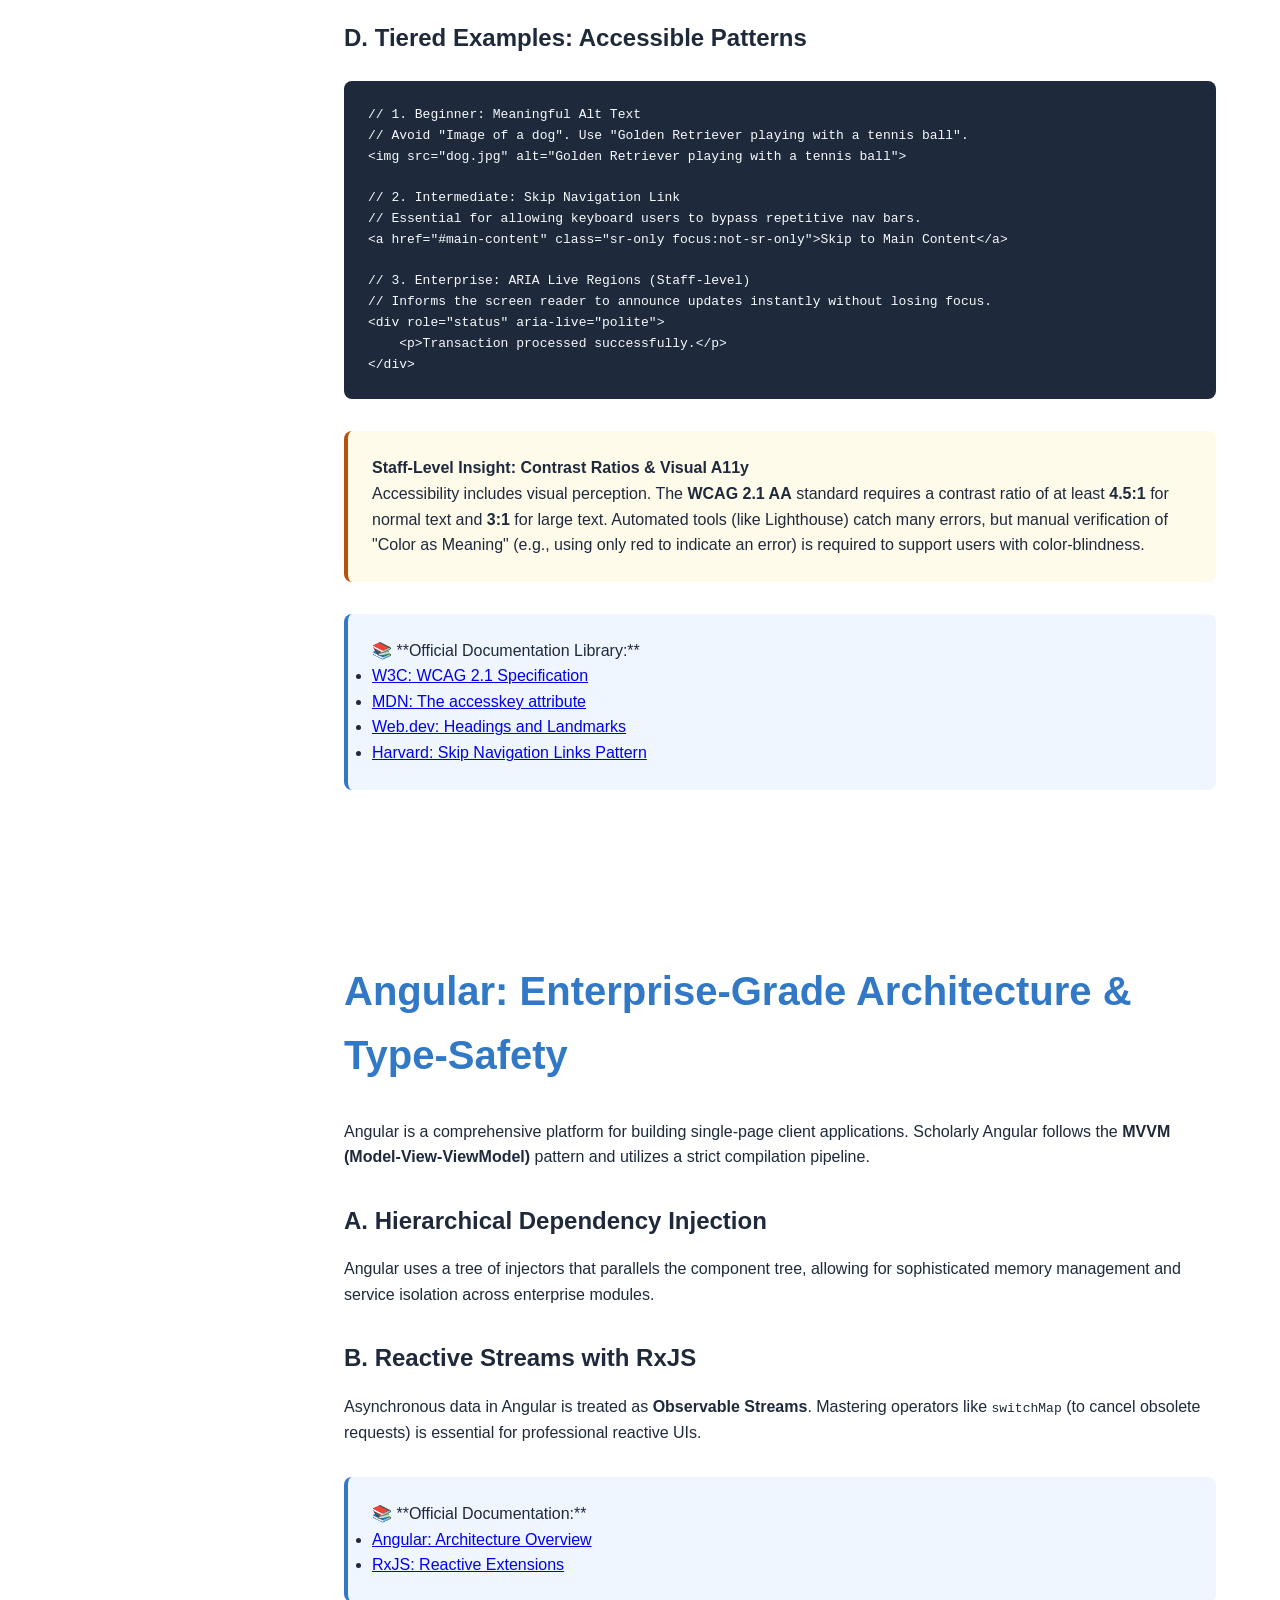
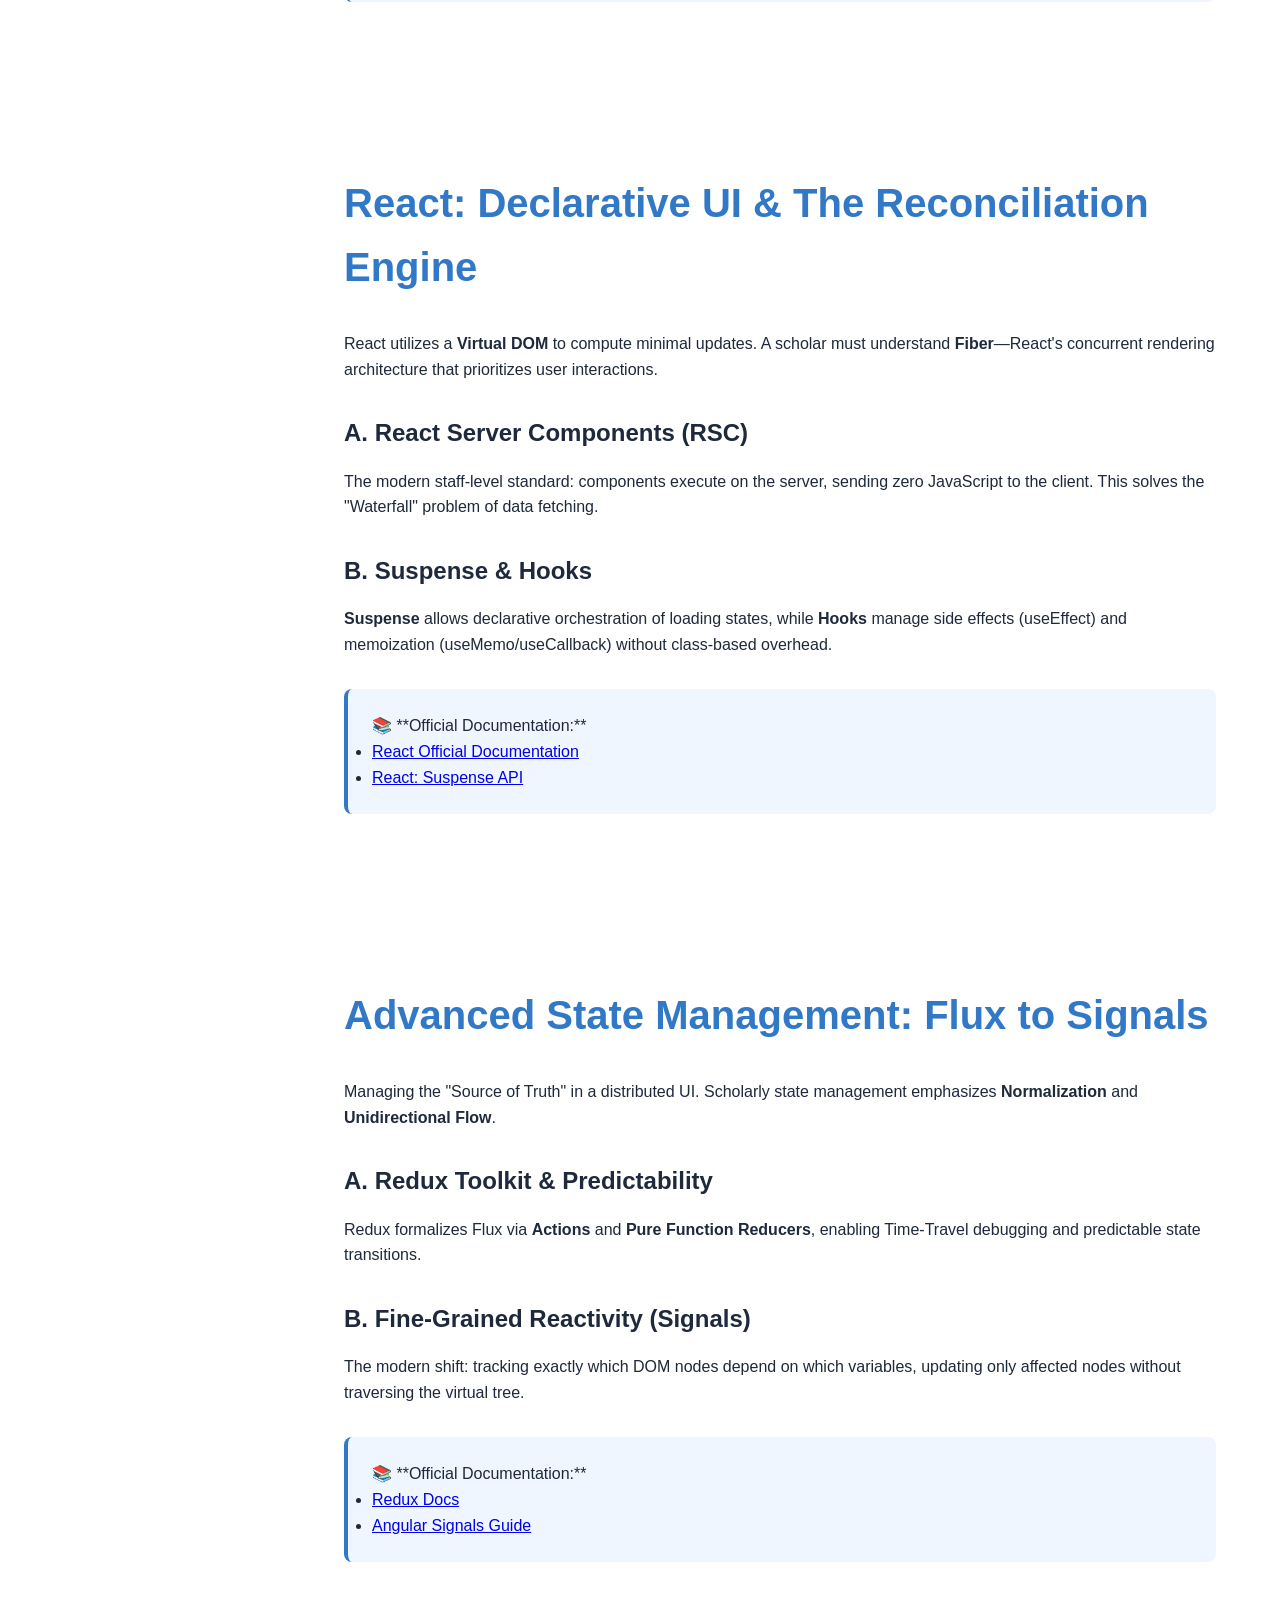
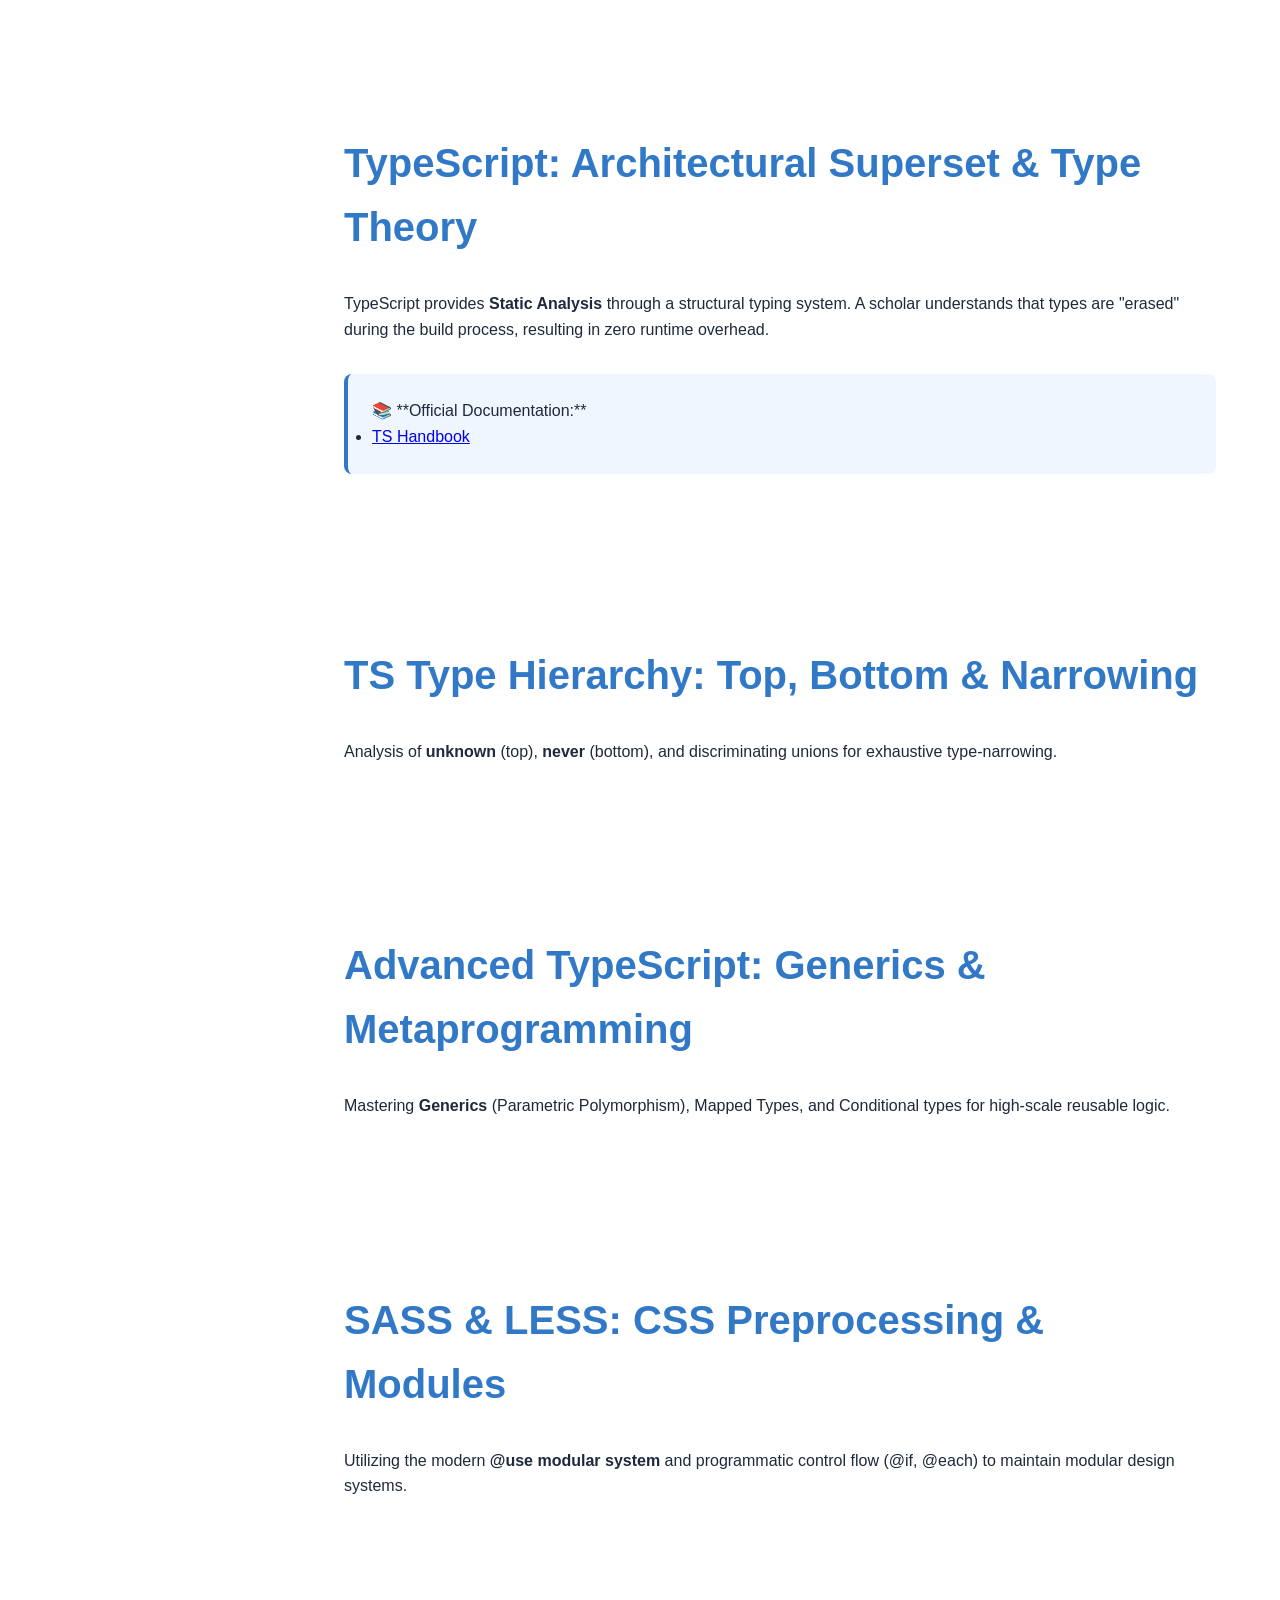
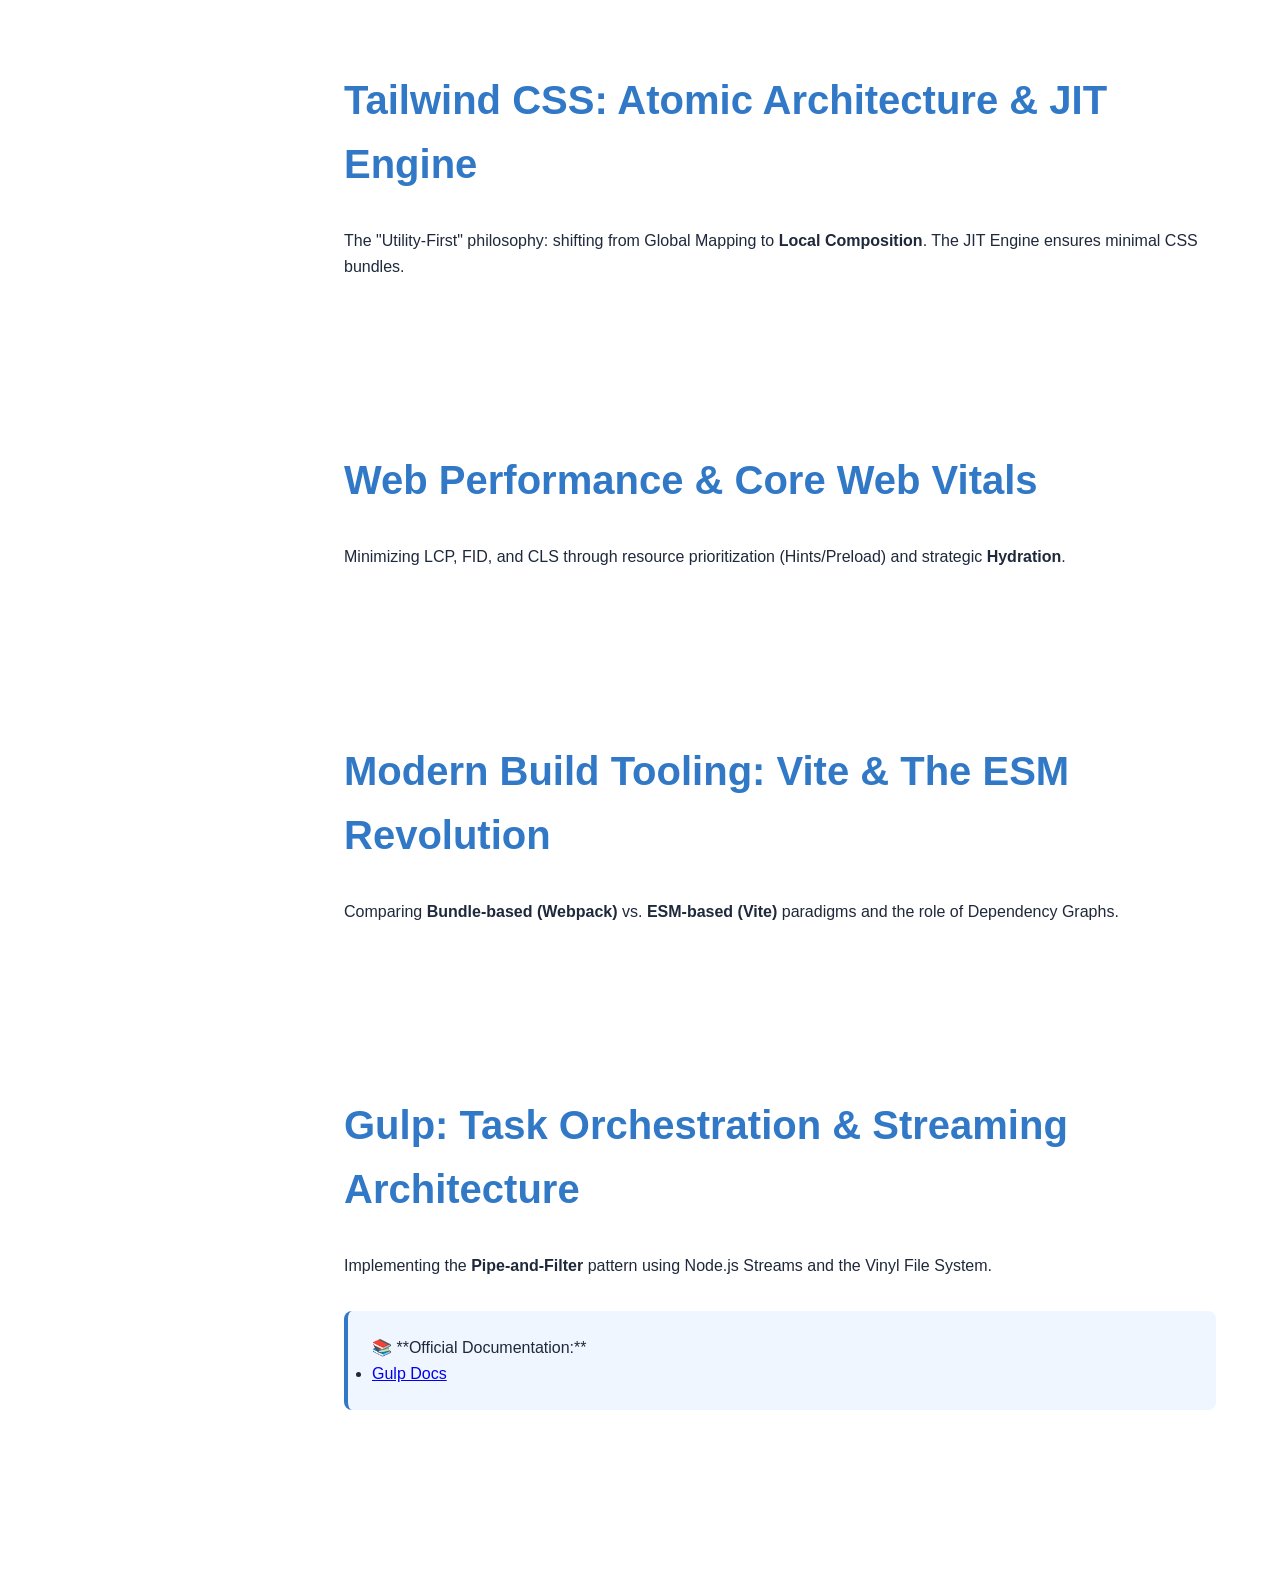
<file: frontend.html>
<!DOCTYPE html>
<html lang="en">
<head>
    <meta charset="UTF-8">
    <meta name="viewport" content="width=device-width, initial-scale=1.0">
    <meta http-equiv="X-UA-Compatible" content="ie=edge">
    <title>Frontend Mastery | Full Stack Platform</title>
    <link rel="stylesheet" href="style.css">
</head>
<body>
    <header class="main-header">
        <div class="header-container">
            <a href="index.html" class="back-link">← Home</a>
            <h1 class="site-title">Frontend Mastery</h1>
            <nav class="top-nav">
                <a href="frontend.html" class="active">Frontend</a>
                <a href="backend.html">Backend</a>
                <a href="database.html">Database</a>
                <a href="testing.html">Testing</a>
                <a href="devops.html">DevOps</a>
                <a href="career.html">Career</a>
            </nav>
        </div>
    </header>

    <div class="app-container">
        <nav class="sidebar" id="sidebar">
            <ul class="nav-links">
                <li class="nav-group">Web Foundations</li>
                <li><a href="#network-foundations" class="nav-link">Network Foundations</a></li>
                <li><a href="#html-foundations" class="nav-link active">HTML Essentials</a></li>
                <li><a href="#css-foundations" class="nav-link">CSS & Box Model</a></li>
                <li><a href="#js-foundations" class="nav-link">JS Fundamentals</a></li>
                <li><a href="#js-prototypes" class="nav-link">JS Advanced Prototypes</a></li>
                <li class="nav-group">Core Architecture</li>
                <li><a href="#html5-apis" class="nav-link">Modern HTML5 & APIs</a></li>
                <li><a href="#advanced-css" class="nav-link">Advanced CSS & Layout</a></li>
                <li><a href="#js-engine" class="nav-link">JS Engine & Event Loop</a></li>
                <li><a href="#js-async" class="nav-link">Async JS & Promises</a></li>
                <li><a href="#a11y-semantic" class="nav-link">Accessibility (A11y)</a></li>
                <li class="nav-group">Frameworks & State</li>
                <li><a href="#angular" class="nav-link">Angular 2+</a></li>
                <li><a href="#react" class="nav-link">React & RSC</a></li>
                <li><a href="#state-management" class="nav-link">State Management</a></li>
                <li class="nav-group">Languages & TS</li>
                <li><a href="#ts-intro" class="nav-link">TypeScript Intro</a></li>
                <li><a href="#ts-basic-types" class="nav-link">Basic Types</a></li>
                <li><a href="#ts-advanced-types" class="nav-link">Utility Types</a></li>
                <li class="nav-group">Styling & Tooling</li>
                <li><a href="#css-sass" class="nav-link">SASS & LESS</a></li>
                <li><a href="#tailwind" class="nav-link">Tailwind CSS</a></li>
                <li><a href="#web-perf" class="nav-link">Web Performance</a></li>
                <li><a href="#modern-build" class="nav-link">Vite & Build Tooling</a></li>
                <li><a href="#gulp" class="nav-link">Gulp & Orchestration</a></li>
            </ul>
        </nav>

        <main class="content-area" id="content">
            <!-- 1. Network Foundations -->
            <section id="network-foundations" class="lesson-section active">
                <h2>Network Foundations: The Anatomy of a High-Scale Request</h2>
                <p>Scholarly frontend engineering begins with the <strong>Wire</strong>. A web request is a complex orchestration of distributed protocols. Mastery of these foundations is critical for diagnosing performance bottlenecks.</p>
                
                <h3>A. The DNS & TCP Handshake</h3>
                <p>The resolution of a domain to an IP address (DNS) and the 3-Way Handshake (SYN, SYN-ACK, ACK) are the first sources of latency. Modern security requires <strong>TLS 1.3</strong>, which reduces the cryptographic handshake to a single round-trip.</p>

                <h3>B. HTTP/1.1 vs HTTP/2 vs HTTP/3</h3>
                <ul>
                    <li><strong>HTTP/2:</strong> Multiplexed binary streams over a single TCP connection.</li>
                    <li><strong>HTTP/3:</strong> Built on <strong>QUIC (UDP)</strong> to eliminate Head-of-Line blocking at the transport layer.</li>
                </ul>

                <div class="note-box">
                    📚 **Official Documentation:**
                    <ul>
                        <li><a href="https://httpwg.org/specs/rfc9110.html">RFC 9110: HTTP Semantics</a></li>
                        <li><a href="https://www.rfc-editor.org/rfc/rfc9000.html">RFC 9000: QUIC Protocol</a></li>
                    </ul>
                </div>
            </section>

            <!-- 2. HTML Essentials: The Scholarly Perspective on Document Structure -->
            <section id="html-foundations" class="lesson-section">
                <h2>HTML5: The Structural Semantic Foundation</h2>
                <p>HTML (HyperText Markup Language) is the declarative data model of the web. It defines the <strong>Semantic Hierarchy</strong> of a document, providing the "What" (meaning) before CSS provides the "How" (presentation). A scholar understands that valid HTML is the primary interface for search engines and assistive technologies.</p>
                
                <h3>A. Anatomy of the Professional Boilerplate</h3>
                <p>The <code>&lt;head&gt;</code> contains metadata—information *about* the document that is not displayed. A staff-level engineer optimizes these instructions for performance and social sharing.</p>
                <div class="code-block">
                    <pre><code><span class="keyword">&lt;!DOCTYPE html&gt;</span> <span class="comment">&lt;!-- Instruction: Use the modern HTML Living Standard --&gt;</span>
<span class="keyword">&lt;html</span> <span class="type">lang</span>=<span class="string">"en"</span><span class="keyword">&gt;</span> <span class="comment">&lt;!-- Critical for screen readers and SEO --&gt;</span>
<span class="keyword">&lt;head&gt;</span>
    <span class="keyword">&lt;meta</span> <span class="type">charset</span>=<span class="string">"UTF-8"</span><span class="keyword">&gt;</span> <span class="comment">&lt;!-- Support for all universal characters (UTF-8) --&gt;</span>
    <span class="keyword">&lt;meta</span> <span class="type">name</span>=<span class="string">"viewport"</span> <span class="type">content</span>=<span class="string">"width=device-width, initial-scale=1.0"</span><span class="keyword">&gt;</span> <span class="comment">&lt;!-- Responsive scaling --&gt;</span>
    <span class="keyword">&lt;meta</span> <span class="type">name</span>=<span class="string">"description"</span> <span class="type">content</span>=<span class="string">"Staff-level engineering curriculum"</span><span class="keyword">&gt;</span>
    <span class="keyword">&lt;title&gt;</span>Frontend Mastery | Edition 1<span class="keyword">&lt;/title&gt;</span>
<span class="keyword">&lt;/head&gt;</span></code></pre>
                </div>

                <h3>B. Taxonomy of Tags: Structural vs. Content</h3>
                <p>Scholarly HTML differentiates between <strong>Landmark Elements</strong> (layout skeleton) and <strong>Specific Semantic Elements</strong> (data description).</p>
                <ul>
                    <li><strong>Landmark Structures:</strong> 
                        <ul>
                            <li><code>&lt;header&gt;</code> / <code>&lt;footer&gt;</code>: Top and bottom of a section or page.</li>
                            <li><code>&lt;nav&gt;</code>: Container for primary navigation links.</li>
                            <li><code>&lt;main&gt;</code>: The unique, dominant content of the body.</li>
                            <li><code>&lt;aside&gt;</code>: Content indirectly related to the main (sidebars, call-outs).</li>
                        </ul>
                    </li>
                    <li><strong>Specific Semantics (The Machine-Readable Web):</strong> 
                        <ul>
                            <li><code>&lt;article&gt;</code>: Self-contained, independently distributable content (e.g., a blog post).</li>
                            <li><code>&lt;section&gt;</code>: Thematic grouping of content, typically with a heading.</li>
                            <li><code>&lt;details&gt;</code> & <code>&lt;summary&gt;</code>: Native interactive disclosure widgets for cognitive accessibility.</li>
                            <li><code>&lt;figure&gt;</code> & <code>&lt;figcaption&gt;</code>: Self-contained content (images, diagrams) with a caption.</li>
                            <li><code>&lt;time&gt;</code>: Represents a specific period in time, helping crawlers index events with temporal precision.</li>
                        </ul>
                    </li>
                </ul>

                <h3>C. Multimedia Masterclass: Audio & Video</h3>
                <p>Modern HTML5 replaced the need for proprietary plugins (like Flash) with native multimedia primitives. These elements support multiple sources for maximum cross-browser compatibility.</p>
                <div class="code-block">
                    <pre><code><span class="comment">// 1. Basic Audio with Controls</span>
&lt;audio controls&gt;
  &lt;source src="podcast.mp3" type="audio/mpeg"&gt;
  &lt;source src="podcast.ogg" type="audio/ogg"&gt;
  Your browser does not support the audio element.
&lt;/audio&gt;

<span class="comment">// 2. Video with Poster and Preload (Staff Pattern)</span>
&lt;video controls width="640" poster="preview.jpg" preload="metadata"&gt;
  &lt;source src="lesson.mp4" type="video/mp4"&gt;
  &lt;track label="English" kind="subtitles" srclang="en" src="subs.vtt" default&gt;
&lt;/video&gt;</code></pre>
                </div>

                <h3>D. The HTML Input Taxonomy</h3>
                <p>The <code>&lt;input&gt;</code> tag is the most versatile element in the HTML specification. Its behavior is dictated entirely by the <code>type</code> attribute.</p>
                <ul>
                    <li><strong>Textual:</strong> <code>text</code>, <code>password</code>, <code>email</code>, <code>url</code>, <code>search</code>.</li>
                    <li><strong>Numeric/Range:</strong> <code>number</code>, <code>range</code> (Slider).</li>
                    <li><strong>Selection:</strong> <code>checkbox</code>, <code>radio</code>, <code>file</code>, <code>color</code>.</li>
                    <li><strong>Temporal:</strong> <code>date</code>, <code>time</code>, <code>datetime-local</code>, <code>week</code>.</li>
                </ul>

                <div class="code-block">
                    <pre><code><span class="comment">// Professional Form Control Composition</span>
&lt;label for="volume"&gt;Volume Control:&lt;/label&gt;
&lt;input type="range" id="volume" name="vol" min="0" max="100" step="5"&gt;

&lt;label for="color-picker"&gt;Brand Color:&lt;/label&gt;
&lt;input type="color" id="color-picker" value="#3178c6"&gt;</code></pre>
                </div>

                <div class="pro-tip-box">
                    <strong>Staff-Level Insight: Client-Side Validation vs Security</strong>
                    <p>HTML5 attributes like <code>required</code>, <code>pattern</code> (regex), and <code>type="email"</code> provide immediate UX feedback. However, a scholar knows that <strong>Client-side validation is not security</strong>. It can be easily bypassed by disabling JavaScript or using a proxy. Always implement rigorous server-side validation for any data arriving from an HTML form.</p>
                </div>

                <div class="note-box">
                    📚 **Official Documentation Library:**
                    <ul>
                        <li><a href="https://html.spec.whatwg.org/multipage/media.html">WHATWG: Media Elements (Video/Audio)</a></li>
                        <li><a href="https://developer.mozilla.org/en-US/docs/Web/HTML/Element/input">MDN: The Input element Reference</a></li>
                        <li><a href="https://www.w3.org/WAI/tutorials/forms/">W3C: Form Accessibility Tutorial</a></li>
                    </ul>
                </div>
            </section>

            <!-- 3. CSS Core Mechanics: The Scholarly Perspective on Visual Design -->
            <section id="css-foundations" class="lesson-section">
                <h2>CSS: Core Mechanics & The Visual Formatting Model</h2>
                <p>CSS (Cascading Style Sheets) is a formal declarative language that describes how documents are presented. In professional frontend engineering, CSS is not merely about "styling" but about mastering the <strong>Visual Formatting Model</strong>—the set of algorithms the browser uses to process the DOM and CSSOM to generate a set of boxes on a 2D plane.</p>
                
                <h3>A. The Box Model: Detailed Geometry</h3>
                <p>In CSS, every element is a rectangular box. Mastering the interaction between these four layers is the only way to achieve precise, consistent layouts across browser engines.</p>
                
                <div class="box-model-viz">
                    <div class="bm-margin" style="border: 2px dashed #94a3b8; padding: 20px; text-align: center; background: #f8fafc; font-size: 0.8rem;">Margin (Outer Space)
                        <div class="bm-border" style="border: 2px solid #64748b; padding: 20px; background: #e2e8f0;">Border (The Edge)
                            <div class="bm-padding" style="border: 2px dashed #cbd5e1; padding: 20px; background: #f1f5f9;">Padding (Inner Space)
                                <div class="bm-content" style="border: 2px solid #3178c6; padding: 10px; background: white; font-weight: bold;">Content (Data)</div>
                            </div>
                        </div>
                    </div>
                </div>

                <h3>B. Selectors, Colors & Typography</h3>
                <p>Scholarly CSS involves a deep understanding of how rules are targeted and how properties are inherited down the document tree.</p>
                <ul>
                    <li><strong>Selectors:</strong>
                        <ul>
                            <li><strong>Type:</strong> Targets elements by tag name (e.g., <code>h1</code>).</li>
                            <li><strong>Class:</strong> Targets elements by attribute (e.g., <code>.card</code>). Reusable.</li>
                            <li><strong>ID:</strong> Targets a unique element (e.g., <code>#main-header</code>). High specificity.</li>
                        </ul>
                    </li>
                    <li><strong>Color Models:</strong>
                        <ul>
                            <li><strong>HEX:</strong> Base-16 representation (e.g., <code>#FF5733</code>).</li>
                            <li><strong>RGB:</strong> Functional notation (e.g., <code>rgb(255, 87, 51)</code>).</li>
                            <li><strong>HSL:</strong> Hue, Saturation, and Lightness (e.g., <code>hsl(11, 100%, 60%)</code>). Scholarly choice for creating dynamic theme variations.</li>
                        </ul>
                    </li>
                    <li><strong>Typography & Inheritance:</strong> Properties like <code>font-family</code> and <code>color</code> flow from parent to child. Enterprise developers use <strong>Font Stacks</strong> (e.g., <code>"Inter", system-ui, sans-serif</code>) to ensure graceful degradation.</li>
                </ul>

                <h3>C. Tiered Examples: Styling Strategy</h3>
                
                <div class="code-block">
                    <pre><code><span class="comment">/* 1. Beginner: The Rule-Pair Paradigm */</span>
<span class="type">body</span> {
    <span class="type">background-color</span>: #f0f2f5;
    <span class="type">font-family</span>: sans-serif;
}

<span class="comment">/* 2. Intermediate: Relative Units & HSL Theming */</span>
<span class="type">.btn-primary</span> {
    <span class="type">background-color</span>: <span class="keyword">hsl</span>(<span class="number">210</span>, <span class="number">100</span>%, <span class="number">50</span>%); <span class="comment">/* Accessible Blue */</span>
    <span class="type">padding</span>: <span class="number">0.75</span>rem <span class="number">1.5</span>rem; <span class="comment">/* Scales with root font-size */</span>
    <span class="type">border-radius</span>: <span class="number">0.5</span>em;  <span class="comment">/* Scales relative to element font-size */</span>
}

<span class="comment">/* 3. Enterprise: The Universal Reset & Constraint (Staff-level) */</span>
<span class="type">*</span>, <span class="type">*::before</span>, <span class="type">*::after</span> {
    <span class="type">box-sizing</span>: border-box; <span class="comment">/* Padding/Border no longer expand width */</span>
    <span class="type">margin</span>: <span class="number">0</span>; <span class="type">padding</span>: <span class="number">0</span>;
}
<span class="type">html</span> { <span class="type">font-size</span>: <span class="number">100</span>%; } <span class="comment">/* Usually 16px, respects user settings */</span></code></pre>
                </div>

                <div class="pro-tip-box">
                    <strong>Staff-Level Insight: Absolute vs. Relative Units</strong>
                    <p>Never use <code>px</code> for font-sizes in enterprise production. If a user increases their browser's default font size for accessibility, <code>px</code> values will remain "frozen," breaking readability. Always use <code>rem</code> for typography and <code>em</code> for properties that should scale with the text (like icon padding), maintaining a truly <strong>Liquid Layout</strong>.</p>
                </div>

                <div class="note-box">
                    📚 **Official Documentation Library:**
                    <ul>
                        <li><a href="https://www.w3.org/TR/CSS2/box.html">W3C: Box Model Spec</a></li>
                        <li><a href="https://developer.mozilla.org/en-US/docs/Web/CSS/CSS_Values_and_Units">MDN: CSS Values and Units</a></li>
                        <li><a href="https://developer.mozilla.org/en-US/docs/Web/CSS/color_value">MDN: CSS Color Data Type</a></li>
                        <li><a href="https://developer.mozilla.org/en-US/docs/Web/CSS/Inheritance">MDN: Inheritance in CSS</a></li>
                    </ul>
                </div>
            </section>

            <!-- 4. JS Fundamentals -->
            <section id="js-foundations" class="lesson-section">
                <h2>JavaScript: Lexical Scoping & Memory</h2>
                <p>Scholarly JS requires moving beyond "loops" to understand how the engine manages <strong>Scoping</strong> and <strong>Memory</strong>.</p>
                
                <h3>A. Scoping & The TDZ</h3>
                <p><code>let</code> and <code>const</code> are block-scoped and exist in a <strong>Temporal Dead Zone (TDZ)</strong> until declared.</p>

                <h3>B. Memory Architecture: Stack vs. Heap</h3>
                <ul>
                    <li><strong>Stack:</strong> Primitives (Numbers, Strings). Fast, static allocation.</li>
                    <li><strong>Heap:</strong> Reference Types (Objects, Arrays). Slower, dynamic allocation with <strong>Garbage Collection</strong>.</li>
                </ul>

                <div class="code-block">
                    <pre><code><span class="comment">// Closure-based Data Privacy (Intermediate Example)</span>
<span class="keyword">function</span> <span class="function">createCounter</span>() {
    <span class="keyword">let</span> count = <span class="number">0</span>;
    <span class="keyword">return</span> () => ++count; <span class="comment">// count is preserved in the Heap via closure</span>
}</code></pre>
                </div>

                <div class="note-box">
                    📚 **Official Documentation:**
                    <ul>
                        <li><a href="https://tc39.es/ecma262/">ECMA-262 Specification</a></li>
                    </ul>
                </div>
            </section>

            <!-- 5. JS Advanced Prototypes -->
            <section id="js-prototypes" class="lesson-section">
                <h2>JS Advanced: The Prototype Chain & Delegation</h2>
                <p>JS uses <strong>Behavioral Delegation</strong> via the Prototype Chain rather than class blueprints. Objects link directly to other objects to share behavior.</p>

                <div class="note-box">
                    📚 **Official Documentation:**
                    <ul>
                        <li><a href="https://developer.mozilla.org/en-US/docs/Web/JavaScript/Inheritance_and_the_prototype_chain">MDN: Prototypes</a></li>
                    </ul>
                </div>
            </section>

            <!-- 6. Modern HTML5 & Browser APIs -->
            <section id="html5-apis" class="lesson-section">
                <h2>Browser Architecture & The Critical Rendering Path</h2>
                <p>Modern browsers use a <strong>Multi-Process Architecture</strong> to ensure stability. The <strong>CRP</strong> is the sequence of steps converting code into pixels.</p>
                
                <h3>A. Steps of the CRP</h3>
                <ol>
                    <li>DOM Tree Construction</li>
                    <li>CSSOM Tree Construction</li>
                    <li>Render Tree Combining</li>
                    <li>Layout (Reflow)</li>
                    <li>Paint</li>
                </ol>

                <div class="note-box">
                    📚 **Official Documentation:**
                    <ul>
                        <li><a href="https://web.dev/critical-rendering-path/">Web.dev: CRP Overview</a></li>
                        <li><a href="https://developer.mozilla.org/en-US/docs/Web/API/IndexedDB_API">MDN: IndexedDB Reference</a></li>
                    </ul>
                </div>
            </section>

            <!-- 7. Advanced CSS & Layout -->
            <section id="advanced-css" class="lesson-section">
                <h2>Advanced CSS: Grid, Flexbox & Architecture</h2>
                <p>Mastering the <strong>Visual Formatting Model</strong> involves choosing the correct layout algorithm: Grid (2D) or Flexbox (1D).</p>
                
                <div class="pro-tip-box">
                    <strong>BEM Methodology: Pull</strong>
                    <p>BEM naming (<code>block__element--modifier</code>) prevents global namespace collisions in enterprise-scale CSS codebases.</p>
                </div>

                <div class="note-box">
                    📚 **Official Documentation:**
                    <ul>
                        <li><a href="https://getbem.com/">BEM Methodology Official</a></li>
                    </ul>
                </div>
            </section>

            <!-- 8. JS Engine & Event Loop -->
            <section id="js-engine" class="lesson-section">
                <h2>JavaScript Engine: V8 & The Event Loop</h2>
                <p>Analysis of V8 JIT compilation and the <strong>Macrotask vs. Microtask</strong> priority model.</p>
            </section>

            <!-- 9. Async JS & Promises -->
            <section id="js-async" class="lesson-section">
                <h2>Async JS: The Promise/A+ Specification</h2>
                <p>Formal states (Pending, Fulfilled, Rejected) and the evolution to Async/Await.</p>
            </section>

            <!-- 10. Accessibility (A11y): The Scholarly Perspective on Universal Design -->
            <section id="a11y-semantic" class="lesson-section">
                <h2>Accessibility (A11y): Universal Design & Assistive Technology</h2>
                <p>Web Accessibility is the practice of ensuring there are no barriers that prevent interaction with websites by people with physical, situational, or socio-economic disabilities. Scholarly engineering follows the <strong>Universal Design</strong> philosophy: creating systems that are usable by all people to the greatest extent possible.</p>
                
                <h3>A. The Accessibility Tree & Navigation Landmarks</h3>
                <p>When a browser parses HTML, it creates an <strong>Accessibility Tree</strong>—a subset of the DOM used by Assistive Technologies (AT) like screen readers (JAWS, NVDA). Semantic elements provide "Landmarks" automatically, allowing users to skip directly to the <code>&lt;main&gt;</code> content or navigate via <code>&lt;nav&gt;</code>. A staff-level engineer ensures the tree is clean by avoiding redundant landmarks and using <code>aria-label</code> when multiple landmarks of the same type (e.g., two <code>&lt;nav&gt;</code> elements) exist.</p>

                <h3>B. Keyboard Navigation: TabIndex & AccessKeys</h3>
                <p>For users who cannot use a mouse, the <strong>Tab Order</strong> is the primary interface.
                <ul>
                    <li><strong>tabindex="0":</strong> Includes an element in the natural tab order (used for custom interactive components).</li>
                    <li><strong>tabindex="-1":</strong> Removes an element from the tab order but allows it to be focused programmatically via <code>.focus()</code> (essential for modals).</li>
                    <li><strong>accesskey:</strong> A global attribute that allows a user to jump to a specific element using a keyboard shortcut (e.g., <code>accesskey="s"</code> for a search bar).</li>
                </ul></p>

                <h3>C. The Heading Hierarchy: A Structural Map</h3>
                <p>Heading tags (<code>&lt;h1&gt;</code> through <code>&lt;h6&gt;</code>) are the primary way screen reader users "skim" a page. A scholarly document must follow a strict, non-skipping hierarchy. An <code>&lt;h3&gt;</code> must always be a child of an <code>&lt;h2&gt;</code>, never skipping from <code>&lt;h1&gt;</code> to <code>&lt;h3&gt;</code>, as this breaks the mental model of the document structure for the user.</p>

                <h3>D. Tiered Examples: Accessible Patterns</h3>
                
                <div class="code-block">
                    <pre><code><span class="comment">// 1. Beginner: Meaningful Alt Text</span>
<span class="comment">// Avoid "Image of a dog". Use "Golden Retriever playing with a tennis ball".</span>
&lt;img src="dog.jpg" alt="Golden Retriever playing with a tennis ball"&gt;

<span class="comment">// 2. Intermediate: Skip Navigation Link</span>
<span class="comment">// Essential for allowing keyboard users to bypass repetitive nav bars.</span>
&lt;a href="#main-content" class="sr-only focus:not-sr-only"&gt;Skip to Main Content&lt;/a&gt;

<span class="comment">// 3. Enterprise: ARIA Live Regions (Staff-level)</span>
<span class="comment">// Informs the screen reader to announce updates instantly without losing focus.</span>
&lt;div role="status" aria-live="polite"&gt;
    &lt;p&gt;Transaction processed successfully.&lt;/p&gt;
&lt;/div&gt;</code></pre>
                </div>

                <div class="pro-tip-box">
                    <strong>Staff-Level Insight: Contrast Ratios & Visual A11y</strong>
                    <p>Accessibility includes visual perception. The <strong>WCAG 2.1 AA</strong> standard requires a contrast ratio of at least <strong>4.5:1</strong> for normal text and <strong>3:1</strong> for large text. Automated tools (like Lighthouse) catch many errors, but manual verification of "Color as Meaning" (e.g., using only red to indicate an error) is required to support users with color-blindness.</p>
                </div>

                <div class="note-box">
                    📚 **Official Documentation Library:**
                    <ul>
                        <li><a href="https://www.w3.org/WAI/standards-guidelines/wcag/">W3C: WCAG 2.1 Specification</a></li>
                        <li><a href="https://developer.mozilla.org/en-US/docs/Web/HTML/Global_attributes/accesskey">MDN: The accesskey attribute</a></li>
                        <li><a href="https://web.dev/headings-and-landmarks/">Web.dev: Headings and Landmarks</a></li>
                        <li><a href="https://accessibility.huit.harvard.edu/skip-navigation-links">Harvard: Skip Navigation Links Pattern</a></li>
                    </ul>
                </div>
            </section>

            <!-- 11. Angular Section -->
            <section id="angular" class="lesson-section">
                <h2>Angular: Enterprise-Grade Architecture & Type-Safety</h2>
                <p>Angular is a comprehensive platform for building single-page client applications. Scholarly Angular follows the <strong>MVVM (Model-View-ViewModel)</strong> pattern and utilizes a strict compilation pipeline.</p>
                
                <h3>A. Hierarchical Dependency Injection</h3>
                <p>Angular uses a tree of injectors that parallels the component tree, allowing for sophisticated memory management and service isolation across enterprise modules.</p>
                
                <h3>B. Reactive Streams with RxJS</h3>
                <p>Asynchronous data in Angular is treated as <strong>Observable Streams</strong>. Mastering operators like <code>switchMap</code> (to cancel obsolete requests) is essential for professional reactive UIs.</p>

                <div class="note-box">
                    📚 **Official Documentation:**
                    <ul>
                        <li><a href="https://angular.io/guide/architecture">Angular: Architecture Overview</a></li>
                        <li><a href="https://rxjs.dev/guide/overview">RxJS: Reactive Extensions</a></li>
                    </ul>
                </div>
            </section>

            <!-- 12. React Section -->
            <section id="react" class="lesson-section">
                <h2>React: Declarative UI & The Reconciliation Engine</h2>
                <p>React utilizes a <strong>Virtual DOM</strong> to compute minimal updates. A scholar must understand <strong>Fiber</strong>—React's concurrent rendering architecture that prioritizes user interactions.</p>
                
                <h3>A. React Server Components (RSC)</h3>
                <p>The modern staff-level standard: components execute on the server, sending zero JavaScript to the client. This solves the "Waterfall" problem of data fetching.</p>

                <h3>B. Suspense & Hooks</h3>
                <p><strong>Suspense</strong> allows declarative orchestration of loading states, while <strong>Hooks</strong> manage side effects (useEffect) and memoization (useMemo/useCallback) without class-based overhead.</p>

                <div class="note-box">
                    📚 **Official Documentation:**
                    <ul>
                        <li><a href="https://react.dev/">React Official Documentation</a></li>
                        <li><a href="https://react.dev/reference/react/Suspense">React: Suspense API</a></li>
                    </ul>
                </div>
            </section>

            <!-- 13. Advanced State Management -->
            <section id="state-management" class="lesson-section">
                <h2>Advanced State Management: Flux to Signals</h2>
                <p>Managing the "Source of Truth" in a distributed UI. Scholarly state management emphasizes <strong>Normalization</strong> and <strong>Unidirectional Flow</strong>.</p>
                
                <h3>A. Redux Toolkit & Predictability</h3>
                <p>Redux formalizes Flux via <strong>Actions</strong> and <strong>Pure Function Reducers</strong>, enabling Time-Travel debugging and predictable state transitions.</p>
                
                <h3>B. Fine-Grained Reactivity (Signals)</h3>
                <p>The modern shift: tracking exactly which DOM nodes depend on which variables, updating only affected nodes without traversing the virtual tree.</p>

                <div class="note-box">
                    📚 **Official Documentation:**
                    <ul>
                        <li><a href="https://redux.js.org/introduction/getting-started">Redux Docs</a></li>
                        <li><a href="https://angular.io/guide/signals">Angular Signals Guide</a></li>
                    </ul>
                </div>
            </section>

            <!-- 14. TypeScript Intro -->
            <section id="ts-intro" class="lesson-section">
                <h2>TypeScript: Architectural Superset & Type Theory</h2>
                <p>TypeScript provides <strong>Static Analysis</strong> through a structural typing system. A scholar understands that types are "erased" during the build process, resulting in zero runtime overhead.</p>
                
                <div class="note-box">
                    📚 **Official Documentation:**
                    <ul>
                        <li><a href="https://www.typescriptlang.org/docs/handbook/intro.html">TS Handbook</a></li>
                    </ul>
                </div>
            </section>

            <!-- 15. TS Types -->
            <section id="ts-basic-types" class="lesson-section">
                <h2>TS Type Hierarchy: Top, Bottom & Narrowing</h2>
                <p>Analysis of <strong>unknown</strong> (top), <strong>never</strong> (bottom), and discriminating unions for exhaustive type-narrowing.</p>
            </section>

            <!-- 16. Advanced TS -->
            <section id="ts-advanced-types" class="lesson-section">
                <h2>Advanced TypeScript: Generics & Metaprogramming</h2>
                <p>Mastering <strong>Generics</strong> (Parametric Polymorphism), Mapped Types, and Conditional types for high-scale reusable logic.</p>
            </section>

            <!-- 17. SASS & LESS -->
            <section id="css-sass" class="lesson-section">
                <h2>SASS & LESS: CSS Preprocessing & Modules</h2>
                <p>Utilizing the modern <strong>@use modular system</strong> and programmatic control flow (@if, @each) to maintain modular design systems.</p>
            </section>

            <!-- 18. Tailwind CSS -->
            <section id="tailwind" class="lesson-section">
                <h2>Tailwind CSS: Atomic Architecture & JIT Engine</h2>
                <p>The "Utility-First" philosophy: shifting from Global Mapping to <strong>Local Composition</strong>. The JIT Engine ensures minimal CSS bundles.</p>
            </section>

            <!-- 19. Web Performance -->
            <section id="web-perf" class="lesson-section">
                <h2>Web Performance & Core Web Vitals</h2>
                <p>Minimizing LCP, FID, and CLS through resource prioritization (Hints/Preload) and strategic <strong>Hydration</strong>.</p>
            </section>

            <!-- 20. Modern Build Tooling -->
            <section id="modern-build" class="lesson-section">
                <h2>Modern Build Tooling: Vite & The ESM Revolution</h2>
                <p>Comparing <strong>Bundle-based (Webpack)</strong> vs. <strong>ESM-based (Vite)</strong> paradigms and the role of Dependency Graphs.</p>
            </section>

            <!-- 21. Gulp -->
            <section id="gulp" class="lesson-section">
                <h2>Gulp: Task Orchestration & Streaming Architecture</h2>
                <p>Implementing the <strong>Pipe-and-Filter</strong> pattern using Node.js Streams and the Vinyl File System.</p>
                <div class="note-box">
                    📚 **Official Documentation:**
                    <ul>
                        <li><a href="https://gulpjs.com/docs/en/getting-started/quick-start">Gulp Docs</a></li>
                    </ul>
                </div>
            </section>
            
            <script src="script.js"></script>
        </main>
    </div>
</body>
</html>
</file>
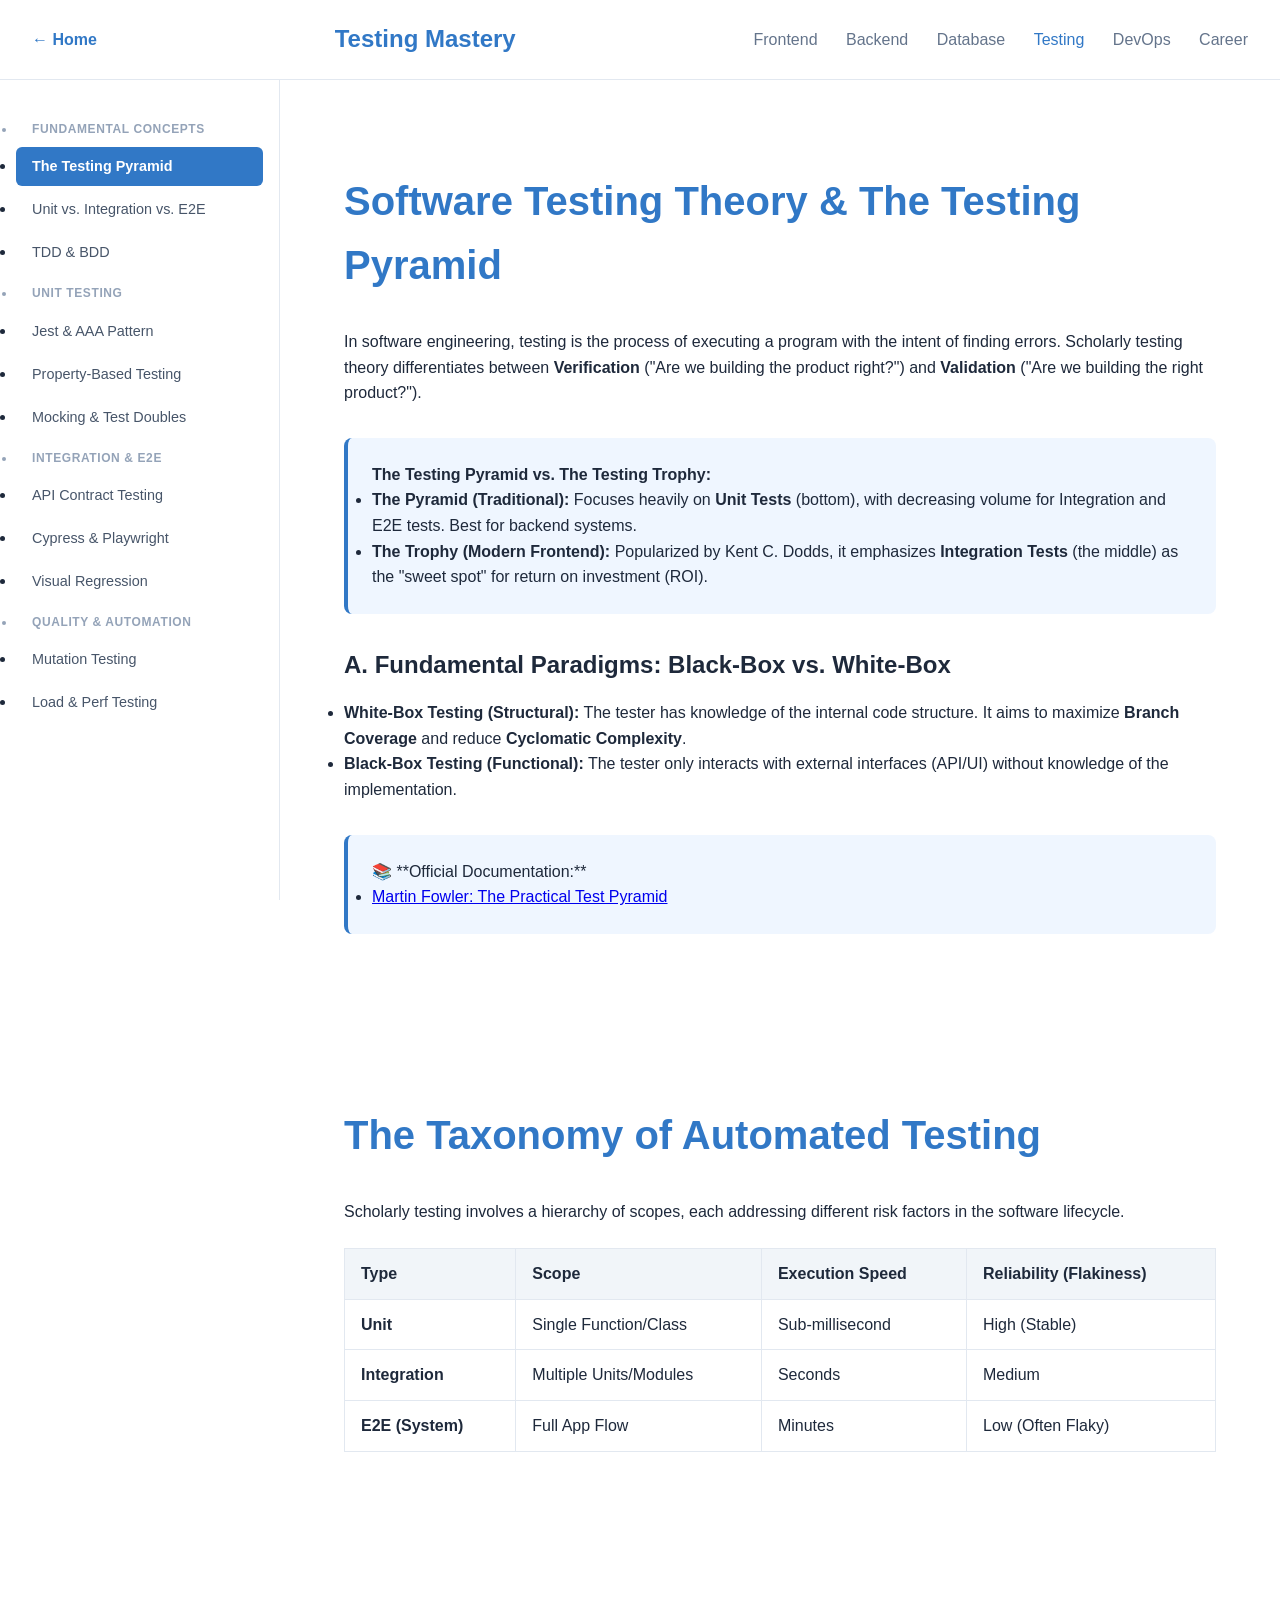
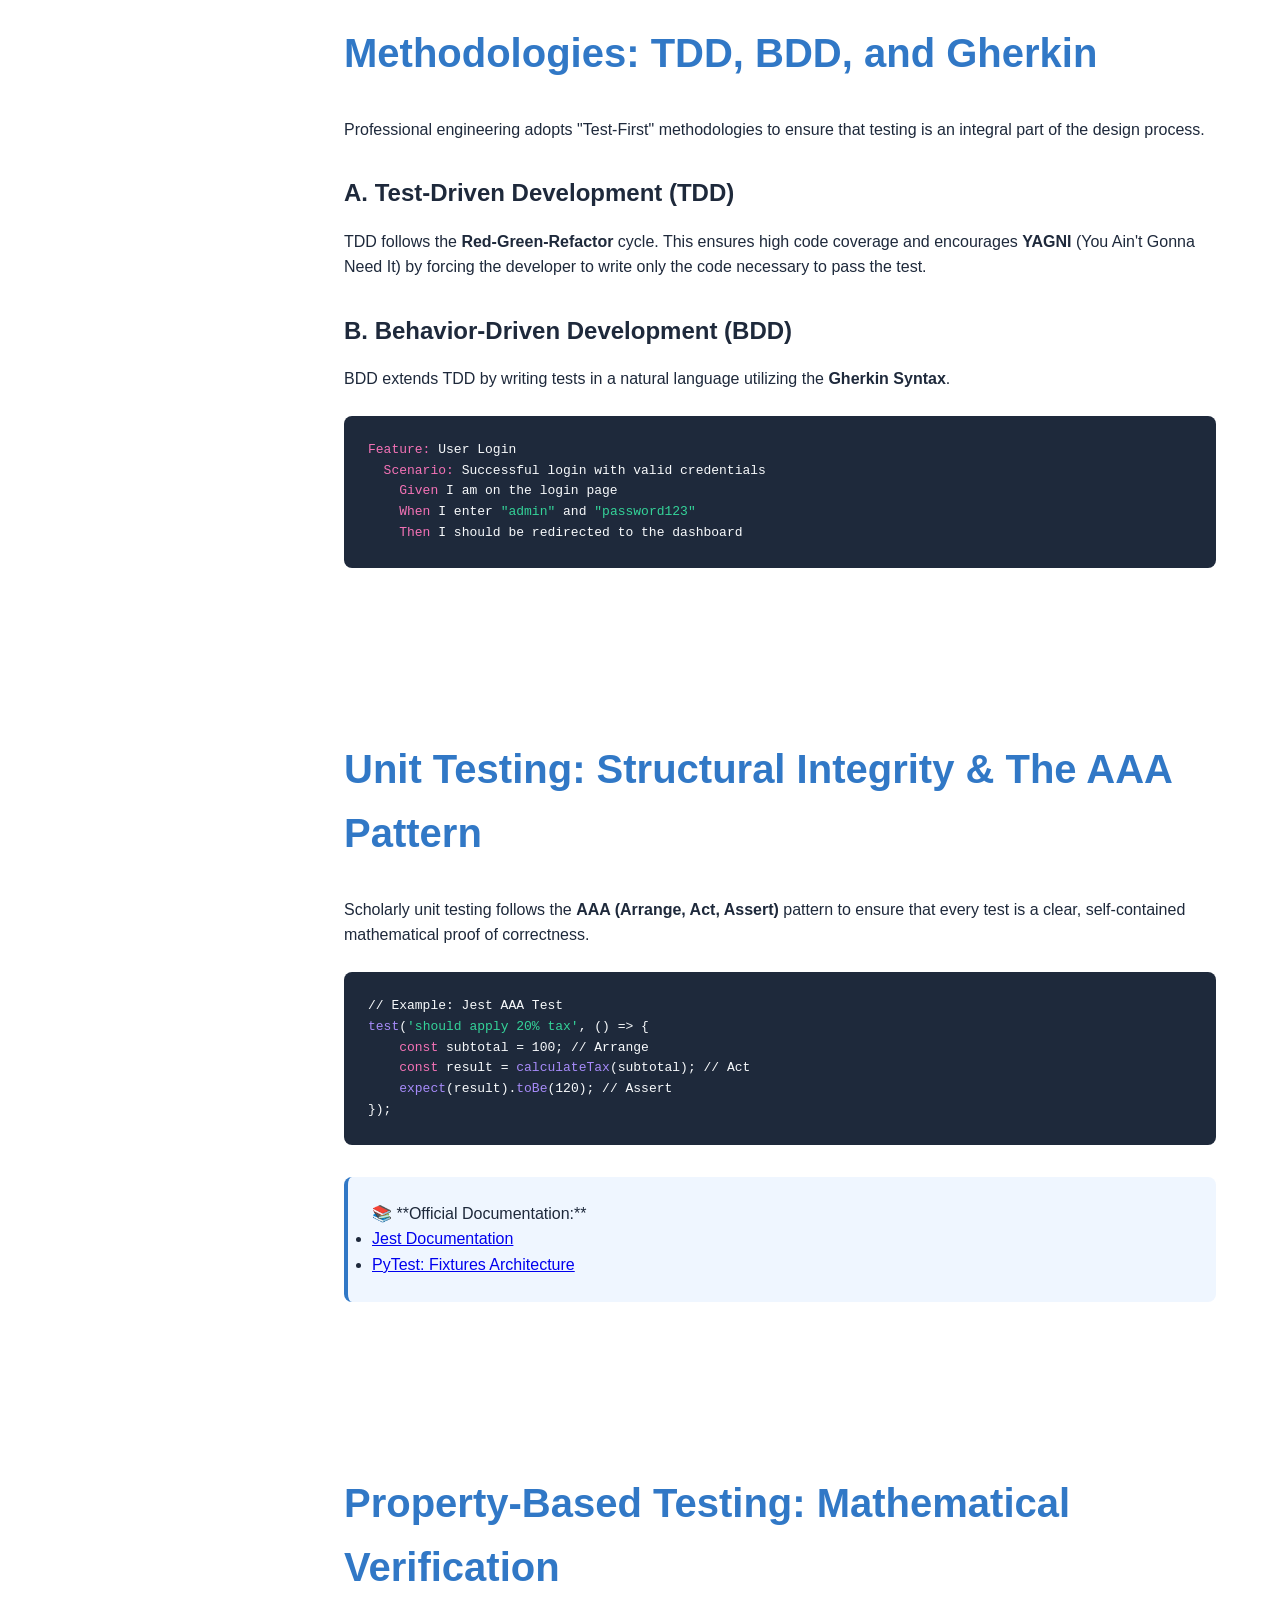
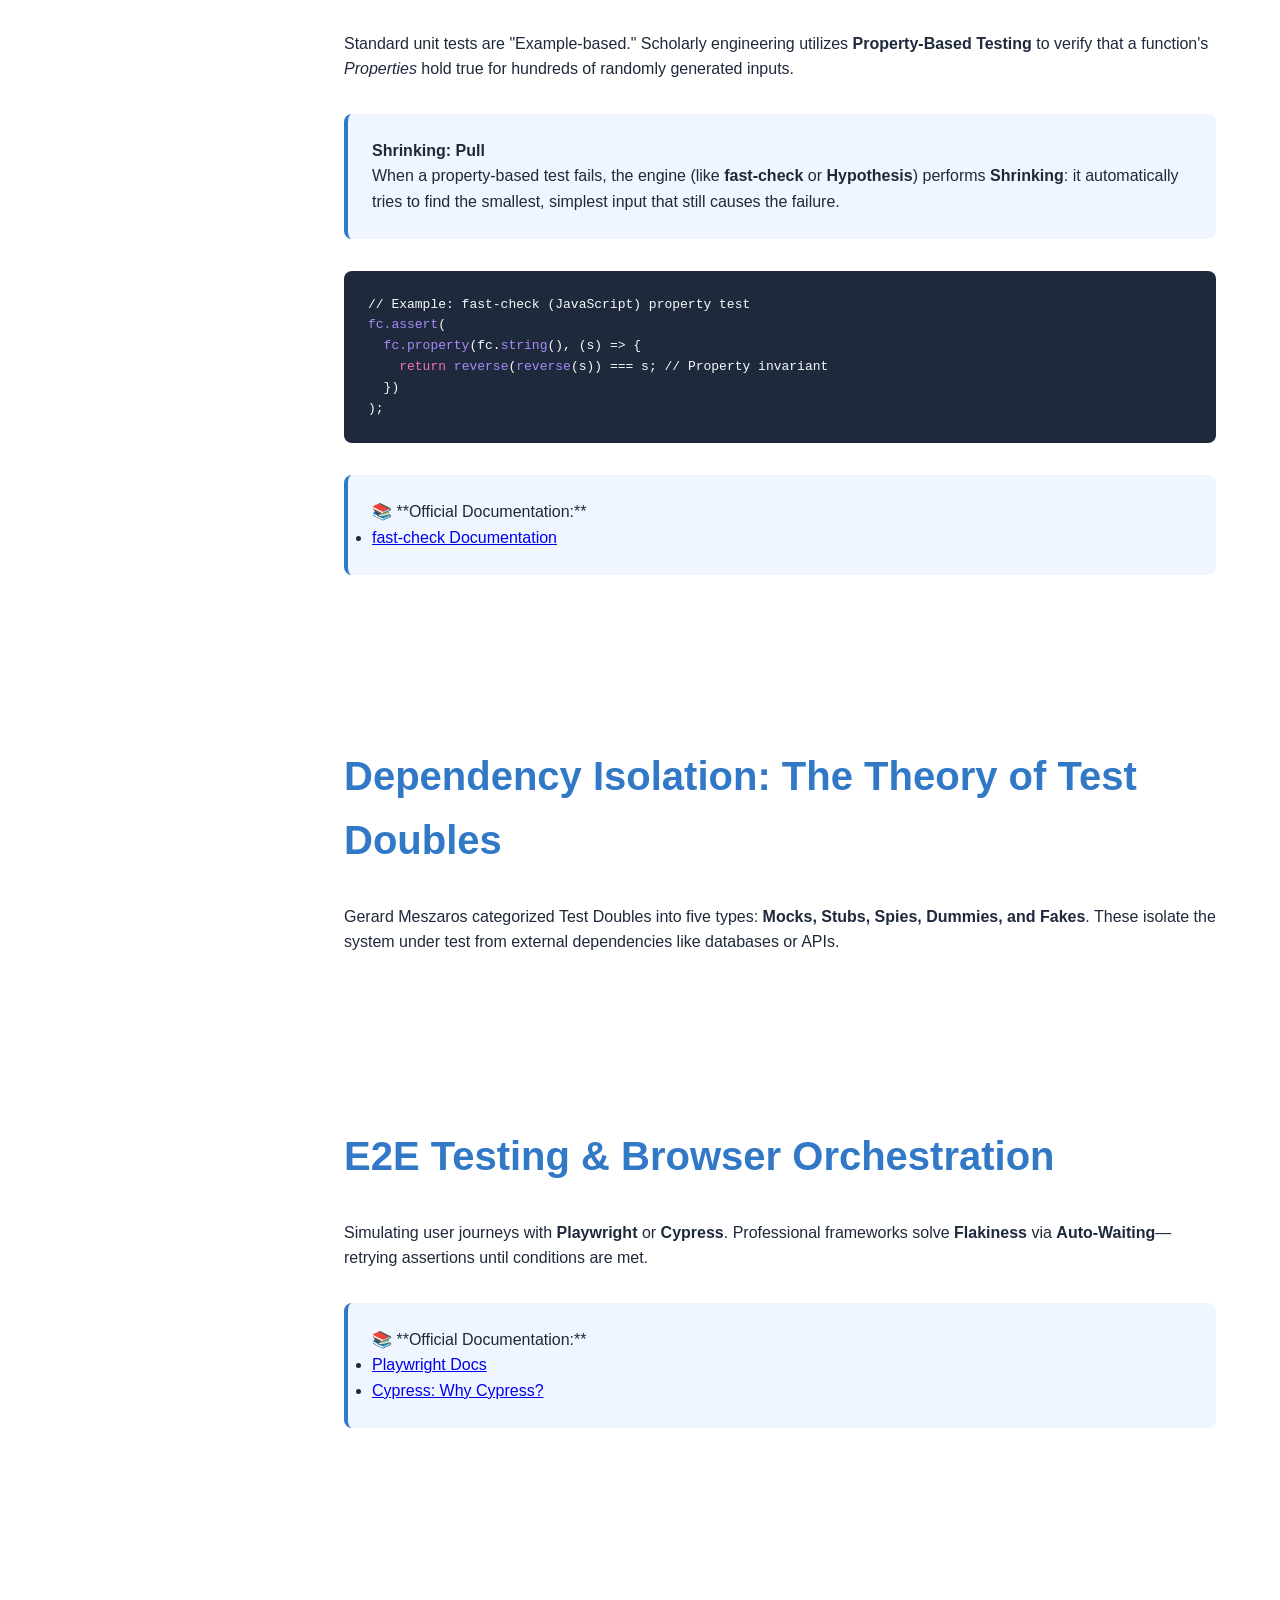
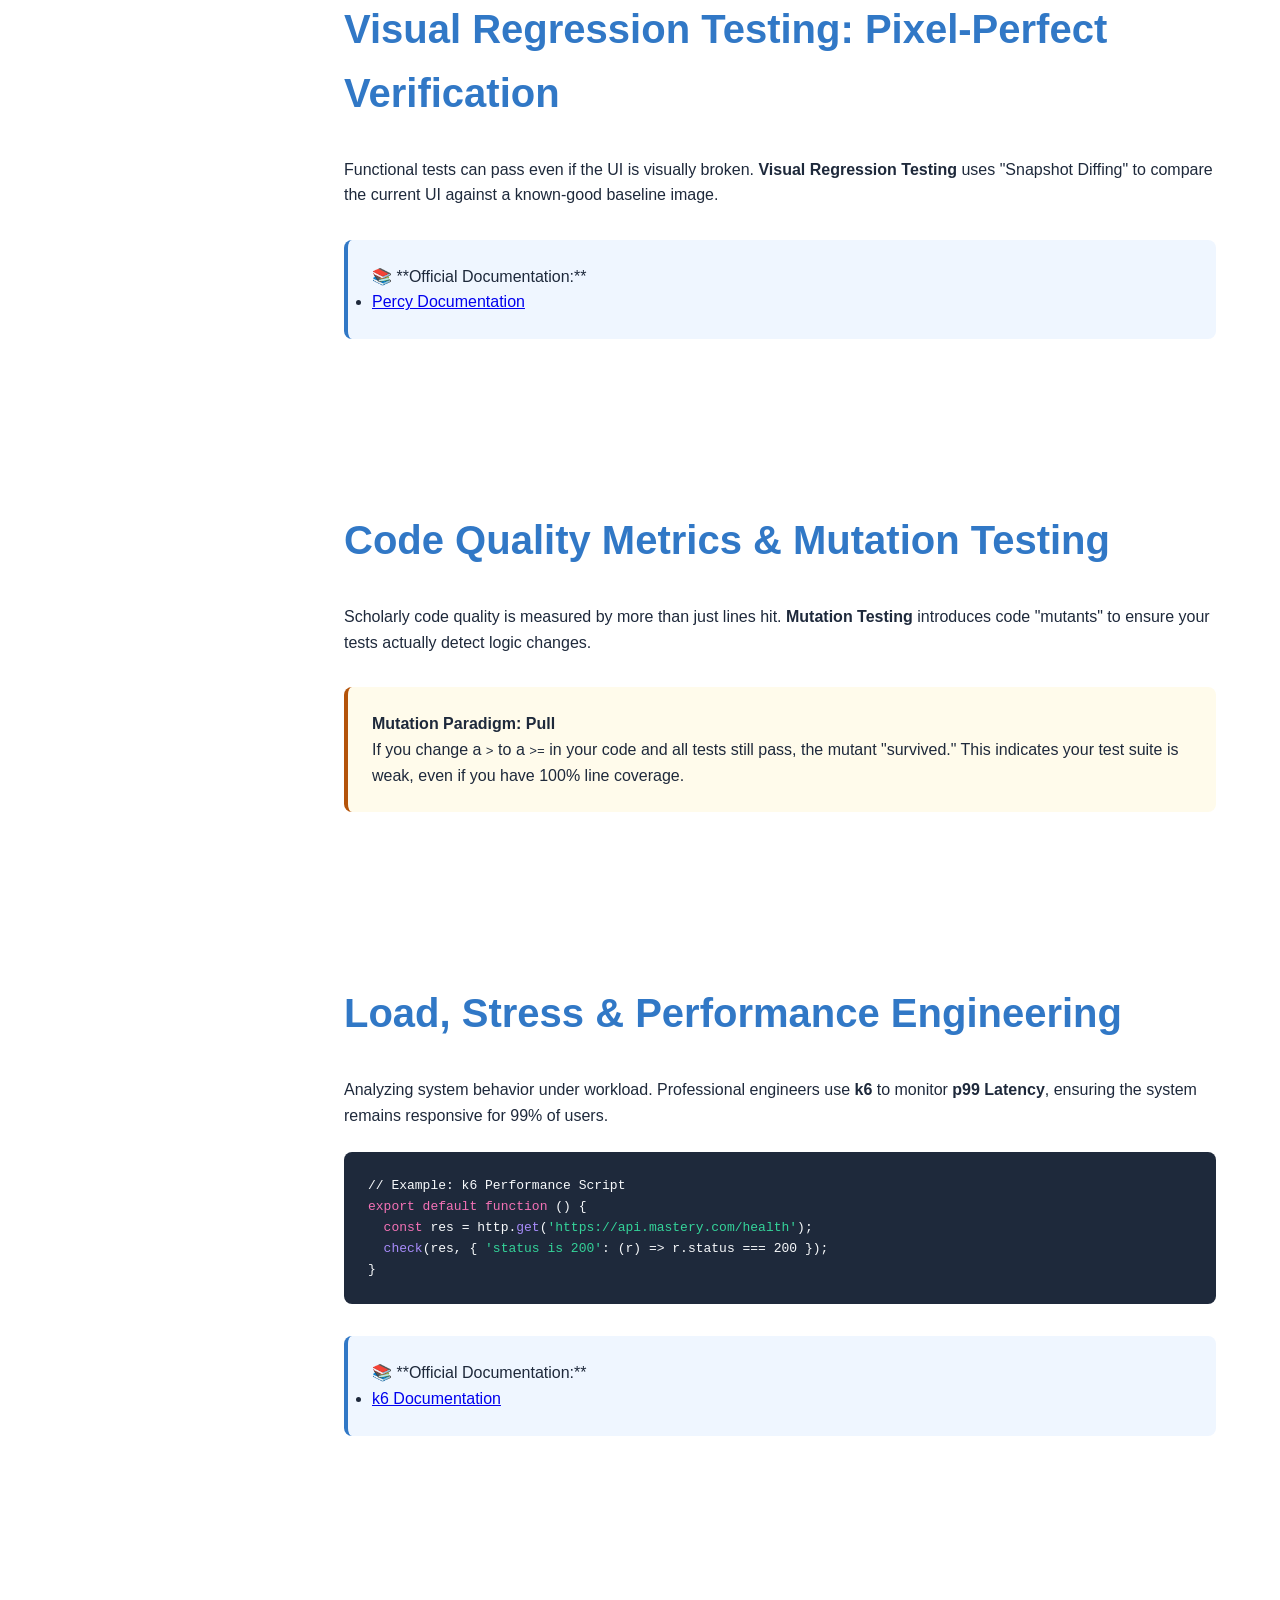
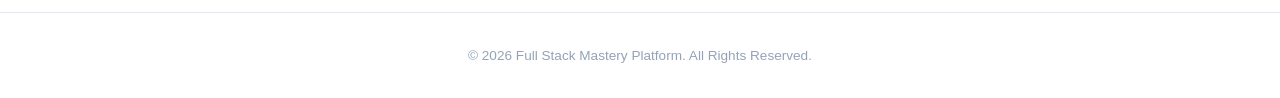
<file: testing.html>
<!DOCTYPE html>
<html lang="en">
<head>
    <meta charset="UTF-8">
    <meta name="viewport" content="width=device-width, initial-scale=1.0">
    <meta http-equiv="X-UA-Compatible" content="ie=edge">
    <title>Testing Mastery | Full Stack Platform</title>
    <link rel="stylesheet" href="style.css">
</head>
<body>
    <header class="main-header">
        <div class="header-container">
            <a href="index.html" class="back-link">← Home</a>
            <h1 class="site-title">Testing Mastery</h1>
            <nav class="top-nav">
                <a href="frontend.html">Frontend</a>
                <a href="backend.html">Backend</a>
                <a href="database.html">Database</a>
                <a href="testing.html" class="active">Testing</a>
                <a href="devops.html">DevOps</a>
                <a href="career.html">Career</a>
            </nav>
        </div>
    </header>

    <div class="app-container">
        <nav class="sidebar" id="sidebar">
            <ul class="nav-links">
                <li class="nav-group">Fundamental Concepts</li>
                <li><a href="#testing-pyramid" class="nav-link active">The Testing Pyramid</a></li>
                <li><a href="#test-types" class="nav-link">Unit vs. Integration vs. E2E</a></li>
                <li><a href="#tdd-approach" class="nav-link">TDD & BDD</a></li>
                <li class="nav-group">Unit Testing</li>
                <li><a href="#jest-js" class="nav-link">Jest & AAA Pattern</a></li>
                <li><a href="#property-based" class="nav-link">Property-Based Testing</a></li>
                <li><a href="#mocking-spying" class="nav-link">Mocking & Test Doubles</a></li>
                <li class="nav-group">Integration & E2E</li>
                <li><a href="#api-testing" class="nav-link">API Contract Testing</a></li>
                <li><a href="#cypress-playwright" class="nav-link">Cypress & Playwright</a></li>
                <li><a href="#visual-regression" class="nav-link">Visual Regression</a></li>
                <li class="nav-group">Quality & Automation</li>
                <li><a href="#code-coverage" class="nav-link">Mutation Testing</a></li>
                <li><a href="#load-testing" class="nav-link">Load & Perf Testing</a></li>
            </ul>
        </nav>

        <main class="content-area" id="content">
            <!-- 1. Testing Foundations -->
            <section id="testing-pyramid" class="lesson-section active">
                <h2>Software Testing Theory & The Testing Pyramid</h2>
                <p>In software engineering, testing is the process of executing a program with the intent of finding errors. Scholarly testing theory differentiates between <strong>Verification</strong> ("Are we building the product right?") and <strong>Validation</strong> ("Are we building the right product?").</p>
                
                <div class="note-box">
                    <strong>The Testing Pyramid vs. The Testing Trophy:</strong>
                    <ul>
                        <li><strong>The Pyramid (Traditional):</strong> Focuses heavily on <strong>Unit Tests</strong> (bottom), with decreasing volume for Integration and E2E tests. Best for backend systems.</li>
                        <li><strong>The Trophy (Modern Frontend):</strong> Popularized by Kent C. Dodds, it emphasizes <strong>Integration Tests</strong> (the middle) as the "sweet spot" for return on investment (ROI).</li>
                    </ul>
                </div>

                <h3>A. Fundamental Paradigms: Black-Box vs. White-Box</h3>
                <ul>
                    <li><strong>White-Box Testing (Structural):</strong> The tester has knowledge of the internal code structure. It aims to maximize <strong>Branch Coverage</strong> and reduce <strong>Cyclomatic Complexity</strong>.</li>
                    <li><strong>Black-Box Testing (Functional):</strong> The tester only interacts with external interfaces (API/UI) without knowledge of the implementation.</li>
                </ul>

                <div class="note-box">
                    📚 **Official Documentation:**
                    <ul>
                        <li><a href="https://martinfowler.com/articles/practical-test-pyramid.html">Martin Fowler: The Practical Test Pyramid</a></li>
                    </ul>
                </div>
            </section>

            <!-- 2. Test Types -->
            <section id="test-types" class="lesson-section">
                <h2>The Taxonomy of Automated Testing</h2>
                <p>Scholarly testing involves a hierarchy of scopes, each addressing different risk factors in the software lifecycle.</p>
                
                <table>
                    <thead>
                        <tr>
                            <th>Type</th>
                            <th>Scope</th>
                            <th>Execution Speed</th>
                            <th>Reliability (Flakiness)</th>
                        </tr>
                    </thead>
                    <tbody>
                        <tr>
                            <td><strong>Unit</strong></td>
                            <td>Single Function/Class</td>
                            <td>Sub-millisecond</td>
                            <td>High (Stable)</td>
                        </tr>
                        <tr>
                            <td><strong>Integration</strong></td>
                            <td>Multiple Units/Modules</td>
                            <td>Seconds</td>
                            <td>Medium</td>
                        </tr>
                        <tr>
                            <td><strong>E2E (System)</strong></td>
                            <td>Full App Flow</td>
                            <td>Minutes</td>
                            <td>Low (Often Flaky)</td>
                        </tr>
                    </tbody>
                </table>
            </section>

            <!-- 3. TDD/BDD -->
            <section id="tdd-approach" class="lesson-section">
                <h2>Methodologies: TDD, BDD, and Gherkin</h2>
                <p>Professional engineering adopts "Test-First" methodologies to ensure that testing is an integral part of the design process.</p>
                
                <h3>A. Test-Driven Development (TDD)</h3>
                <p>TDD follows the <strong>Red-Green-Refactor</strong> cycle. This ensures high code coverage and encourages <strong>YAGNI</strong> (You Ain't Gonna Need It) by forcing the developer to write only the code necessary to pass the test.</p>
                
                <h3>B. Behavior-Driven Development (BDD)</h3>
                <p>BDD extends TDD by writing tests in a natural language utilizing the <strong>Gherkin Syntax</strong>.</p>
                <div class="code-block">
                    <pre><code><span class="keyword">Feature:</span> User Login
  <span class="keyword">Scenario:</span> Successful login with valid credentials
    <span class="keyword">Given</span> I am on the login page
    <span class="keyword">When</span> I enter <span class="string">"admin"</span> and <span class="string">"password123"</span>
    <span class="keyword">Then</span> I should be redirected to the dashboard</code></pre>
                </div>
            </section>

            <!-- 4. Unit Testing -->
            <section id="jest-js" class="lesson-section">
                <h2>Unit Testing: Structural Integrity & The AAA Pattern</h2>
                <p>Scholarly unit testing follows the <strong>AAA (Arrange, Act, Assert)</strong> pattern to ensure that every test is a clear, self-contained mathematical proof of correctness.</p>
                
                <div class="code-block">
                    <pre><code><span class="comment">// Example: Jest AAA Test</span>
<span class="function">test</span>(<span class="string">'should apply 20% tax'</span>, () => {
    <span class="keyword">const</span> subtotal = <span class="number">100</span>; <span class="comment">// Arrange</span>
    <span class="keyword">const</span> result = <span class="function">calculateTax</span>(subtotal); <span class="comment">// Act</span>
    <span class="function">expect</span>(result).<span class="function">toBe</span>(<span class="number">120</span>); <span class="comment">// Assert</span>
});</code></pre>
                </div>

                <div class="note-box">
                    📚 **Official Documentation:**
                    <ul>
                        <li><a href="https://jestjs.io/docs/getting-started">Jest Documentation</a></li>
                        <li><a href="https://docs.pytest.org/en/7.1.x/explanation/fixtures.html">PyTest: Fixtures Architecture</a></li>
                    </ul>
                </div>
            </section>

            <!-- 5. Property-Based Testing (New) -->
            <section id="property-based" class="lesson-section">
                <h2>Property-Based Testing: Mathematical Verification</h2>
                <p>Standard unit tests are "Example-based." Scholarly engineering utilizes <strong>Property-Based Testing</strong> to verify that a function's <em>Properties</em> hold true for hundreds of randomly generated inputs.</p>
                
                <div class="note-box">
                    <strong>Shrinking: Pull</strong>
                    <p>When a property-based test fails, the engine (like <strong>fast-check</strong> or <strong>Hypothesis</strong>) performs <strong>Shrinking</strong>: it automatically tries to find the smallest, simplest input that still causes the failure.</p>
                </div>

                <div class="code-block">
                    <pre><code><span class="comment">// Example: fast-check (JavaScript) property test</span>
<span class="function">fc.assert</span>(
  <span class="function">fc.property</span>(fc.<span class="function">string</span>(), (s) => {
    <span class="keyword">return</span> <span class="function">reverse</span>(<span class="function">reverse</span>(s)) === s; <span class="comment">// Property invariant</span>
  })
);</code></pre>
                </div>

                <div class="note-box">
                    📚 **Official Documentation:**
                    <ul>
                        <li><a href="https://fast-check.dev/">fast-check Documentation</a></li>
                    </ul>
                </div>
            </section>

            <!-- 6. Mocking -->
            <section id="mocking-spying" class="lesson-section">
                <h2>Dependency Isolation: The Theory of Test Doubles</h2>
                <p>Gerard Meszaros categorized Test Doubles into five types: <strong>Mocks, Stubs, Spies, Dummies, and Fakes</strong>. These isolate the system under test from external dependencies like databases or APIs.</p>
            </section>

            <!-- 7. Integration & E2E -->
            <section id="cypress-playwright" class="lesson-section">
                <h2>E2E Testing & Browser Orchestration</h2>
                <p>Simulating user journeys with <strong>Playwright</strong> or <strong>Cypress</strong>. Professional frameworks solve <strong>Flakiness</strong> via <strong>Auto-Waiting</strong>—retrying assertions until conditions are met.</p>
                
                <div class="note-box">
                    📚 **Official Documentation:**
                    <ul>
                        <li><a href="https://playwright.dev/docs/intro">Playwright Docs</a></li>
                        <li><a href="https://docs.cypress.io/guides/overview/why-cypress">Cypress: Why Cypress?</a></li>
                    </ul>
                </div>
            </section>

            <!-- 8. Visual Regression (New) -->
            <section id="visual-regression" class="lesson-section">
                <h2>Visual Regression Testing: Pixel-Perfect Verification</h2>
                <p>Functional tests can pass even if the UI is visually broken. <strong>Visual Regression Testing</strong> uses "Snapshot Diffing" to compare the current UI against a known-good baseline image.</p>
                
                <div class="note-box">
                    📚 **Official Documentation:**
                    <ul>
                        <li><a href="https://docs.percy.io/">Percy Documentation</a></li>
                    </ul>
                </div>
            </section>

            <!-- 9. Mutation Testing -->
            <section id="code-coverage" class="lesson-section">
                <h2>Code Quality Metrics & Mutation Testing</h2>
                <p>Scholarly code quality is measured by more than just lines hit. <strong>Mutation Testing</strong> introduces code "mutants" to ensure your tests actually detect logic changes.</p>
                
                <div class="pro-tip-box">
                    <strong>Mutation Paradigm: Pull</strong>
                    <p>If you change a <code>></code> to a <code>>=</code> in your code and all tests still pass, the mutant "survived." This indicates your test suite is weak, even if you have 100% line coverage.</p>
                </div>
            </section>

            <!-- 10. Load Testing -->
            <section id="load-testing" class="lesson-section">
                <h2>Load, Stress & Performance Engineering</h2>
                <p>Analyzing system behavior under workload. Professional engineers use <strong>k6</strong> to monitor <strong>p99 Latency</strong>, ensuring the system remains responsive for 99% of users.</p>
                
                <div class="code-block">
                    <pre><code><span class="comment">// Example: k6 Performance Script</span>
<span class="keyword">export default</span> <span class="keyword">function</span> () {
  <span class="keyword">const</span> res = http.<span class="function">get</span>(<span class="string">'https://api.mastery.com/health'</span>);
  <span class="function">check</span>(res, { <span class="string">'status is 200'</span>: (r) => r.status === <span class="number">200</span> });
}</code></pre>
                </div>

                <div class="note-box">
                    📚 **Official Documentation:**
                    <ul>
                        <li><a href="https://k6.io/docs/">k6 Documentation</a></li>
                    </ul>
                </div>
            </section>
        </main>
    </div>

    <footer class="main-footer">
        <p>&copy; 2026 Full Stack Mastery Platform. All Rights Reserved.</p>
    </footer>

    <script src="script.js"></script>
</body>
</html>
</file>
<file: style.css>
/* Global Styles & Variables */
:root {
    --primary-color: #3178c6;
    --secondary-color: #f1f5f9;
    --text-color: #1e293b;
    --border-color: #e2e8f0;
    --header-height: 80px;
    --sidebar-width: 280px;
    --pro-tip-color: #b45309;
    --pro-tip-bg: #fffbeb;
    --font-family: 'Segoe UI', Roboto, Helvetica, Arial, sans-serif;
    --accent-color: #0ea5e9;
}

* { box-sizing: border-box; margin: 0; padding: 0; }

body {
    font-family: var(--font-family);
    line-height: 1.6;
    color: var(--text-color);
    background-color: #fff;
}

/* Header & Top Navigation */
.main-header {
    height: var(--header-height);
    background-color: white;
    border-bottom: 1px solid var(--border-color);
    display: flex;
    align-items: center;
    position: sticky;
    top: 0;
    z-index: 1000;
}

.header-container {
    max-width: 1400px;
    margin: 0 auto;
    padding: 0 2rem;
    display: flex;
    justify-content: space-between;
    align-items: center;
    width: 100%;
}

.site-title {
    font-size: 1.5rem;
    color: var(--primary-color);
    text-decoration: none;
    font-weight: 800;
}

.top-nav a {
    text-decoration: none;
    color: #64748b;
    margin-left: 1.5rem;
    font-weight: 500;
    transition: color 0.2s;
}

.top-nav a:hover, .top-nav a.active {
    color: var(--primary-color);
}

.back-link {
    text-decoration: none;
    color: var(--primary-color);
    font-weight: 600;
    margin-right: 1.5rem;
}

/* Home Page Hero */
.home-page .hero-section {
    padding: 4rem 2rem;
    max-width: 1400px;
    margin: 0 auto;
    text-align: center;
}

.hero-content h1 {
    font-size: 3.5rem;
    margin-bottom: 1rem;
    color: var(--primary-color);
}

.hero-content p {
    font-size: 1.25rem;
    color: #64748b;
    max-width: 800px;
    margin: 0 auto 3rem;
}

/* Full Stack Map Diagram */
.stack-map-container {
    background: var(--secondary-color);
    padding: 3rem;
    border-radius: 16px;
    margin-bottom: 4rem;
}

.stack-diagram {
    display: flex;
    flex-direction: column;
    gap: 1rem;
    margin-top: 2rem;
    position: relative;
}

.diagram-layer {
    padding: 0.75rem;
    border-radius: 8px;
    font-weight: 600;
    text-align: center;
    font-size: 0.9rem;
    border: 2px dashed #94a3b8;
}

.devops-layer { background: #fee2e2; color: #b91c1c; border-color: #f87171; }
.testing-layer { background: #ecfdf5; color: #047857; border-color: #34d399; }

.diagram-flow {
    display: flex;
    justify-content: space-around;
    align-items: center;
    padding: 2rem 0;
}

.flow-node {
    background: white;
    padding: 1.5rem;
    border-radius: 12px;
    box-shadow: 0 4px 6px -1px rgba(0,0,0,0.1);
    min-width: 160px;
    border: 2px solid var(--border-color);
}

.node-label { display: block; font-weight: 700; color: var(--primary-color); }
.node-tech { font-size: 0.8rem; color: #64748b; }

.flow-arrow { font-size: 1.5rem; color: #94a3b8; }

/* Domain Grid Cards */
.domain-grid {
    display: grid;
    grid-template-columns: repeat(auto-fit, minmax(300px, 1fr));
    gap: 2rem;
}

.domain-card {
    text-decoration: none;
    color: inherit;
    background: white;
    padding: 2rem;
    border-radius: 12px;
    border: 1px solid var(--border-color);
    transition: transform 0.3s, box-shadow 0.3s;
}

.domain-card:hover {
    transform: translateY(-5px);
    box-shadow: 0 10px 15px -3px rgba(0,0,0,0.1);
    border-color: var(--primary-color);
}

.card-icon { font-size: 2.5rem; margin-bottom: 1rem; }
.domain-card h3 { margin-bottom: 0.5rem; color: var(--primary-color); }
.domain-card p { font-size: 0.95rem; color: #64748b; }

/* Lesson Page Layout (App Layout) */
.app-container {
    display: flex;
    max-width: 1400px;
    margin: 0 auto;
    min-height: calc(100vh - var(--header-height) - 60px);
}

.sidebar {
    width: var(--sidebar-width);
    background: white;
    border-right: 1px solid var(--border-color);
    padding: 2rem 1rem;
    height: calc(100vh - var(--header-height));
    position: sticky;
    top: var(--header-height);
    overflow-y: auto;
}

.nav-group {
    padding: 0.5rem 1rem;
    font-size: 0.75rem;
    text-transform: uppercase;
    color: #94a3b8;
    letter-spacing: 0.05em;
    font-weight: 700;
}

.nav-link {
    display: block;
    padding: 0.5rem 1rem;
    text-decoration: none;
    color: #475569;
    border-radius: 6px;
    margin-bottom: 0.25rem;
    transition: all 0.2s;
    font-size: 0.9rem;
}

.nav-link:hover { background: var(--secondary-color); }
.nav-link.active {
    background: var(--primary-color);
    color: white;
    font-weight: 600;
}

/* Content & Lesson Styling */
.content-area {
    flex: 1;
    padding: 3rem 4rem;
    max-width: 1000px;
    position: relative;
}

/* Scrollspy Support: All sections visible in scholarly mode */
.lesson-section { 
    display: block; 
    margin-bottom: 8rem;
    padding-top: 2rem;
    border-top: 1px solid transparent;
}

.lesson-section h2 { 
    position: sticky;
    top: calc(var(--header-height) + 10px);
    background: white;
    padding: 0.5rem 0;
    z-index: 10;
}

/* Reading Progress Bar */
.progress-container {
    position: fixed;
    top: var(--header-height);
    left: 0;
    width: 100%;
    height: 4px;
    background: transparent;
    z-index: 1001;
}

.progress-bar {
    height: 100%;
    background: var(--accent-color);
    width: 0%;
    transition: width 0.1s;
}

/* Global Search Styling */
.search-container {
    position: relative;
    width: 400px;
    margin: 0 2rem;
}

#global-search {
    width: 100%;
    padding: 0.6rem 1rem;
    border-radius: 9999px;
    border: 1px solid var(--border-color);
    background: var(--secondary-color);
    font-size: 0.9rem;
    outline: none;
    transition: all 0.2s;
}

#global-search:focus {
    background: white;
    border-color: var(--primary-color);
    box-shadow: 0 0 0 3px rgba(49, 120, 198, 0.1);
}

.search-results-dropdown {
    position: absolute;
    top: 100%;
    left: 0;
    right: 0;
    background: white;
    border-radius: 8px;
    box-shadow: 0 10px 15px -3px rgba(0,0,0,0.1);
    margin-top: 0.5rem;
    max-height: 400px;
    overflow-y: auto;
    z-index: 1100;
    display: none;
}

.search-result-item {
    padding: 1rem;
    border-bottom: 1px solid var(--border-color);
    cursor: pointer;
    text-decoration: none;
    display: block;
    color: inherit;
}

.search-result-item:hover { background: var(--secondary-color); }
.search-result-item .result-title { font-weight: 700; color: var(--primary-color); display: block; }
.search-result-item .result-snippet { font-size: 0.8rem; color: #64748b; }

/* Scholarly Tooltips */
.term-tooltip {
    border-bottom: 1px dashed var(--primary-color);
    cursor: help;
    position: relative;
    display: inline-block;
}

/* Learning Path Viz */
.learning-path-viz {
    display: flex;
    justify-content: center;
    align-items: center;
    gap: 1.5rem;
    padding: 2rem 0;
}

.path-node {
    background: white;
    padding: 1.5rem;
    border-radius: 12px;
    border: 2px solid var(--border-color);
    width: 220px;
    text-align: center;
    transition: all 0.3s;
}

.path-node:hover { border-color: var(--primary-color); transform: translateY(-3px); }
.node-title { display: block; font-weight: 800; color: var(--primary-color); margin-bottom: 0.5rem; }
.node-desc { font-size: 0.75rem; color: #64748b; line-height: 1.2; }
.path-arrow { color: #94a3b8; font-weight: 900; }

.pedagogy-section {
    max-width: 800px;
    margin: 0 auto 4rem;
    text-align: center;
}

.pedagogy-section h2 { font-size: 2rem; margin-bottom: 1rem; }
.pedagogy-section p { color: #475569; font-style: italic; }

@keyframes fadeIn { from { opacity: 0; } to { opacity: 1; } }

h2 { font-size: 2.5rem; margin-bottom: 1.5rem; color: var(--primary-color); }
h3 { margin: 2rem 0 1rem; font-size: 1.5rem; }

.pro-tip-box, .note-box {
    padding: 1.5rem;
    border-radius: 8px;
    margin: 2rem 0;
    border-left: 4px solid;
}

.pro-tip-box { background: var(--pro-tip-bg); border-color: var(--pro-tip-color); }
.note-box { background: #eff6ff; border-color: var(--primary-color); }

.code-block {
    background: #1e293b;
    color: #f8fafc;
    padding: 1.5rem;
    border-radius: 8px;
    margin: 1.5rem 0;
    overflow-x: auto;
    font-family: 'Consolas', monospace;
}

/* Syntax Highlighting */
.keyword { color: #f472b6; }
.type { color: #60a5fa; }
.literal { color: #fbbf24; }
.string { color: #34d399; }
.function { color: #a78bfa; }

/* Table Styling */
table {
    width: 100%;
    border-collapse: collapse;
    margin: 1.5rem 0;
}

th, td {
    padding: 0.75rem 1rem;
    border: 1px solid var(--border-color);
    text-align: left;
}

th { background: var(--secondary-color); }

/* Footer */
.main-footer {
    padding: 2rem;
    text-align: center;
    border-top: 1px solid var(--border-color);
    font-size: 0.85rem;
    color: #94a3b8;
}

/* Responsive */
@media (max-width: 768px) {
    .top-nav { display: none; }
    .hero-content h1 { font-size: 2.5rem; }
    .diagram-flow { flex-direction: column; gap: 1rem; }
    .flow-arrow { transform: rotate(90deg); }
    .app-container { flex-direction: column; }
    .sidebar { width: 100%; height: auto; position: relative; top: 0; border-right: none; border-bottom: 1px solid var(--border-color); }
    .content-area { padding: 2rem; }
}
</file>
